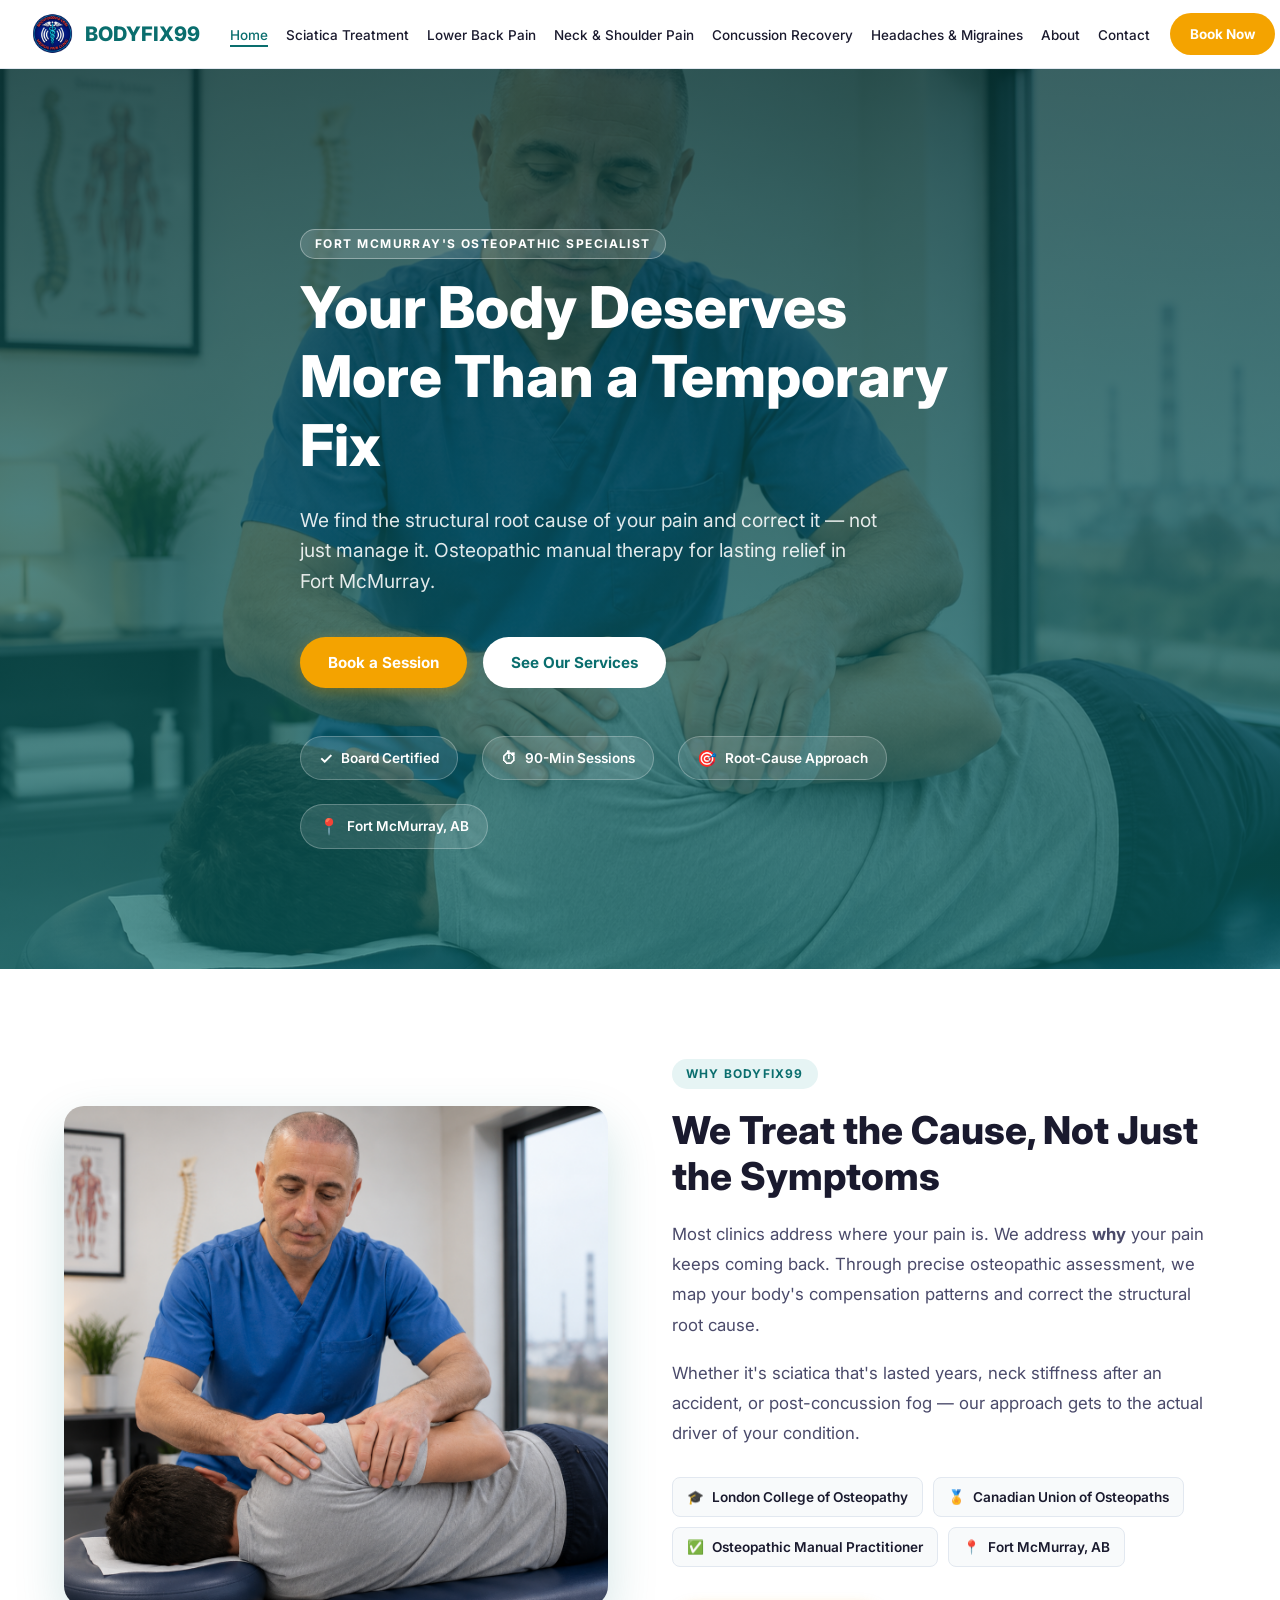
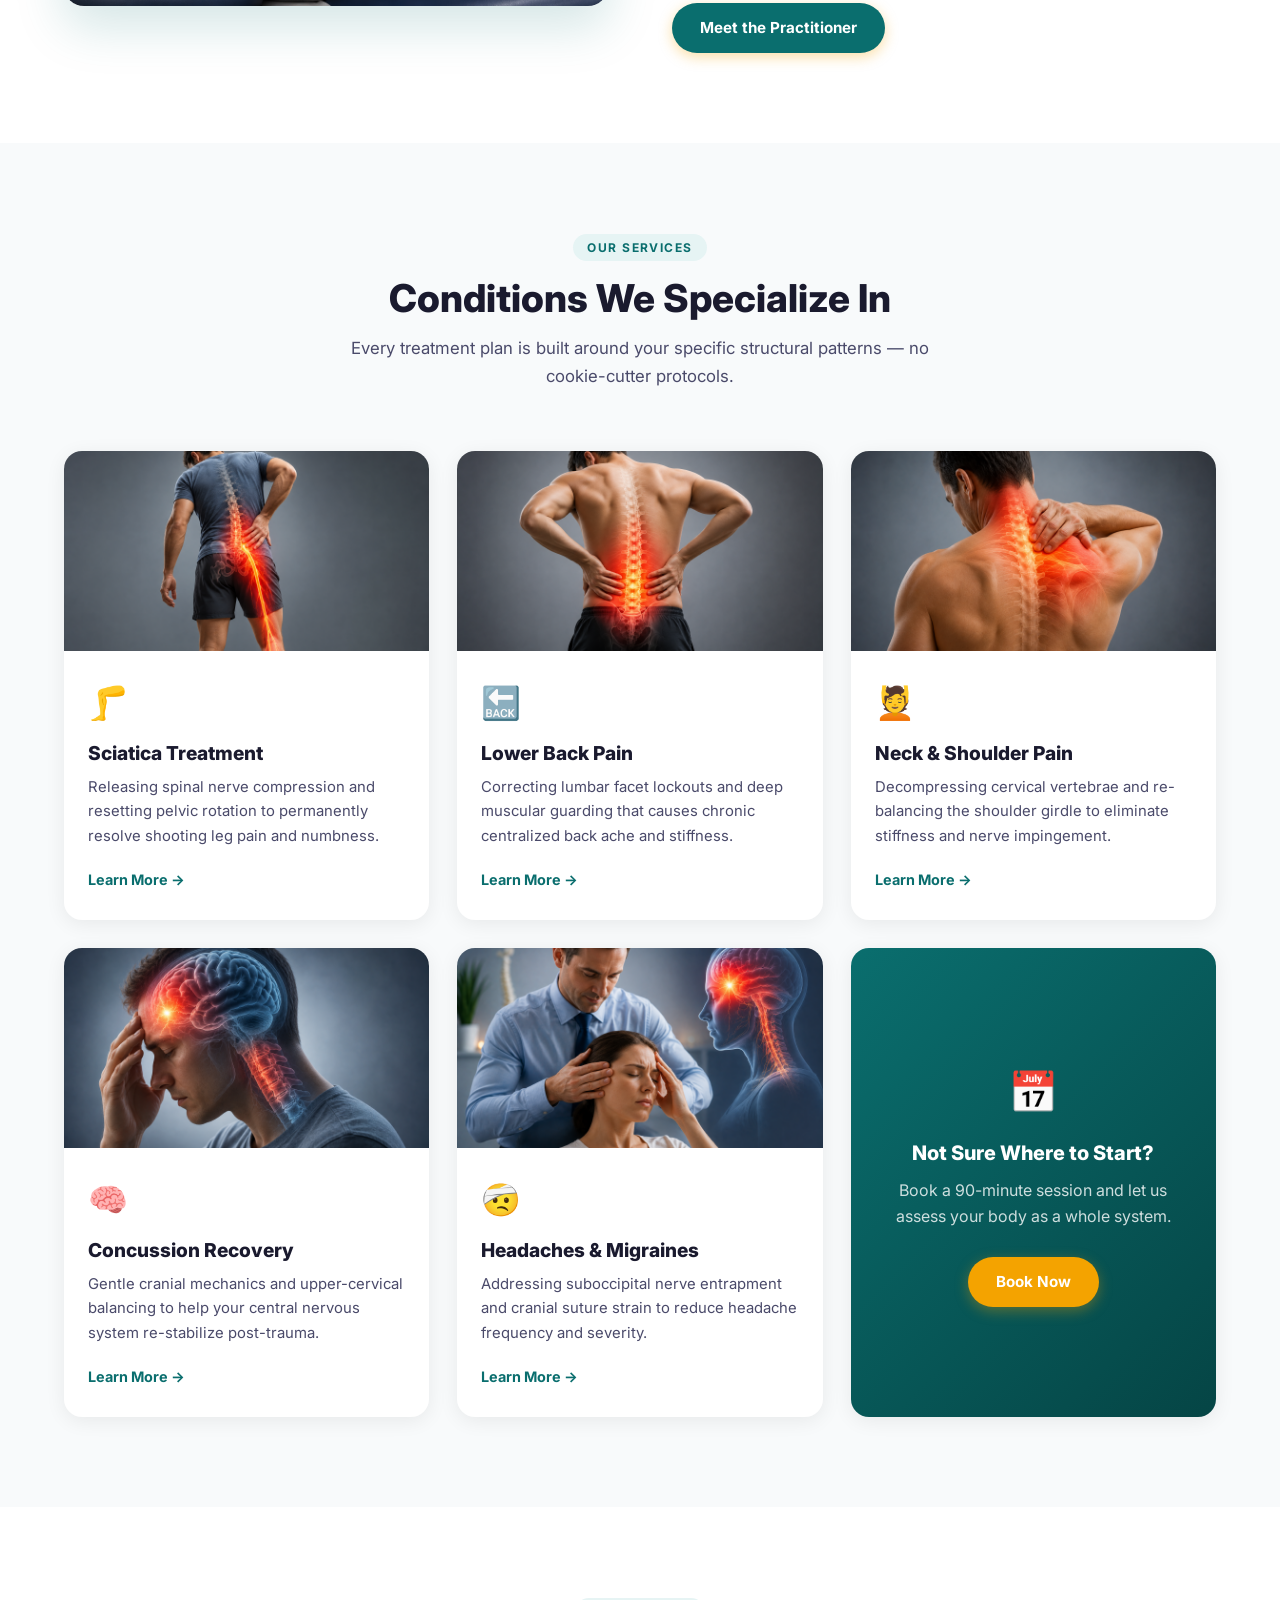
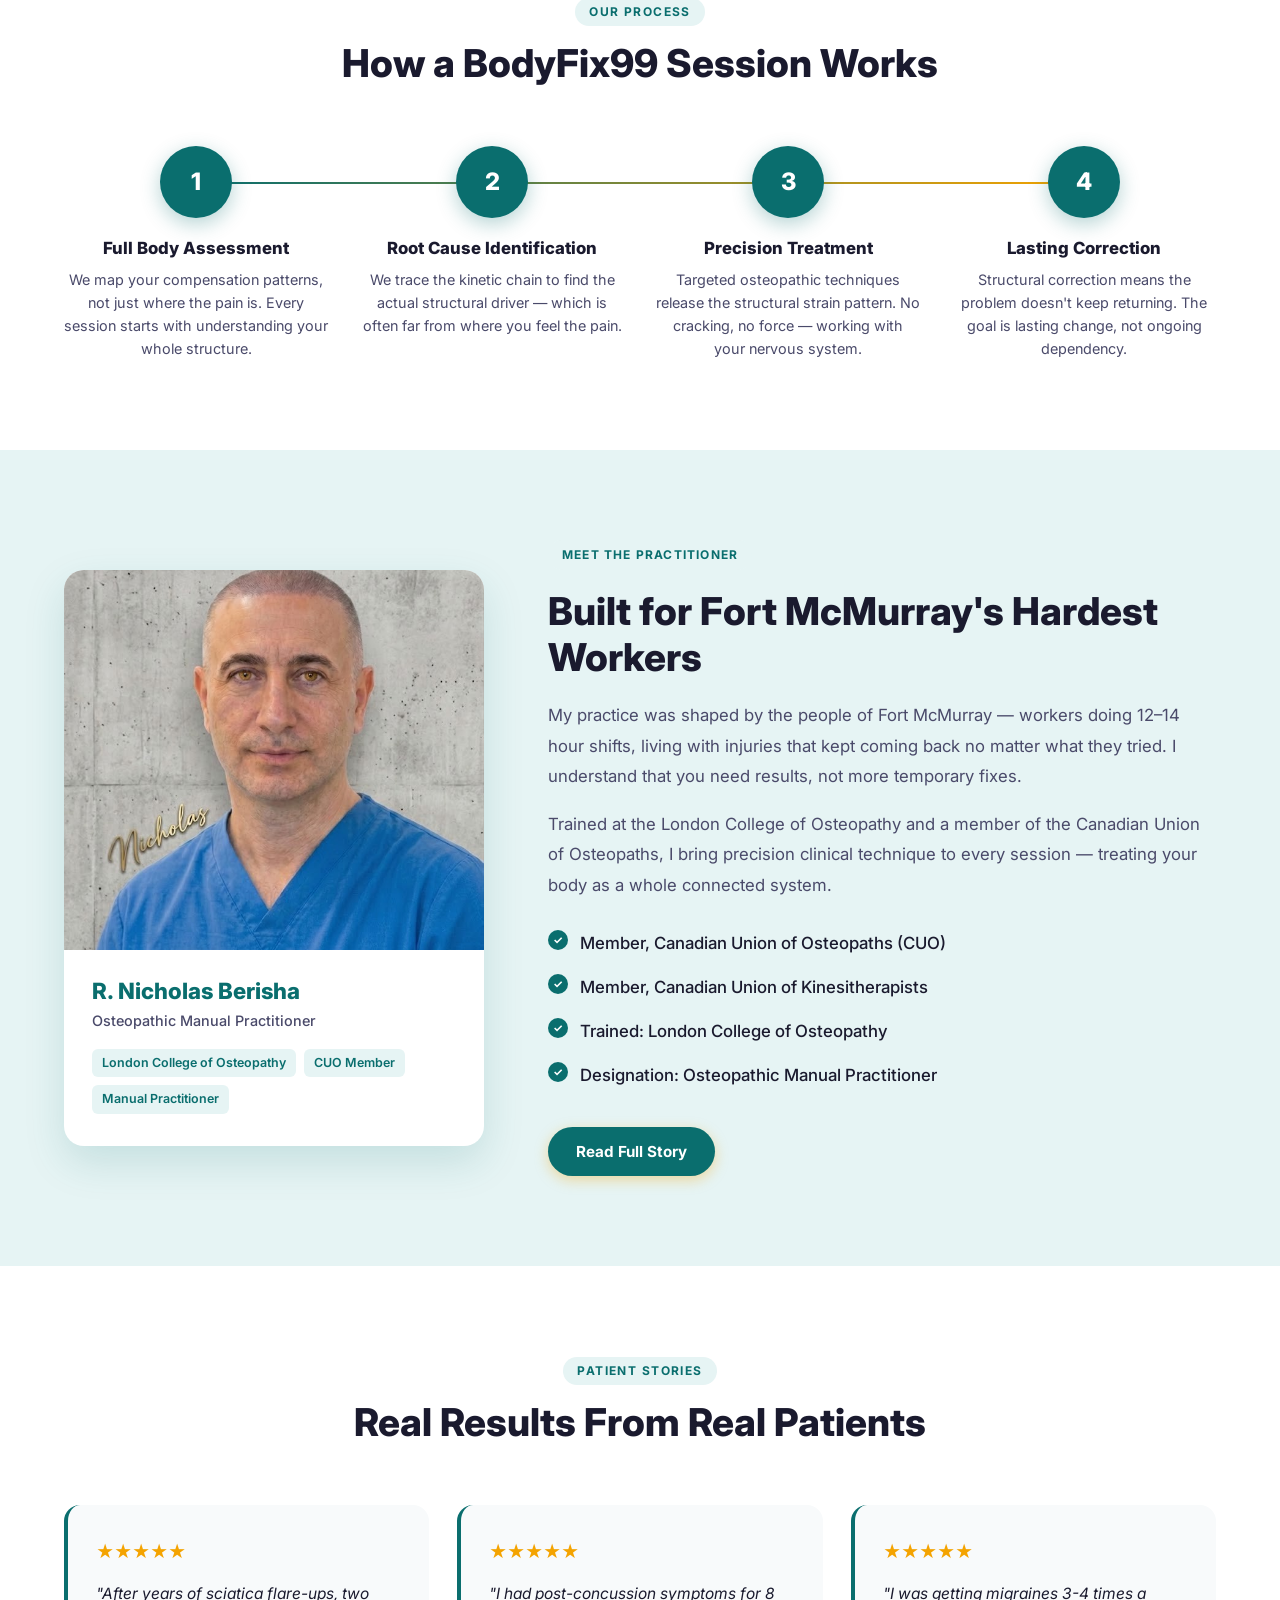
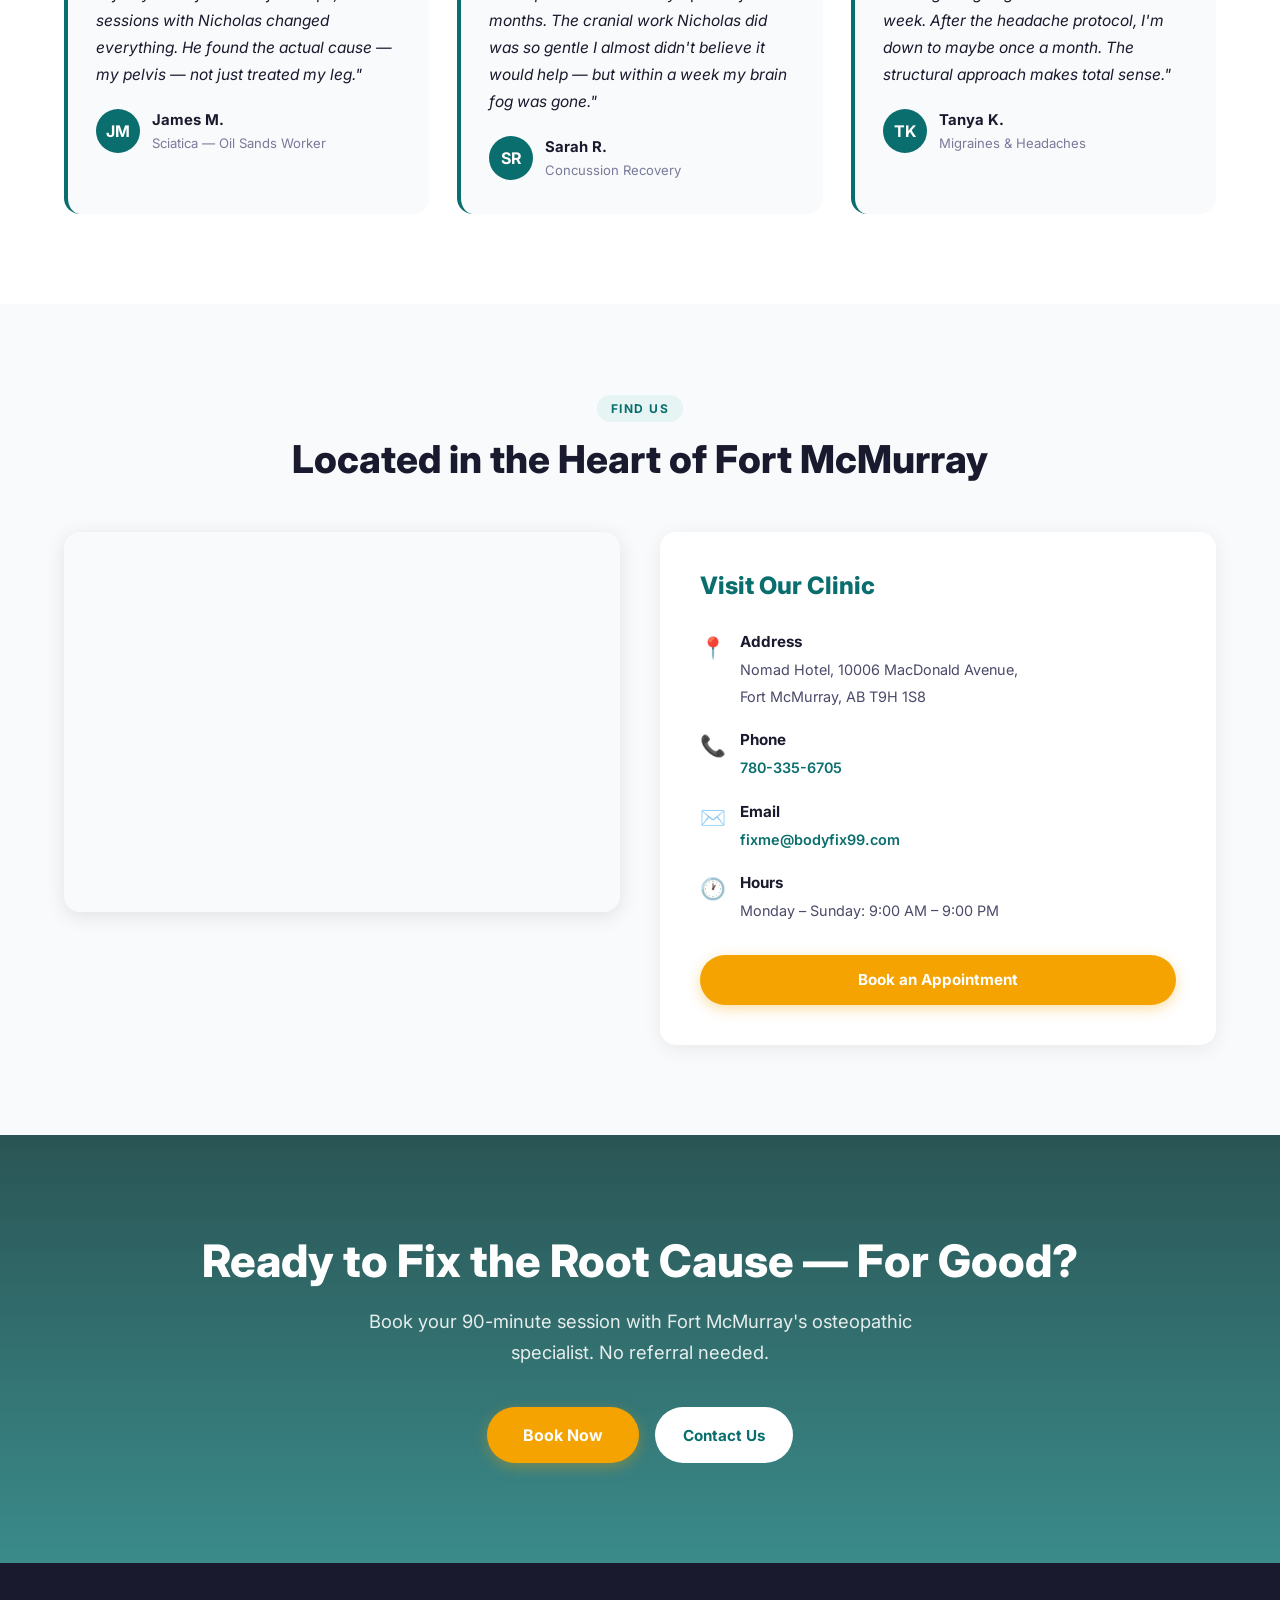
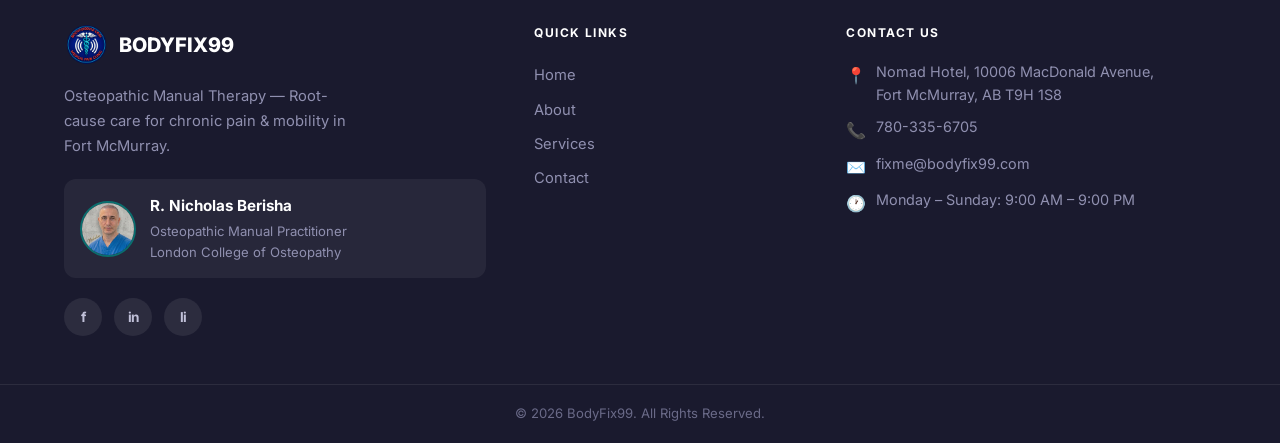
<file: index.html>
<!DOCTYPE html>
<html lang="en">

<head>
  <meta charset="UTF-8" />
  <meta name="viewport" content="width=device-width, initial-scale=1.0" />
  <title>BodyFix99 | Osteopathic Manual Therapy Fort McMurray</title>
  <meta name="description"
    content="Root-cause osteopathic care for chronic pain, sciatica, neck & shoulder pain, concussion recovery and migraines in Fort McMurray, AB." />
  <meta name="keywords"
    content="osteopath Fort McMurray, chronic pain relief Alberta, sciatica treatment, neck pain, concussion recovery, BodyFix99" />
  <meta name="robots" content="index, follow" />
  <meta property="og:title" content="BodyFix99 | Osteopathic Manual Therapy Fort McMurray" />
  <meta property="og:description"
    content="Root-cause osteopathic care for chronic pain, sciatica, neck & shoulder pain, concussion recovery and migraines in Fort McMurray." />
  <meta property="og:type" content="website" />
  <link rel="canonical" href="https://bodyfix99.ca/" />
  <link rel="icon" type="image/png"
    href="images/logo.png" />
  <link rel="preconnect" href="https://fonts.googleapis.com" />
  <link rel="preconnect" href="https://fonts.gstatic.com" crossorigin />
  <link rel="stylesheet" href="css/style.css" />

  <style>
    /* ── Hero Section ── */
    .hero-bg {
      min-height: 100vh;
      display: flex;
      align-items: center;
      position: relative;
      background:
        linear-gradient(rgba(5, 55, 55, 0.78), rgba(10, 110, 110, 0.65)),
        url('images/home.png') center / cover no-repeat;
      padding: 120px 0 80px;
    }

    .hero-bg .hero-content {
      max-width: 680px;
    }

    .hero-bg h1 {
      color: #fff;
      margin-bottom: 24px;
      font-size: clamp(2.4rem, 5vw, 3.6rem);
    }

    .hero-bg .hero-sub {
      color: rgba(255, 255, 255, 0.88);
      font-size: 1.2rem;
      margin-bottom: 40px;
    }

    .hero-trust-bar {
      display: flex;
      gap: 24px;
      flex-wrap: wrap;
      margin-top: 48px;
    }

    .trust-pill {
      display: flex;
      align-items: center;
      gap: 8px;
      background: rgba(255, 255, 255, 0.12);
      border: 1px solid rgba(255, 255, 255, 0.25);
      border-radius: 999px;
      padding: 8px 18px;
      color: #fff;
      font-size: .85rem;
      font-weight: 600;
    }

    .trust-pill span {
      font-size: 1rem;
    }

    /* ── Stats Bar ── */
    .stats-bar {
      background: #0a6e6e;
      padding: 32px 0;
    }

    .stats-inner {
      display: flex;
      justify-content: space-around;
      flex-wrap: wrap;
      gap: 24px;
      text-align: center;
    }

    .stat-item {
      color: #fff;
    }

    .stat-number {
      font-size: 2.4rem;
      font-weight: 800;
      color: #f4a300;
      line-height: 1;
      margin-bottom: 6px;
    }

    .stat-label {
      font-size: .85rem;
      color: rgba(255, 255, 255, 0.8);
      font-weight: 500;
    }

    /* ── Intro Split ── */
    .intro-section {
      padding: 90px 0;
      background: #fff;
    }

    .intro-grid {
      display: grid;
      grid-template-columns: 1fr 1fr;
      gap: 64px;
      align-items: center;
    }

    .intro-img {
      border-radius: 20px;
      box-shadow: 0 20px 50px rgba(10, 110, 110, 0.18);
      width: 100%;
      object-fit: cover;
      height: 500px;
    }

    .intro-tag {
      display: inline-block;
      font-size: .75rem;
      font-weight: 700;
      letter-spacing: .1em;
      text-transform: uppercase;
      color: #0a6e6e;
      background: #e6f4f4;
      padding: 5px 14px;
      border-radius: 999px;
      margin-bottom: 18px;
    }

    .intro-text h2 {
      margin-bottom: 20px;
    }

    .intro-text p {
      color: #4a4a6a;
      line-height: 1.8;
      margin-bottom: 18px;
      font-size: 1.05rem;
    }

    .cred-row {
      display: flex;
      flex-wrap: wrap;
      gap: 10px;
      margin-top: 28px;
    }

    .cred-badge {
      display: flex;
      align-items: center;
      gap: 8px;
      background: #f8fafb;
      border: 1px solid #e2e8f0;
      border-radius: 8px;
      padding: 8px 14px;
      font-size: .85rem;
      font-weight: 600;
      color: #1a1a2e;
    }

    .cred-badge span {
      color: #0a6e6e;
    }

    @media (max-width: 900px) {
      .intro-grid {
        grid-template-columns: 1fr;
        gap: 36px;
      }

      .intro-img {
        height: 320px;
      }
    }

    /* ── Services Section ── */
    .services-home {
      padding: 90px 0;
      background: #f8fafb;
    }

    .services-home .section-header {
      text-align: center;
      margin-bottom: 60px;
    }

    .services-home .section-header h2 {
      margin-bottom: 14px;
    }

    .services-home .section-header p {
      color: #4a4a6a;
      max-width: 580px;
      margin: 0 auto;
      font-size: 1.05rem;
    }

    .services-cards {
      display: grid;
      grid-template-columns: repeat(3, 1fr);
      gap: 28px;
    }

    .svc-card {
      background: #fff;
      border-radius: 18px;
      overflow: hidden;
      box-shadow: 0 4px 20px rgba(0, 0, 0, .07);
      transition: transform .28s ease, box-shadow .28s ease;
      display: flex;
      flex-direction: column;
    }

    .svc-card:hover {
      transform: translateY(-6px);
      box-shadow: 0 12px 32px rgba(10, 110, 110, .15);
    }

    .svc-card-img {
      width: 100%;
      height: 200px;
      object-fit: cover;
      display: block;
    }

    .svc-card-body {
      padding: 26px 24px 28px;
      flex: 1;
      display: flex;
      flex-direction: column;
    }

    .svc-icon {
      font-size: 2rem;
      margin-bottom: 12px;
    }

    .svc-card-body h3 {
      font-size: 1.2rem;
      color: #1a1a2e;
      margin-bottom: 10px;
    }

    .svc-card-body p {
      color: #4a4a6a;
      font-size: .93rem;
      line-height: 1.65;
      flex: 1;
      margin-bottom: 20px;
    }

    .svc-link {
      display: inline-flex;
      align-items: center;
      gap: 6px;
      color: #0a6e6e;
      font-weight: 700;
      font-size: .9rem;
    }

    .svc-link:hover {
      text-decoration: underline;
    }

    @media (max-width: 900px) {
      .services-cards {
        grid-template-columns: repeat(2, 1fr);
      }
    }

    @media (max-width: 580px) {
      .services-cards {
        grid-template-columns: 1fr;
      }
    }

    /* ── How It Works ── */
    .how-section {
      padding: 90px 0;
      background: #fff;
    }

    .how-section .section-header {
      text-align: center;
      margin-bottom: 60px;
    }

    .how-steps {
      display: grid;
      grid-template-columns: repeat(4, 1fr);
      gap: 32px;
      position: relative;
    }

    .how-steps::before {
      content: '';
      position: absolute;
      top: 36px;
      left: 12%;
      right: 12%;
      height: 2px;
      background: linear-gradient(90deg, #0a6e6e, #f4a300);
      z-index: 0;
    }

    .how-step {
      text-align: center;
      position: relative;
      z-index: 1;
    }

    .how-step-num {
      width: 72px;
      height: 72px;
      border-radius: 50%;
      background: #0a6e6e;
      color: #fff;
      font-size: 1.5rem;
      font-weight: 800;
      display: flex;
      align-items: center;
      justify-content: center;
      margin: 0 auto 20px;
      box-shadow: 0 6px 20px rgba(10, 110, 110, .3);
    }

    .how-step h3 {
      font-size: 1.05rem;
      color: #1a1a2e;
      margin-bottom: 10px;
    }

    .how-step p {
      font-size: .9rem;
      color: #4a4a6a;
      line-height: 1.6;
    }

    @media (max-width: 768px) {
      .how-steps {
        grid-template-columns: repeat(2, 1fr);
      }

      .how-steps::before {
        display: none;
      }
    }

    @media (max-width: 480px) {
      .how-steps {
        grid-template-columns: 1fr;
      }
    }

    /* ── Practitioner Section ── */
    .practitioner-section {
      padding: 90px 0;
      background: #e6f4f4;
    }

    .practitioner-grid {
      display: grid;
      grid-template-columns: 420px 1fr;
      gap: 64px;
      align-items: center;
    }

    .practitioner-card {
      background: #fff;
      border-radius: 20px;
      overflow: hidden;
      box-shadow: 0 16px 40px rgba(10, 110, 110, .15);
    }

    .practitioner-card img {
      width: 100%;
      height: 380px;
      object-fit: cover;
      display: block;
    }

    .practitioner-card-info {
      padding: 28px 28px 32px;
    }

    .practitioner-card-info h3 {
      font-size: 1.4rem;
      color: #0a6e6e;
      margin-bottom: 4px;
    }

    .practitioner-card-info .title {
      font-size: .9rem;
      color: #4a4a6a;
      margin-bottom: 16px;
      font-weight: 500;
    }

    .practitioner-card-info .badges {
      display: flex;
      flex-wrap: wrap;
      gap: 8px;
    }

    .p-badge {
      font-size: .78rem;
      font-weight: 600;
      color: #0a6e6e;
      background: #e6f4f4;
      border-radius: 6px;
      padding: 4px 10px;
    }

    .practitioner-text h2 {
      margin-bottom: 20px;
    }

    .practitioner-text p {
      color: #4a4a6a;
      font-size: 1.05rem;
      line-height: 1.8;
      margin-bottom: 18px;
    }

    .pract-points {
      display: flex;
      flex-direction: column;
      gap: 14px;
      margin: 28px 0 36px;
    }

    .pract-point {
      display: flex;
      gap: 12px;
      align-items: flex-start;
    }

    .pract-point .dot {
      width: 20px;
      height: 20px;
      border-radius: 50%;
      background: #0a6e6e;
      color: #fff;
      font-size: .7rem;
      display: flex;
      align-items: center;
      justify-content: center;
      flex-shrink: 0;
      margin-top: 2px;
      font-weight: 700;
    }

    .pract-point p {
      color: #1a1a2e;
      font-weight: 500;
      margin: 0;
    }

    @media (max-width: 960px) {
      .practitioner-grid {
        grid-template-columns: 1fr;
        gap: 40px;
      }

      .practitioner-card img {
        height: 280px;
      }
    }

    /* ── Testimonials ── */
    .testimonials-section {
      padding: 90px 0;
      background: #fff;
    }

    .testimonials-section .section-header {
      text-align: center;
      margin-bottom: 60px;
    }

    .testimonials-grid {
      display: grid;
      grid-template-columns: repeat(3, 1fr);
      gap: 28px;
    }

    .testi-card {
      background: #f8fafb;
      border-radius: 16px;
      padding: 32px 28px;
      border-left: 4px solid #0a6e6e;
      position: relative;
    }

    .testi-stars {
      color: #f4a300;
      font-size: 1.1rem;
      margin-bottom: 14px;
    }

    .testi-card blockquote {
      color: #1a1a2e;
      font-size: .97rem;
      line-height: 1.75;
      font-style: italic;
      margin-bottom: 20px;
    }

    .testi-author {
      display: flex;
      align-items: center;
      gap: 12px;
    }

    .testi-avatar {
      width: 44px;
      height: 44px;
      border-radius: 50%;
      background: #0a6e6e;
      color: #fff;
      display: flex;
      align-items: center;
      justify-content: center;
      font-weight: 700;
      font-size: 1rem;
      flex-shrink: 0;
    }

    .testi-name {
      font-weight: 700;
      color: #1a1a2e;
      font-size: .93rem;
    }

    .testi-condition {
      font-size: .82rem;
      color: #7a7a9a;
    }

    @media (max-width: 900px) {
      .testimonials-grid {
        grid-template-columns: 1fr;
      }
    }

    @media (max-width: 600px) {
      .testimonials-grid {
        grid-template-columns: 1fr;
      }
    }

    /* ── Location ── */
    .location-home {
      padding: 90px 0;
      background: #f8fafb;
    }

    .location-home .section-header {
      text-align: center;
      margin-bottom: 50px;
    }

    .location-home-grid {
      display: grid;
      grid-template-columns: 1fr 1fr;
      gap: 40px;
      align-items: start;
    }

    .location-home-grid iframe {
      width: 100%;
      height: 380px;
      border: none;
      border-radius: 16px;
      box-shadow: 0 4px 20px rgba(0, 0, 0, .1);
      display: block;
    }

    .location-info-card {
      background: #fff;
      border-radius: 16px;
      padding: 40px;
      box-shadow: 0 4px 20px rgba(0, 0, 0, .07);
    }

    .location-info-card h3 {
      font-size: 1.5rem;
      color: #0a6e6e;
      margin-bottom: 28px;
    }

    .loc-rows {
      display: flex;
      flex-direction: column;
      gap: 18px;
      margin-bottom: 32px;
    }

    .loc-row {
      display: flex;
      gap: 14px;
      align-items: flex-start;
    }

    .loc-row .icon {
      font-size: 1.3rem;
      flex-shrink: 0;
      margin-top: 2px;
    }

    .loc-row-text strong {
      display: block;
      color: #1a1a2e;
      font-size: .95rem;
      margin-bottom: 2px;
    }

    .loc-row-text span {
      color: #4a4a6a;
      font-size: .9rem;
    }

    .loc-row-text a {
      color: #0a6e6e;
      font-weight: 600;
    }

    @media (max-width: 900px) {
      .location-home-grid {
        grid-template-columns: 1fr;
      }
    }

    /* ── Final CTA ── */
    .final-cta {
      padding: 100px 0;
      background:
        linear-gradient(rgba(5, 55, 55, 0.85), rgba(10, 110, 110, 0.80)),
        url('https://images.unsplash.com/photo-1519823551278-64ac92734fb1?w=1400&q=80') center / cover no-repeat;
      text-align: center;
    }

    .final-cta h2 {
      color: #fff;
      font-size: clamp(2rem, 4vw, 2.8rem);
      margin-bottom: 18px;
    }

    .final-cta p {
      color: rgba(255, 255, 255, 0.88);
      font-size: 1.15rem;
      max-width: 580px;
      margin: 0 auto 40px;
    }

    .cta-btns {
      display: flex;
      gap: 16px;
      justify-content: center;
      flex-wrap: wrap;
    }

    .btn-white {
      display: inline-flex;
      align-items: center;
      justify-content: center;
      background: #fff;
      color: #0a6e6e;
      font-weight: 700;
      font-size: .95rem;
      padding: 13px 28px;
      border-radius: 999px;
      border: none;
      cursor: pointer;
      min-height: 44px;
      transition: all .28s ease;
    }

    .btn-white:hover {
      background: #e6f4f4;
      transform: translateY(-2px);
    }
  </style>
</head>

<body>

  <!-- ══ HEADER ══════════════════════════════════════════════ -->
  <header class="site-header" id="site-header">
    <div class="header-inner">
      <a class="header-logo" href="index.html">
        <img
          src="images/logo.png"
          alt="BodyFix99 Logo" height="45" onerror="this.style.display='none'">
        <span>BODYFIX99</span>
      </a>
      <nav class="header-nav">
        <ul>
          <li><a href="index.html" class="active">Home</a></li>
          <li><a href="sciatica-treatment.html">Sciatica Treatment</a></li>
          <li><a href="lower-back-pain.html">Lower Back Pain</a></li>
          <li><a href="neck-shoulder-pain.html">Neck &amp; Shoulder Pain</a></li>
          <li><a href="concussion-recovery.html">Concussion Recovery</a></li>
          <li><a href="headaches-migraines.html">Headaches &amp; Migraines</a></li>
          <li><a href="about.html">About</a></li>
          <li><a href="contact.html">Contact</a></li>
        </ul>
      </nav>
      <div class="header-cta">
        <a href="https://ramizosteopath.setmore.com/r" target="_blank" class="btn-booknow">Book Now</a>
      </div>
      <button class="nav-hamburger" aria-label="Toggle navigation" aria-expanded="false">☰</button>
    </div>
  </header>

  <main>

    <!-- ══ HERO ══════════════════════════════════════════════ -->
    <section class="hero-bg">
      <div class="container">
        <div class="hero-content">
          <span class="section-tag"
            style="background:rgba(255,255,255,0.15);color:#fff;border:1px solid rgba(255,255,255,0.35);">Fort
            McMurray's Osteopathic Specialist</span>
          <h1>Your Body Deserves More Than a Temporary Fix</h1>
          <p class="hero-sub">We find the structural root cause of your pain and correct it — not just manage it.
            Osteopathic manual therapy for lasting relief in Fort McMurray.</p>
          <div style="display:flex;gap:16px;flex-wrap:wrap;">
            <a href="https://ramizosteopath.setmore.com/r" target="_blank" class="btn-accent"
              style="background:#f4a300;color:#fff;">Book a Session</a>
            <a href="#services" class="btn-white">See Our Services</a>
          </div>
          <div class="hero-trust-bar">
            <div class="trust-pill"><span>✓</span> Board Certified</div>
            <div class="trust-pill"><span>⏱</span> 90-Min Sessions</div>
            <div class="trust-pill"><span>🎯</span> Root-Cause Approach</div>
            <div class="trust-pill"><span>📍</span> Fort McMurray, AB</div>
          </div>
        </div>
      </div>
    </section>

    <!-- ══ STATS BAR ════════════════════════════════════════ -->

    <!-- ══ INTRO / ABOUT ════════════════════════════════════ -->
    <section class="intro-section">
      <div class="container">
        <div class="intro-grid">
          <div>
            <img src="images/home.png"
              alt="Osteopathic treatment session" class="intro-img" loading="lazy">
          </div>
          <div class="intro-text">
            <span class="intro-tag">Why BodyFix99</span>
            <h2>We Treat the Cause, Not Just the Symptoms</h2>
            <p>Most clinics address where your pain is. We address <strong>why</strong> your pain keeps coming back.
              Through precise osteopathic assessment, we map your body's compensation patterns and correct the
              structural root cause.</p>
            <p>Whether it's sciatica that's lasted years, neck stiffness after an accident, or post-concussion fog — our
              approach gets to the actual driver of your condition.</p>
            <div class="cred-row">
              <div class="cred-badge"><span>🎓</span> London College of Osteopathy</div>
              <div class="cred-badge"><span>🏅</span> Canadian Union of Osteopaths</div>
              <div class="cred-badge"><span>✅</span> Osteopathic Manual Practitioner</div>
              <div class="cred-badge"><span>📍</span> Fort McMurray, AB</div>
            </div>
            <div style="margin-top:36px;">
              <a href="about.html" class="btn-accent" style="background:#0a6e6e;color:#fff;">Meet the Practitioner</a>
            </div>
          </div>
        </div>
      </div>
    </section>

    <!-- ══ SERVICES ══════════════════════════════════════════ -->
    <section class="services-home" id="services">
      <div class="container">
        <div class="section-header">
          <span class="section-tag">Our Services</span>
          <h2>Conditions We Specialize In</h2>
          <p>Every treatment plan is built around your specific structural patterns — no cookie-cutter protocols.</p>
        </div>
        <div class="services-cards">

          <div class="svc-card">
            <img src="images/t2.png" alt="Sciatica Treatment" class="svc-card-img" loading="lazy">
            <div class="svc-card-body">
              <div class="svc-icon">🦵</div>
              <h3>Sciatica Treatment</h3>
              <p>Releasing spinal nerve compression and resetting pelvic rotation to permanently resolve shooting leg
                pain and numbness.</p>
              <a href="sciatica-treatment.html" class="svc-link">Learn More →</a>
            </div>
          </div>

          <div class="svc-card">
            <img src="images/t3.png" alt="Lower Back Pain" class="svc-card-img" loading="lazy">
            <div class="svc-card-body">
              <div class="svc-icon">🔙</div>
              <h3>Lower Back Pain</h3>
              <p>Correcting lumbar facet lockouts and deep muscular guarding that causes chronic centralized back ache
                and stiffness.</p>
              <a href="lower-back-pain.html" class="svc-link">Learn More →</a>
            </div>
          </div>

          <div class="svc-card">
            <img src="images/t4.png" alt="Neck and Shoulder Pain" class="svc-card-img" loading="lazy">
            <div class="svc-card-body">
              <div class="svc-icon">💆</div>
              <h3>Neck &amp; Shoulder Pain</h3>
              <p>Decompressing cervical vertebrae and re-balancing the shoulder girdle to eliminate stiffness and nerve
                impingement.</p>
              <a href="neck-shoulder-pain.html" class="svc-link">Learn More →</a>
            </div>
          </div>

          <div class="svc-card">
            <img src="images/t5.png" alt="Concussion Recovery" class="svc-card-img" loading="lazy">
            <div class="svc-card-body">
              <div class="svc-icon">🧠</div>
              <h3>Concussion Recovery</h3>
              <p>Gentle cranial mechanics and upper-cervical balancing to help your central nervous system re-stabilize
                post-trauma.</p>
              <a href="concussion-recovery.html" class="svc-link">Learn More →</a>
            </div>
          </div>

          <div class="svc-card">
            <img src="images/t6.png" alt="Headaches and Migraines" class="svc-card-img" loading="lazy">
            <div class="svc-card-body">
              <div class="svc-icon">🤕</div>
              <h3>Headaches &amp; Migraines</h3>
              <p>Addressing suboccipital nerve entrapment and cranial suture strain to reduce headache frequency and
                severity.</p>
              <a href="headaches-migraines.html" class="svc-link">Learn More →</a>
            </div>
          </div>

          <!-- CTA card -->
          <div class="svc-card"
            style="background:linear-gradient(135deg,#0a6e6e,#054545);justify-content:center;align-items:center;padding:40px 28px;text-align:center;">
            <div style="color:#f4a300;font-size:2.5rem;margin-bottom:16px;">📅</div>
            <h3 style="color:#fff;margin-bottom:12px;">Not Sure Where to Start?</h3>
            <p style="color:rgba(255,255,255,0.8);margin-bottom:28px;">Book a 90-minute session and let us assess your
              body as a whole system.</p>
            <a href="https://ramizosteopath.setmore.com/r" target="_blank" class="btn-accent"
              style="background:#f4a300;color:#fff;">Book Now</a>
          </div>

        </div>
      </div>
    </section>

    <!-- ══ HOW IT WORKS ══════════════════════════════════════ -->
    <section class="how-section">
      <div class="container">
        <div class="section-header">
          <span class="section-tag">Our Process</span>
          <h2>How a BodyFix99 Session Works</h2>
        </div>
        <div class="how-steps">
          <div class="how-step">
            <div class="how-step-num">1</div>
            <h3>Full Body Assessment</h3>
            <p>We map your compensation patterns, not just where the pain is. Every session starts with understanding
              your whole structure.</p>
          </div>
          <div class="how-step">
            <div class="how-step-num">2</div>
            <h3>Root Cause Identification</h3>
            <p>We trace the kinetic chain to find the actual structural driver — which is often far from where you feel
              the pain.</p>
          </div>
          <div class="how-step">
            <div class="how-step-num">3</div>
            <h3>Precision Treatment</h3>
            <p>Targeted osteopathic techniques release the structural strain pattern. No cracking, no force — working
              with your nervous system.</p>
          </div>
          <div class="how-step">
            <div class="how-step-num">4</div>
            <h3>Lasting Correction</h3>
            <p>Structural correction means the problem doesn't keep returning. The goal is lasting change, not ongoing
              dependency.</p>
          </div>
        </div>
      </div>
    </section>

    <!-- ══ PRACTITIONER ══════════════════════════════════════ -->
    <section class="practitioner-section">
      <div class="container">
        <div class="practitioner-grid">
          <div class="practitioner-card">
            <img src="images/nicholas-berisha.jpeg" alt="R. Nicholas Berisha - Osteopathic Practitioner" loading="lazy">
            <div class="practitioner-card-info">
              <h3>R. Nicholas Berisha</h3>
              <p class="title">Osteopathic Manual Practitioner</p>
              <div class="badges">
                <span class="p-badge">London College of Osteopathy</span>
                <span class="p-badge">CUO Member</span>
                <span class="p-badge">Manual Practitioner</span>
              </div>
            </div>
          </div>
          <div class="practitioner-text">
            <span class="intro-tag">Meet the Practitioner</span>
            <h2>Built for Fort McMurray's Hardest Workers</h2>
            <p>My practice was shaped by the people of Fort McMurray — workers doing 12–14 hour shifts, living with
              injuries that kept coming back no matter what they tried. I understand that you need results, not more
              temporary fixes.</p>
            <p>Trained at the London College of Osteopathy and a member of the Canadian Union of Osteopaths, I bring
              precision clinical technique to every session — treating your body as a whole connected system.</p>
            <div class="pract-points">
              <div class="pract-point">
                <div class="dot">✓</div>
                <p>Member, Canadian Union of Osteopaths (CUO)</p>
              </div>
              <div class="pract-point">
                <div class="dot">✓</div>
                <p>Member, Canadian Union of Kinesitherapists</p>
              </div>
              <div class="pract-point">
                <div class="dot">✓</div>
                <p>Trained: London College of Osteopathy</p>
              </div>
              <div class="pract-point">
                <div class="dot">✓</div>
                <p>Designation: Osteopathic Manual Practitioner</p>
              </div>
            </div>
            <a href="about.html" class="btn-accent" style="background:#0a6e6e;color:#fff;">Read Full Story</a>
          </div>
        </div>
      </div>
    </section>

    <!-- ══ TESTIMONIALS ══════════════════════════════════════ -->
    <section class="testimonials-section">
      <div class="container">
        <div class="section-header">
          <span class="section-tag">Patient Stories</span>
          <h2>Real Results From Real Patients</h2>
        </div>
        <div class="testimonials-grid">
          <div class="testi-card">
            <div class="testi-stars">★★★★★</div>
            <blockquote>"After years of sciatica flare-ups, two sessions with Nicholas changed everything. He found the
              actual cause — my pelvis — not just treated my leg."</blockquote>
            <div class="testi-author">
              <div class="testi-avatar">JM</div>
              <div>
                <div class="testi-name">James M.</div>
                <div class="testi-condition">Sciatica — Oil Sands Worker</div>
              </div>
            </div>
          </div>
          <div class="testi-card">
            <div class="testi-stars">★★★★★</div>
            <blockquote>"I had post-concussion symptoms for 8 months. The cranial work Nicholas did was so gentle I
              almost didn't believe it would help — but within a week my brain fog was gone."</blockquote>
            <div class="testi-author">
              <div class="testi-avatar">SR</div>
              <div>
                <div class="testi-name">Sarah R.</div>
                <div class="testi-condition">Concussion Recovery</div>
              </div>
            </div>
          </div>
          <div class="testi-card">
            <div class="testi-stars">★★★★★</div>
            <blockquote>"I was getting migraines 3-4 times a week. After the headache protocol, I'm down to maybe once a
              month. The structural approach makes total sense."</blockquote>
            <div class="testi-author">
              <div class="testi-avatar">TK</div>
              <div>
                <div class="testi-name">Tanya K.</div>
                <div class="testi-condition">Migraines &amp; Headaches</div>
              </div>
            </div>
          </div>
        </div>
      </div>
    </section>

    <!-- ══ LOCATION ══════════════════════════════════════════ -->
    <section class="location-home">
      <div class="container">
        <div class="section-header">
          <span class="section-tag">Find Us</span>
          <h2>Located in the Heart of Fort McMurray</h2>
        </div>
        <div class="location-home-grid">
          <iframe
            src="https://www.google.com/maps/embed?pb=!1m18!1m12!1m3!1d2339.123456!2d-111.3801!3d56.7265!2m3!1f0!2f0!3f0!3m2!1i1024!2i768!4f13.1!3m3!1m2!1s0x0%3A0x0!2sNomad+Hotel+Fort+McMurray!5e0!3m2!1sen!2sca!4v1"
            allowfullscreen loading="lazy" referrerpolicy="no-referrer-when-downgrade" title="BodyFix99 Location Map">
          </iframe>
          <div class="location-info-card">
            <h3>Visit Our Clinic</h3>
            <div class="loc-rows">
              <div class="loc-row">
                <span class="icon">📍</span>
                <div class="loc-row-text">
                  <strong>Address</strong>
                  <span>Nomad Hotel, 10006 MacDonald Avenue,<br>Fort McMurray, AB T9H 1S8</span>
                </div>
              </div>
              <div class="loc-row">
                <span class="icon">📞</span>
                <div class="loc-row-text">
                  <strong>Phone</strong>
                  <span><a href="tel:7803356705">780-335-6705</a></span>
                </div>
              </div>
              <div class="loc-row">
                <span class="icon">✉️</span>
                <div class="loc-row-text">
                  <strong>Email</strong>
                  <span><a href="mailto:fixme@bodyfix99.com">fixme@bodyfix99.com</a></span>
                </div>
              </div>
              <div class="loc-row">
                <span class="icon">🕐</span>
                <div class="loc-row-text">
                  <strong>Hours</strong>
                  <span>Monday – Sunday: 9:00 AM – 9:00 PM</span>
                </div>
              </div>
            </div>
            <a href="https://ramizosteopath.setmore.com/r" target="_blank" class="btn-accent"
              style="background:#f4a300;color:#fff;width:100%;justify-content:center;">Book an Appointment</a>
          </div>
        </div>
      </div>
    </section>

    <!-- ══ FINAL CTA ════════════════════════════════════════ -->
    <section class="final-cta">
      <div class="container">
        <h2>Ready to Fix the Root Cause — For Good?</h2>
        <p>Book your 90-minute session with Fort McMurray's osteopathic specialist. No referral needed.</p>
        <div class="cta-btns">
          <a href="https://ramizosteopath.setmore.com/r" target="_blank" class="btn-accent"
            style="background:#f4a300;color:#fff;padding:15px 36px;font-size:1rem;">Book Now</a>
          <a href="contact.html" class="btn-white">Contact Us</a>
        </div>
      </div>
    </section>

  </main>

  <!-- ══ FOOTER ══════════════════════════════════════════════ -->
  <footer class="site-footer">
    <div class="container">
      <div class="footer-grid">

        <div class="footer-brand">
          <div style="display:flex;align-items:center;gap:10px;margin-bottom:16px;">
            <img style="height:45px;width:auto;"
              src="images/logo.png"
              alt="BodyFix99 Logo" onerror="this.style.display='none'" />
            <span style="font-size:20px;font-weight:800;color:#ffffff;">BODYFIX99</span>
          </div>
          <p class="footer-tagline">Osteopathic Manual Therapy — Root-cause care for chronic pain &amp; mobility in Fort
            McMurray.</p>
          <div
            style="display:flex;align-items:center;gap:14px;margin:20px 0;background:rgba(255,255,255,0.06);border-radius:12px;padding:14px 16px;">
            <img src="images/nicholas-berisha.jpeg" alt="R. Nicholas Berisha"
              style="width:56px;height:56px;border-radius:50%;object-fit:cover;border:2px solid #0a6e6e;flex-shrink:0;"
              onerror="this.style.display='none'" />
            <div>
              <p style="font-weight:700;color:#ffffff;font-size:.95rem;margin-bottom:2px;">R. Nicholas Berisha</p>
              <p style="font-size:.82rem;color:#9090b0;">Osteopathic Manual Practitioner</p>
              <p style="font-size:.82rem;color:#9090b0;">London College of Osteopathy</p>
            </div>
          </div>
          <div class="footer-social">
            <a class="social-icon" href="https://facebook.com/bodyfix99" target="_blank" rel="noopener"
              aria-label="Facebook">f</a>
            <a class="social-icon" href="https://instagram.com/bodyfix99" target="_blank" rel="noopener"
              aria-label="Instagram">in</a>
            <a class="social-icon" href="https://linkedin.com/company/bodyfix99" target="_blank" rel="noopener"
              aria-label="LinkedIn">li</a>
          </div>
        </div>

        <div>
          <p class="footer-heading">Quick Links</p>
          <ul class="footer-links">
            <li><a href="index.html">Home</a></li>
            <li><a href="about.html">About</a></li>
            <li><a href="index.html#services">Services</a></li>
            <li><a href="contact.html">Contact</a></li>
          </ul>
        </div>

        <div>
          <p class="footer-heading">Contact Us</p>
          <div class="footer-contact">
            <div class="footer-contact-item">
              <span class="icon">📍</span>
              <span>Nomad Hotel, 10006 MacDonald Avenue,<br />Fort McMurray, AB T9H 1S8</span>
            </div>
            <div class="footer-contact-item">
              <span class="icon">📞</span>
              <span><a href="tel:7803356705" style="color:inherit;">780-335-6705</a></span>
            </div>
            <div class="footer-contact-item">
              <span class="icon">✉️</span>
              <span><a href="mailto:fixme@bodyfix99.com" style="color:inherit;">fixme@bodyfix99.com</a></span>
            </div>
            <div class="footer-contact-item">
              <span class="icon">🕐</span>
              <span>Monday – Sunday: 9:00 AM – 9:00 PM</span>
            </div>
          </div>
        </div>

      </div>
    </div>
    <div class="footer-bottom">
      <div class="container">
        <p>© 2026 BodyFix99. All Rights Reserved.</p>
      </div>
    </div>
  </footer>

  <script src="js/main.js"></script>
</body>

</html>
</file>
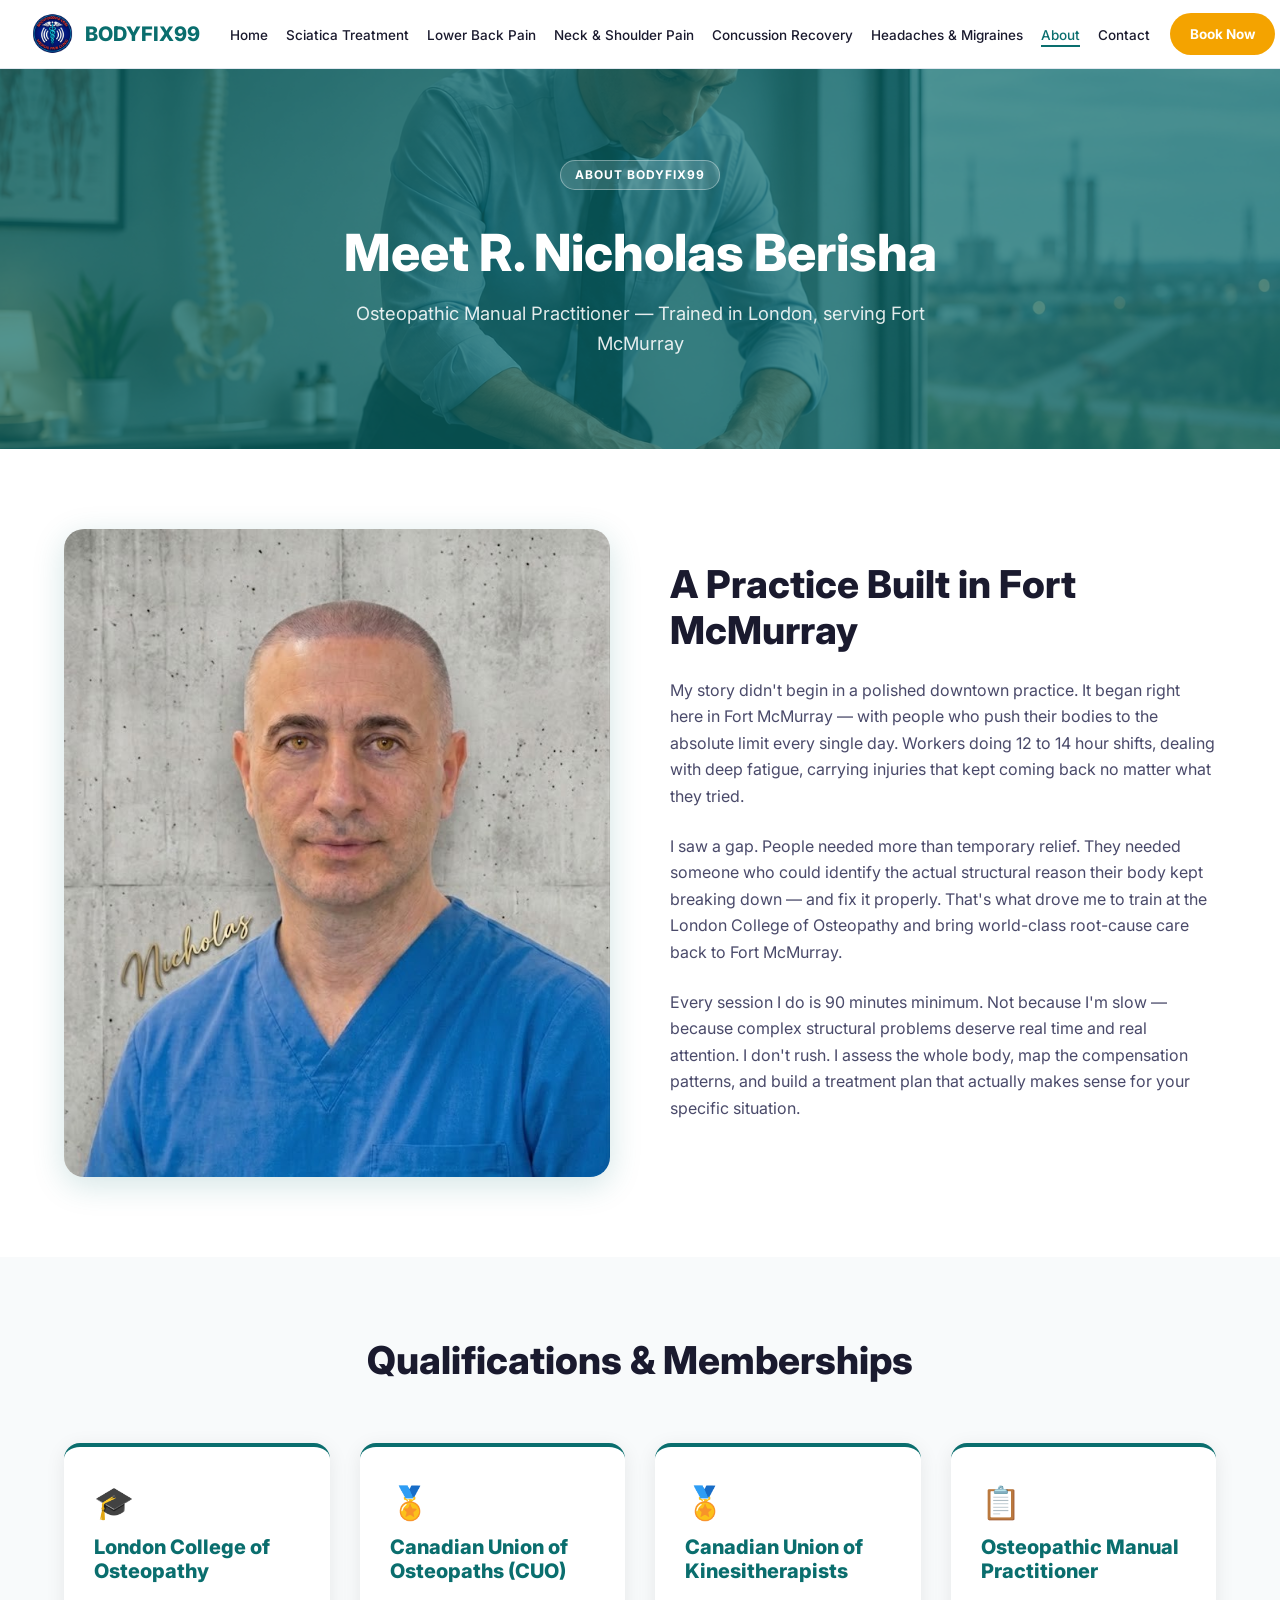
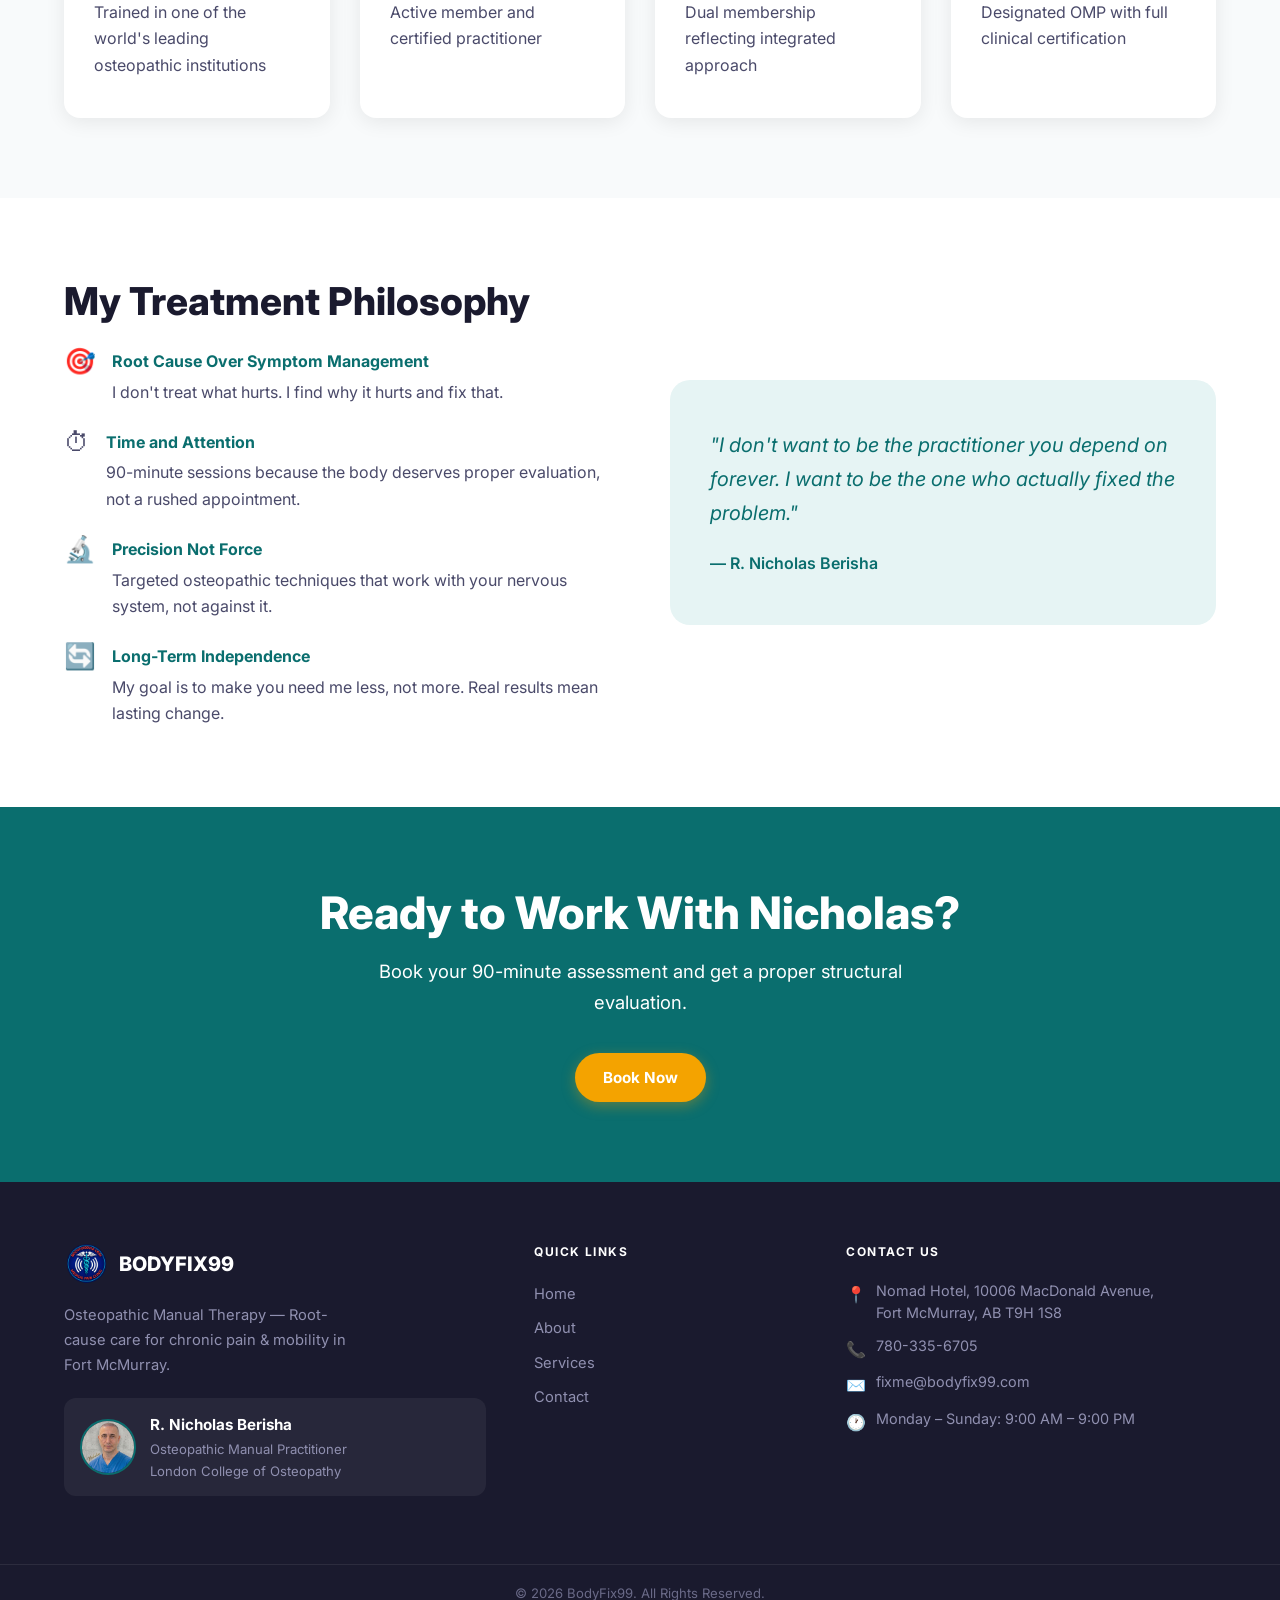
<file: about.html>
<!DOCTYPE html>
<html lang="en">

<head>
  <meta charset="UTF-8" />
  <meta name="viewport" content="width=device-width, initial-scale=1.0" />
  <title>About R. Nicholas Berisha | BodyFix99 Fort McMurray</title>
  <meta name="description"
    content="Osteopathic Manual Practitioner — Trained in London, serving Fort McMurray. Meet R. Nicholas Berisha and learn about the BodyFix99 approach." />
  <meta name="keywords"
    content="Nicholas Berisha osteopath, BodyFix99 about, London College of Osteopathy, Fort McMurray osteopathic practitioner, CUO member" />
  <meta name="robots" content="index, follow" />
  <meta property="og:title" content="About R. Nicholas Berisha | BodyFix99 Fort McMurray" />
  <meta property="og:description"
    content="Osteopathic Manual Practitioner — Trained in London, serving Fort McMurray." />
  <meta property="og:type" content="website" />
  <link rel="canonical" href="https://bodyfix99.ca/about.html" />
  <link rel="icon" type="image/png"
    href="images/logo.png" />
  <link rel="preconnect" href="https://fonts.googleapis.com" />
  <link rel="preconnect" href="https://fonts.gstatic.com" crossorigin />
  <link rel="preload" href="css/style.css" as="style" />
  <link rel="stylesheet" href="css/style.css" />
</head>

<body>

  <!-- ══ HEADER ══════════════════════════════════════════════ -->
  <header class="site-header" id="site-header">
    <div class="header-inner">
      <a class="header-logo" href="index.html">
        <img
          src="images/logo.png"
          alt="BodyFix99 Logo" height="45" onerror="this.style.display='none'">
        <span>BODYFIX99</span>
      </a>

      <nav class="header-nav">
        <ul>
          <li><a href="index.html">Home</a></li>
          <li><a href="sciatica-treatment.html">Sciatica Treatment</a></li>
          <li><a href="lower-back-pain.html">Lower Back Pain</a></li>
          <li><a href="neck-shoulder-pain.html">Neck &amp; Shoulder Pain</a></li>
          <li><a href="concussion-recovery.html">Concussion Recovery</a></li>
          <li><a href="headaches-migraines.html">Headaches &amp; Migraines</a></li>
          <li><a href="about.html">About</a></li>
          <li><a href="contact.html">Contact</a></li>
        </ul>
      </nav>

      <div class="header-cta">
        <a href="https://ramizosteopath.setmore.com/r" target="_blank" class="btn-booknow">Book Now</a>
      </div>

      <button class="nav-hamburger" aria-label="Toggle navigation" aria-expanded="false">☰</button>
    </div>
  </header>

  <!-- ══ MAIN ════════════════════════════════════════════════ -->
  <main>

    <!-- SECTION 1 — PAGE HERO -->
    <section style="
      position: relative;
      height: 380px;
      overflow: hidden;
      display: flex;
      align-items: center;
      justify-content: center;
    ">
      <!-- Background image — cropped to fixed height just like contact page -->
      <div style="
        position: absolute;
        inset: 0;
        background: url('images/t7.png') center 30%/cover no-repeat;
      "></div>

      <!-- Teal overlay matching brand -->
      <div style="
        position: absolute;
        inset: 0;
        background: rgba(10, 110, 110, 0.70);
      "></div>

      <!-- Hero content -->
      <div class="container" style="
        position: relative;
        z-index: 1;
        text-align: center;
        padding: 0 20px;
      ">
        <span class="section-tag" style="
          background: rgba(255,255,255,0.15);
          color: #fff;
          border: 1px solid rgba(255,255,255,0.35);
          letter-spacing: 0.08em;
        ">About BodyFix99</span>

        <h1 style="color: #fff; margin-top: 18px; margin-bottom: 16px;">Meet R. Nicholas Berisha</h1>

        <p class="hero-sub" style="color: rgba(255,255,255,0.88); max-width: 600px; margin: 0 auto;">
          Osteopathic Manual Practitioner — Trained in London, serving Fort McMurray
        </p>
      </div>
    </section>

    <!-- SECTION 2 — STORY -->
    <section class="split-section">
      <div class="container">
        <div class="split-grid">
          <div class="split-image">
            <img src="images/nicholas-berisha.jpeg" alt="R. Nicholas Berisha — Osteopathic Manual Practitioner"
              class="split-img" style="border-radius:20px; width:100%; box-shadow: 0 8px 32px rgba(10,110,110,0.18);">
          </div>
          <div class="split-text">
            <h2>A Practice Built in Fort McMurray</h2>
            <p>My story didn't begin in a polished downtown practice. It began right here in Fort McMurray — with people
              who push their bodies to the absolute limit every single day. Workers doing 12 to 14 hour shifts, dealing
              with deep fatigue, carrying injuries that kept coming back no matter what they tried.</p>
            <p>I saw a gap. People needed more than temporary relief. They needed someone who could identify the actual
              structural reason their body kept breaking down — and fix it properly. That's what drove me to train at
              the London College of Osteopathy and bring world-class root-cause care back to Fort McMurray.</p>
            <p>Every session I do is 90 minutes minimum. Not because I'm slow — because complex structural problems
              deserve real time and real attention. I don't rush. I assess the whole body, map the compensation
              patterns, and build a treatment plan that actually makes sense for your specific situation.</p>
          </div>
        </div>
      </div>
    </section>

    <!-- SECTION 3 — CREDENTIALS -->
    <section class="steps-section" style="background:#f8fafb;">
      <div class="container">
        <h2 style="text-align:center;">Qualifications &amp; Memberships</h2>
        <div class="steps-grid" style="grid-template-columns: repeat(auto-fit, minmax(220px, 1fr)); margin-top:40px;">
          <div class="step-card"
            style="background:#fff; border-top: 4px solid #0a6e6e; border-radius:16px; box-shadow: 0 4px 20px rgba(0,0,0,0.08);">
            <div class="step-number"
              style="font-size:2rem; background:none; color:#0a6e6e; width:auto; height:auto; border-radius:0;">🎓</div>
            <h3 class="step-title">London College of Osteopathy</h3>
            <p>Trained in one of the world's leading osteopathic institutions</p>
          </div>
          <div class="step-card"
            style="background:#fff; border-top: 4px solid #0a6e6e; border-radius:16px; box-shadow: 0 4px 20px rgba(0,0,0,0.08);">
            <div class="step-number"
              style="font-size:2rem; background:none; color:#0a6e6e; width:auto; height:auto; border-radius:0;">🏅</div>
            <h3 class="step-title">Canadian Union of Osteopaths (CUO)</h3>
            <p>Active member and certified practitioner</p>
          </div>
          <div class="step-card"
            style="background:#fff; border-top: 4px solid #0a6e6e; border-radius:16px; box-shadow: 0 4px 20px rgba(0,0,0,0.08);">
            <div class="step-number"
              style="font-size:2rem; background:none; color:#0a6e6e; width:auto; height:auto; border-radius:0;">🏅</div>
            <h3 class="step-title">Canadian Union of Kinesitherapists</h3>
            <p>Dual membership reflecting integrated approach</p>
          </div>
          <div class="step-card"
            style="background:#fff; border-top: 4px solid #0a6e6e; border-radius:16px; box-shadow: 0 4px 20px rgba(0,0,0,0.08);">
            <div class="step-number"
              style="font-size:2rem; background:none; color:#0a6e6e; width:auto; height:auto; border-radius:0;">📋</div>
            <h3 class="step-title">Osteopathic Manual Practitioner</h3>
            <p>Designated OMP with full clinical certification</p>
          </div>
        </div>
      </div>
    </section>

    <!-- SECTION 4 — PHILOSOPHY -->
    <section style="padding: 80px 0; background:#fff;">
      <div class="container">
        <div class="split-grid">
          <div class="split-text">
            <h2>My Treatment Philosophy</h2>
            <div style="display:flex; flex-direction:column; gap:24px; margin-top:24px;">
              <div style="display:flex; gap:16px; align-items:flex-start;">
                <span style="font-size:1.6rem; line-height:1;">🎯</span>
                <div>
                  <strong style="color:#0a6e6e; display:block; margin-bottom:4px;">Root Cause Over Symptom
                    Management</strong>
                  <p style="margin:0;">I don't treat what hurts. I find why it hurts and fix that.</p>
                </div>
              </div>
              <div style="display:flex; gap:16px; align-items:flex-start;">
                <span style="font-size:1.6rem; line-height:1;">⏱</span>
                <div>
                  <strong style="color:#0a6e6e; display:block; margin-bottom:4px;">Time and Attention</strong>
                  <p style="margin:0;">90-minute sessions because the body deserves proper evaluation, not a rushed
                    appointment.</p>
                </div>
              </div>
              <div style="display:flex; gap:16px; align-items:flex-start;">
                <span style="font-size:1.6rem; line-height:1;">🔬</span>
                <div>
                  <strong style="color:#0a6e6e; display:block; margin-bottom:4px;">Precision Not Force</strong>
                  <p style="margin:0;">Targeted osteopathic techniques that work with your nervous system, not against
                    it.</p>
                </div>
              </div>
              <div style="display:flex; gap:16px; align-items:flex-start;">
                <span style="font-size:1.6rem; line-height:1;">🔄</span>
                <div>
                  <strong style="color:#0a6e6e; display:block; margin-bottom:4px;">Long-Term Independence</strong>
                  <p style="margin:0;">My goal is to make you need me less, not more. Real results mean lasting change.
                  </p>
                </div>
              </div>
            </div>
          </div>
          <div style="display:flex; align-items:center;">
            <div style="background:#e6f4f4; border-radius:20px; padding:48px 40px; width:100%;">
              <p style="font-size:1.25rem; line-height:1.7; font-style:italic; color:#0a6e6e; margin:0 0 20px;">
                "I don't want to be the practitioner you depend on forever. I want to be the one who actually fixed the
                problem."
              </p>
              <p style="margin:0; font-weight:600; color:#0a6e6e;">— R. Nicholas Berisha</p>
            </div>
          </div>
        </div>
      </div>
    </section>

    <!-- SECTION 5 — CTA -->
    <section class="cta-banner" style="background:#0a6e6e;">
      <div class="container">
        <h2 style="color:#fff;">Ready to Work With Nicholas?</h2>
        <p style="color:#fff;">Book your 90-minute assessment and get a proper structural evaluation.</p>
        <a href="https://ramizosteopath.setmore.com/r" target="_blank" rel="noopener" class="btn-accent"
          style="background:#f4a300;color:#fff;">Book Now</a>
      </div>
    </section>

  </main>

  <!-- ══ FOOTER ══════════════════════════════════════════════ -->
  <footer class="site-footer">
    <div class="container">
      <div class="footer-grid">

        <div class="footer-brand">
          <div style="display:flex;align-items:center;gap:10px;margin-bottom:16px;">
            <img style="height:45px;width:auto;"
              src="images/logo.png"
              alt="BodyFix99 Logo" onerror="this.style.display='none'" />
            <span style="font-size:20px;font-weight:800;color:#ffffff;">BODYFIX99</span>
          </div>
          <p class="footer-tagline">Osteopathic Manual Therapy — Root-cause care for chronic pain &amp; mobility in Fort
            McMurray.</p>
          <div
            style="display:flex;align-items:center;gap:14px;margin:20px 0;background:rgba(255,255,255,0.06);border-radius:12px;padding:14px 16px;">
            <img src="images/nicholas-berisha.jpeg" alt="R. Nicholas Berisha"
              style="width:56px;height:56px;border-radius:50%;object-fit:cover;border:2px solid #0a6e6e;flex-shrink:0;" />
            <div>
              <p style="font-weight:700;color:#ffffff;font-size:.95rem;margin-bottom:2px;">R. Nicholas Berisha</p>
              <p style="font-size:.82rem;color:#9090b0;">Osteopathic Manual Practitioner</p>
              <p style="font-size:.82rem;color:#9090b0;">London College of Osteopathy</p>
            </div>
          </div>
        </div>

        <div>
          <p class="footer-heading">Quick Links</p>
          <ul class="footer-links">
            <li><a href="index.html">Home</a></li>
            <li><a href="about.html">About</a></li>
            <li><a href="index.html#services">Services</a></li>
            <li><a href="contact.html">Contact</a></li>
          </ul>
        </div>

        <div>
          <p class="footer-heading">Contact Us</p>
          <div class="footer-contact">
            <div class="footer-contact-item">
              <span class="icon">📍</span>
              <span>Nomad Hotel, 10006 MacDonald Avenue,<br />Fort McMurray, AB T9H 1S8</span>
            </div>
            <div class="footer-contact-item">
              <span class="icon">📞</span>
              <span><a href="tel:7803356705" style="color:inherit;">780-335-6705</a></span>
            </div>
            <div class="footer-contact-item">
              <span class="icon">✉️</span>
              <span><a href="mailto:fixme@bodyfix99.com" style="color:inherit;">fixme@bodyfix99.com</a></span>
            </div>
            <div class="footer-contact-item">
              <span class="icon">🕐</span>
              <span>Monday – Sunday: 9:00 AM – 9:00 PM</span>
            </div>
          </div>
        </div>

      </div>
    </div>
    <div class="footer-bottom">
      <div class="container">
        <p>© 2026 BodyFix99. All Rights Reserved.</p>
      </div>
    </div>
  </footer>

  <script src="js/main.js"></script>
</body>

</html>
</file>
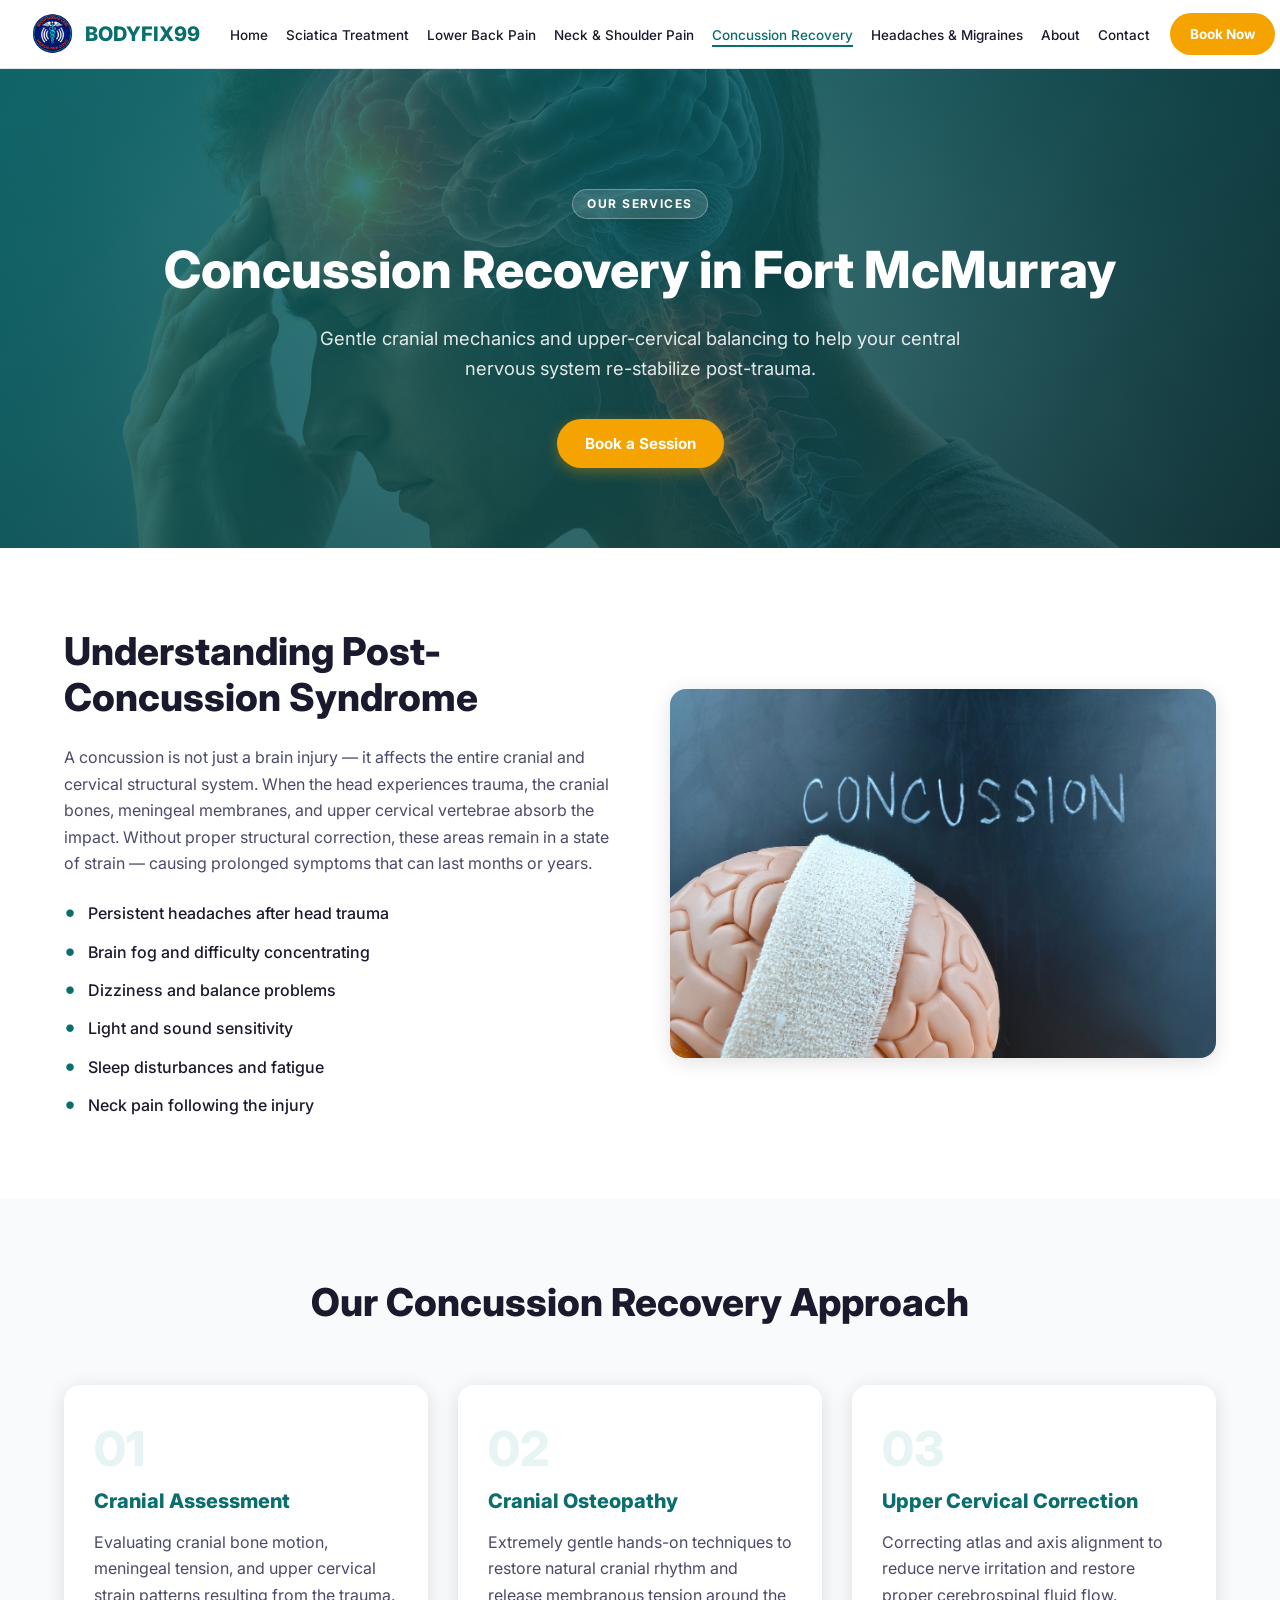
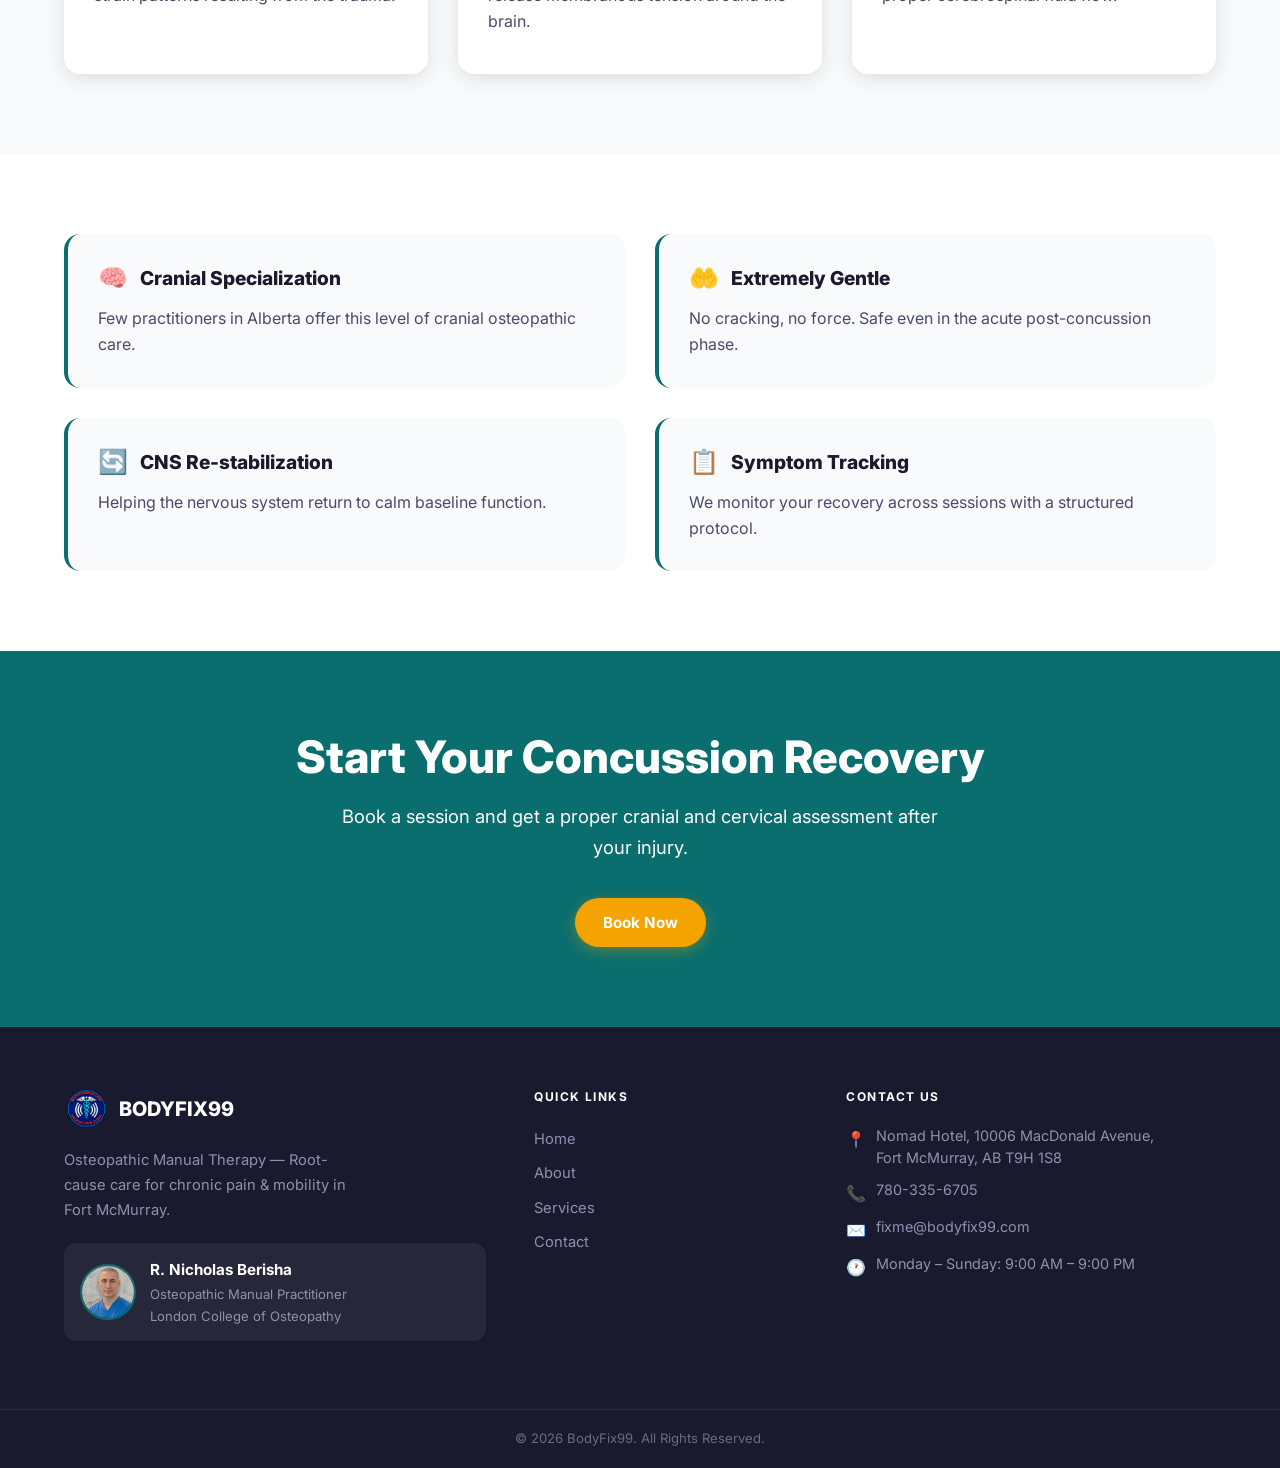
<file: concussion-recovery.html>
<!DOCTYPE html>
<html lang="en">
<head>
  <meta charset="UTF-8" />
  <meta name="viewport" content="width=device-width, initial-scale=1.0" />
  <title>Concussion Recovery Fort McMurray | BodyFix99</title>
  <meta name="description" content="Gentle cranial mechanics and upper-cervical balancing to help your central nervous system re-stabilize post-trauma. Concussion recovery in Fort McMurray." />
  <meta name="keywords" content="concussion recovery Fort McMurray, post-concussion treatment Alberta, cranial osteopathy, CNS recovery, BodyFix99" />
  <meta name="robots" content="index, follow" />
  <meta property="og:title" content="Concussion Recovery Fort McMurray | BodyFix99" />
  <meta property="og:description" content="Gentle cranial mechanics and upper-cervical balancing to help your central nervous system re-stabilize post-trauma." />
  <meta property="og:type" content="website" />
  <link rel="canonical" href="https://bodyfix99.ca/concussion-recovery.html" />
  <link rel="icon" type="image/png" href="images/logo.png" />
  <link rel="preconnect" href="https://fonts.googleapis.com" />
  <link rel="preconnect" href="https://fonts.gstatic.com" crossorigin />
  <link rel="preload" href="css/style.css" as="style" />
  <link rel="stylesheet" href="css/style.css" />
</head>
<body>

  <!-- ══ HEADER ══════════════════════════════════════════════ -->
  <header class="site-header" id="site-header">
    <div class="header-inner">
      <a class="header-logo" href="index.html">
        <img src="images/logo.png" alt="BodyFix99 Logo" height="45" onerror="this.style.display='none'"> 
        <span>BODYFIX99</span>
      </a>
      
      <nav class="header-nav">
        <ul>
          <li><a href="index.html">Home</a></li>
          <li><a href="sciatica-treatment.html">Sciatica Treatment</a></li>
          <li><a href="lower-back-pain.html">Lower Back Pain</a></li>
          <li><a href="neck-shoulder-pain.html">Neck &amp; Shoulder Pain</a></li>
          <li><a href="concussion-recovery.html">Concussion Recovery</a></li>
          <li><a href="headaches-migraines.html">Headaches &amp; Migraines</a></li>
          <li><a href="about.html">About</a></li>
          <li><a href="contact.html">Contact</a></li>
        </ul>
      </nav>
      
      <div class="header-cta">
        <a href="https://ramizosteopath.setmore.com/r" target="_blank" class="btn-booknow">Book Now</a>
      </div>

      <button class="nav-hamburger" aria-label="Toggle navigation" aria-expanded="false">☰</button>
    </div>
  </header>

  <!-- ══ MAIN ════════════════════════════════════════════════ -->
  <main>

    <!-- SECTION 1 — PAGE HERO -->
    <section class="page-hero" style="position:relative;padding:120px 0 80px;background-image:url('images/t5.png');background-size:cover;background-position:center;background-repeat:no-repeat;">
      <div style="position:absolute;inset:0;background:linear-gradient(135deg,rgba(10,110,110,0.82) 0%,rgba(10,50,50,0.75) 100%);z-index:0;"></div>
      <div class="container" style="position:relative;z-index:1;text-align: center; padding: 0 20px;">
        <span class="section-tag" style="background:rgba(255,255,255,0.15);color:#fff;border:1px solid rgba(255,255,255,0.3);">Our Services</span>
        <h1 style="margin-bottom:24px;color:#ffffff;">Concussion Recovery in Fort McMurray</h1>
        <p class="hero-sub" style="margin:0 auto 36px;color:rgba(255,255,255,0.88);">Gentle cranial mechanics and upper-cervical balancing to help your central nervous system re-stabilize post-trauma.</p>
        <a href="https://ramizosteopath.setmore.com/r" target="_blank" rel="noopener" class="btn-accent" style="background:#f4a300;color:#fff;">Book a Session</a>
      </div>
    </section>

    <!-- SECTION 2 — WHAT IS IT -->
    <section class="split-section">
      <div class="container">
        <div class="split-grid">
          <div class="split-text">
            <h2>Understanding Post-Concussion Syndrome</h2>
            <p>A concussion is not just a brain injury — it affects the entire cranial and cervical structural system. When the head experiences trauma, the cranial bones, meningeal membranes, and upper cervical vertebrae absorb the impact. Without proper structural correction, these areas remain in a state of strain — causing prolonged symptoms that can last months or years.</p>
            <ul class="bullet-list">
              <li>Persistent headaches after head trauma</li>
              <li>Brain fog and difficulty concentrating</li>
              <li>Dizziness and balance problems</li>
              <li>Light and sound sensitivity</li>
              <li>Sleep disturbances and fatigue</li>
              <li>Neck pain following the injury</li>
            </ul>
          </div>
          <div class="split-image">
            <img src="images/concussion_image.jpg"
                 alt="Post-concussion syndrome assessment"
                 class="split-img" loading="lazy">
          </div>
        </div>
      </div>
    </section>

    <!-- SECTION 3 — HOW WE TREAT IT -->
    <section class="steps-section" style="background:#f8fafb;">
      <div class="container">
        <h2>Our Concussion Recovery Approach</h2>
        <div class="steps-grid">
          <div class="step-card">
            <div class="step-number">01</div>
            <h3 class="step-title">Cranial Assessment</h3>
            <p>Evaluating cranial bone motion, meningeal tension, and upper cervical strain patterns resulting from the trauma.</p>
          </div>
          <div class="step-card">
            <div class="step-number">02</div>
            <h3 class="step-title">Cranial Osteopathy</h3>
            <p>Extremely gentle hands-on techniques to restore natural cranial rhythm and release membranous tension around the brain.</p>
          </div>
          <div class="step-card">
            <div class="step-number">03</div>
            <h3 class="step-title">Upper Cervical Correction</h3>
            <p>Correcting atlas and axis alignment to reduce nerve irritation and restore proper cerebrospinal fluid flow.</p>
          </div>
        </div>
      </div>
    </section>

    <!-- SECTION 4 — FEATURE BOXES -->
    <section class="features-section">
      <div class="container">
        <div class="features-grid">
          <div class="feature-box">
            <h3 class="feature-title"><span>🧠</span> Cranial Specialization</h3>
            <p>Few practitioners in Alberta offer this level of cranial osteopathic care.</p>
          </div>
          <div class="feature-box">
            <h3 class="feature-title"><span>🤲</span> Extremely Gentle</h3>
            <p>No cracking, no force. Safe even in the acute post-concussion phase.</p>
          </div>
          <div class="feature-box">
            <h3 class="feature-title"><span>🔄</span> CNS Re-stabilization</h3>
            <p>Helping the nervous system return to calm baseline function.</p>
          </div>
          <div class="feature-box">
            <h3 class="feature-title"><span>📋</span> Symptom Tracking</h3>
            <p>We monitor your recovery across sessions with a structured protocol.</p>
          </div>
        </div>
      </div>
    </section>

    <!-- SECTION 5 — CTA -->
    <section class="cta-banner" style="background:#0a6e6e;">
      <div class="container">
        <h2 style="color:#fff;">Start Your Concussion Recovery</h2>
        <p style="color:#fff;">Book a session and get a proper cranial and cervical assessment after your injury.</p>
        <a href="https://ramizosteopath.setmore.com/r" target="_blank" rel="noopener" class="btn-accent" style="background:#f4a300;color:#fff;">Book Now</a>
      </div>
    </section>

  </main>

  <!-- ══ FOOTER ══════════════════════════════════════════════ -->
  <footer class="site-footer">
    <div class="container">
      <div class="footer-grid">

        <!-- Column 1: Brand + Doctor -->
        <div class="footer-brand">
          <div style="display:flex;align-items:center;gap:10px;margin-bottom:16px;">
            <img style="height:45px;width:auto;"
              src="images/logo.png"
              alt="BodyFix99 Logo" onerror="this.style.display='none'" />
            <span style="font-size:20px;font-weight:800;color:#ffffff;">BODYFIX99</span>
          </div>
          <p class="footer-tagline">Osteopathic Manual Therapy — Root-cause care for chronic pain &amp; mobility in Fort McMurray.</p>
          <div style="display:flex;align-items:center;gap:14px;margin:20px 0;background:rgba(255,255,255,0.06);border-radius:12px;padding:14px 16px;">
            <img src="images/nicholas-berisha.jpeg"
              alt="R. Nicholas Berisha"
              style="width:56px;height:56px;border-radius:50%;object-fit:cover;border:2px solid #0a6e6e;flex-shrink:0;" />
            <div>
              <p style="font-weight:700;color:#ffffff;font-size:.95rem;margin-bottom:2px;">R. Nicholas Berisha</p>
              <p style="font-size:.82rem;color:#9090b0;">Osteopathic Manual Practitioner</p>
              <p style="font-size:.82rem;color:#9090b0;">London College of Osteopathy</p>
            </div>
          </div>

        </div>

        <!-- Column 2: Quick Links -->
        <div>
          <p class="footer-heading">Quick Links</p>
          <ul class="footer-links">
            <li><a href="index.html">Home</a></li>
            <li><a href="about.html">About</a></li>
            <li><a href="index.html#services">Services</a></li>
            <li><a href="contact.html">Contact</a></li>
          </ul>
        </div>

        <!-- Column 3: Contact -->
        <div>
          <p class="footer-heading">Contact Us</p>
          <div class="footer-contact">
            <div class="footer-contact-item">
              <span class="icon">📍</span>
              <span>Nomad Hotel, 10006 MacDonald Avenue,<br />Fort McMurray, AB T9H 1S8</span>
            </div>
            <div class="footer-contact-item">
              <span class="icon">📞</span>
              <span><a href="tel:7803356705" style="color:inherit;">780-335-6705</a></span>
            </div>
            <div class="footer-contact-item">
              <span class="icon">✉️</span>
              <span><a href="mailto:fixme@bodyfix99.com" style="color:inherit;">fixme@bodyfix99.com</a></span>
            </div>
            <div class="footer-contact-item">
              <span class="icon">🕐</span>
              <span>Monday – Sunday: 9:00 AM – 9:00 PM</span>
            </div>
          </div>
        </div>

      </div>
    </div>
    <div class="footer-bottom">
      <div class="container">
        <p>© 2026 BodyFix99. All Rights Reserved.</p>
      </div>
    </div>
  </footer>

  <script src="js/main.js"></script>
</body>
</html>
</file>
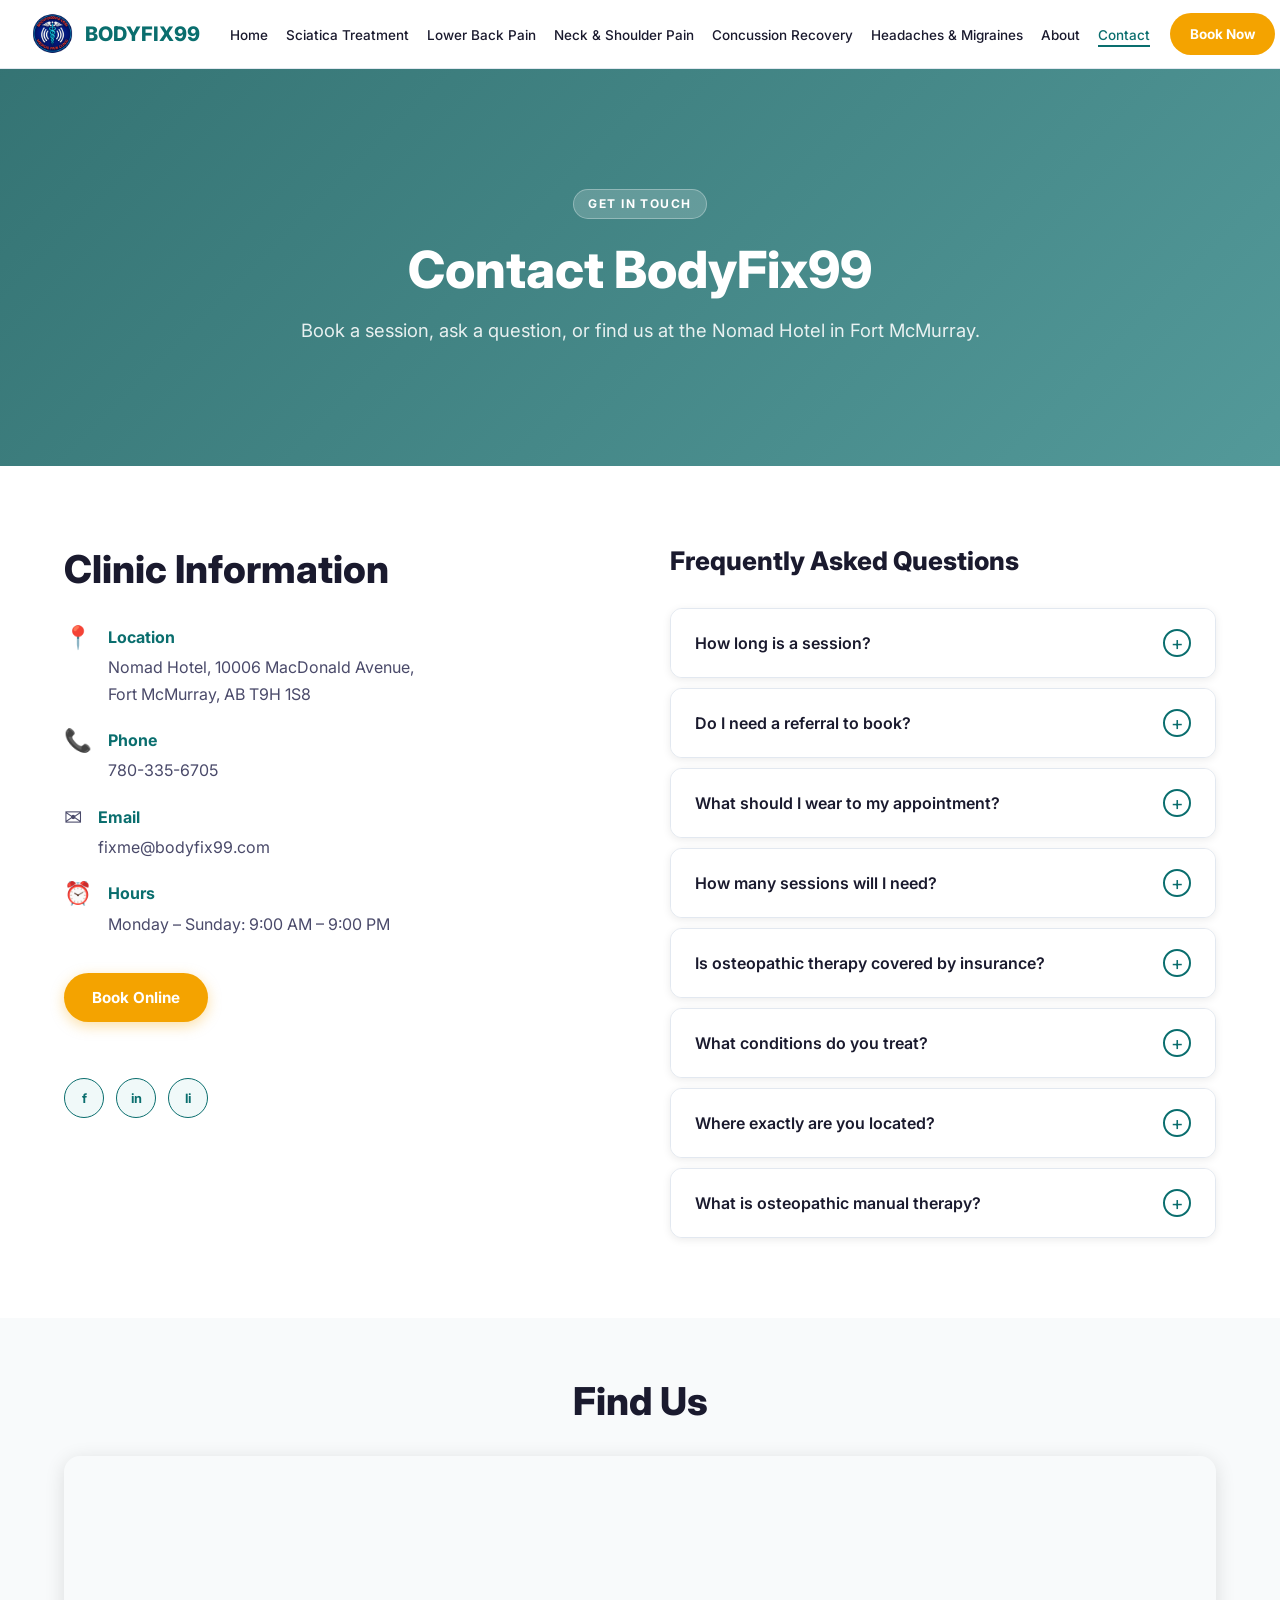
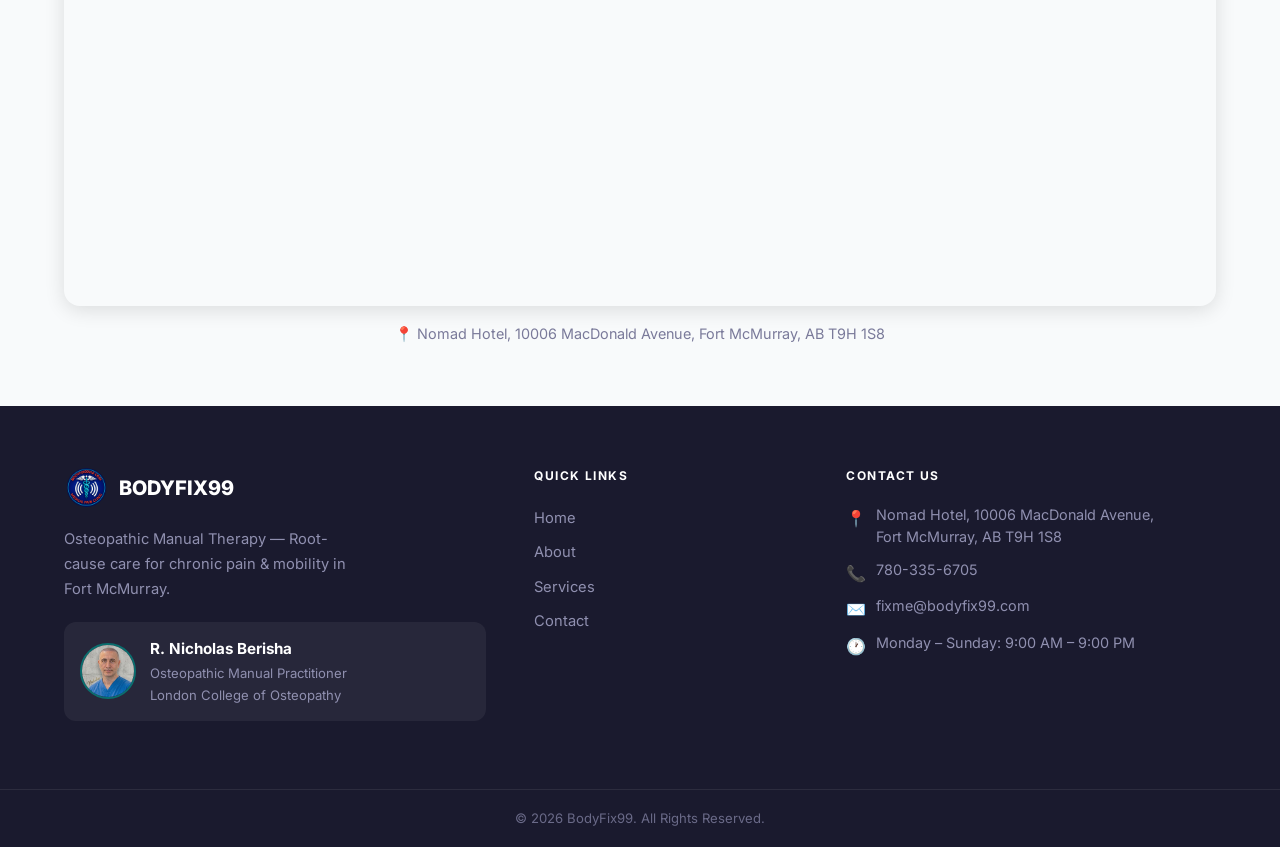
<file: contact.html>
<!DOCTYPE html>
<html lang="en">

<head>
  <meta charset="UTF-8" />
  <meta name="viewport" content="width=device-width, initial-scale=1.0" />
  <title>Contact BodyFix99 | Fort McMurray Osteopathic Clinic</title>
  <meta name="description"
    content="Book a session, ask a question, or find us at the Nomad Hotel in Fort McMurray. Contact BodyFix99 today." />
  <meta name="keywords"
    content="contact BodyFix99, book osteopath Fort McMurray, Nomad Hotel clinic, 780-335-6705, osteopathy appointment Alberta" />
  <meta name="robots" content="index, follow" />
  <meta property="og:title" content="Contact BodyFix99 | Fort McMurray Osteopathic Clinic" />
  <meta property="og:description"
    content="Book a session, ask a question, or find us at the Nomad Hotel in Fort McMurray." />
  <meta property="og:type" content="website" />
  <link rel="canonical" href="https://bodyfix99.ca/contact.html" />
  <link rel="icon" type="image/png" href="images/logo.png" />
  <link rel="preconnect" href="https://fonts.googleapis.com" />
  <link rel="preconnect" href="https://fonts.gstatic.com" crossorigin />
  <link rel="preload" href="css/style.css" as="style" />
  <link rel="stylesheet" href="css/style.css" />

  <style>
    /* ── FAQ ACCORDION ─────────────────────────────────────── */
    .faq-item {
      border: 1px solid #e2e8f0;
      border-radius: 12px;
      overflow: hidden;
      background: #fff;
      transition: box-shadow 0.2s ease;
    }

    .faq-item:hover {
      box-shadow: 0 4px 16px rgba(10, 110, 110, 0.10);
    }

    .faq-question {
      width: 100%;
      display: flex;
      justify-content: space-between;
      align-items: center;
      gap: 16px;
      padding: 20px 24px;
      background: #fff;
      border: none;
      cursor: pointer;
      font-family: inherit;
      font-size: 1rem;
      font-weight: 600;
      color: #1a1a2e;
      text-align: left;
      transition: background 0.18s ease;
    }

    .faq-question:hover {
      background: #f0f9f9;
    }

    .faq-question[aria-expanded="true"] {
      background: #f0f9f9;
      color: #0a6e6e;
    }

    .faq-icon {
      flex-shrink: 0;
      width: 28px;
      height: 28px;
      border-radius: 50%;
      border: 2px solid #0a6e6e;
      color: #0a6e6e;
      font-size: 1.2rem;
      font-weight: 400;
      display: flex;
      align-items: center;
      justify-content: center;
      line-height: 1;
      transition: transform 0.28s ease, background 0.18s ease, color 0.18s ease;
    }

    .faq-question[aria-expanded="true"] .faq-icon {
      transform: rotate(45deg);
      background: #0a6e6e;
      color: #fff;
    }

    .faq-answer {
      max-height: 0;
      overflow: hidden;
      transition: max-height 0.35s ease, padding 0.25s ease;
      padding: 0 24px;
    }

    .faq-answer.open {
      max-height: 400px;
      padding: 0 24px 20px;
    }

    .faq-answer p {
      margin: 0;
      color: #444466;
      line-height: 1.7;
      font-size: 0.95rem;
    }

    /* ── CONTACT SOCIAL ICONS (light bg) ───────────────────── */
    .contact-social-icon {
      display: inline-flex;
      align-items: center;
      justify-content: center;
      width: 40px;
      height: 40px;
      border-radius: 50%;
      background: #f0f9f9;
      border: 1.5px solid #0a6e6e;
      color: #0a6e6e;
      font-size: 0.8rem;
      font-weight: 700;
      text-decoration: none;
      transition: background 0.18s, color 0.18s;
    }

    .contact-social-icon:hover {
      background: #0a6e6e;
      color: #fff;
    }

    /* contact form focus */
    #contact-form input:focus,
    #contact-form select:focus,
    #contact-form textarea:focus {
      border-color: #0a6e6e !important;
      box-shadow: 0 0 0 3px rgba(10, 110, 110, 0.12);
    }

    #contact-form button[type="submit"]:hover {
      background: #d48f00 !important;
    }
  </style>
</head>

<body>

  <!-- ══ HEADER ══════════════════════════════════════════════ -->
  <header class="site-header" id="site-header">
    <div class="header-inner">
      <a class="header-logo" href="index.html">
        <img src="images/logo.png" alt="BodyFix99 Logo" height="45" onerror="this.style.display='none'">
        <span>BODYFIX99</span>
      </a>

      <nav class="header-nav">
        <ul>
          <li><a href="index.html">Home</a></li>
          <li><a href="sciatica-treatment.html">Sciatica Treatment</a></li>
          <li><a href="lower-back-pain.html">Lower Back Pain</a></li>
          <li><a href="neck-shoulder-pain.html">Neck &amp; Shoulder Pain</a></li>
          <li><a href="concussion-recovery.html">Concussion Recovery</a></li>
          <li><a href="headaches-migraines.html">Headaches &amp; Migraines</a></li>
          <li><a href="about.html">About</a></li>
          <li><a href="contact.html" class="active">Contact</a></li>
        </ul>
      </nav>

      <div class="header-cta">
        <a href="https://ramizosteopath.setmore.com/r" target="_blank" class="btn-booknow">Book Now</a>
      </div>

      <button class="nav-hamburger" aria-label="Toggle navigation" aria-expanded="false">☰</button>
    </div>
  </header>

  <!-- ══ MAIN ════════════════════════════════════════════════ -->
  <main>

    <!-- SECTION 1 — PAGE HERO -->
    <section class="page-hero" style="
      background-image: url('https://images.unsplash.com/photo-1576091160399-112ba8d25d1d?auto=format&fit=crop&w=1600&q=80');
      background-size: cover;
      background-position: center 30%;
      background-repeat: no-repeat;
      position: relative;
      padding: 120px 0;
    ">
      <div style="
        position: absolute;
        inset: 0;
        background: linear-gradient(135deg, rgba(8,85,85,0.82) 0%, rgba(10,110,110,0.70) 100%);
        z-index: 0;
      "></div>
      <div class="container" style="position: relative; z-index: 1;">
        <span class="section-tag"
          style="color:#fff; background:rgba(255,255,255,0.18); border:1px solid rgba(255,255,255,0.3);">Get In
          Touch</span>
        <h1 style="color:#ffffff; margin-bottom:16px;">Contact BodyFix99</h1>
        <p class="hero-sub" style="color:rgba(255,255,255,0.88); margin-bottom:0;">
          Book a session, ask a question, or find us at the Nomad Hotel in Fort McMurray.
        </p>
      </div>
    </section>

    <!-- SECTION 2 — CONTACT MAIN -->
    <section style="padding: 80px 0; background:#fff;">
      <div class="container">
        <div class="split-grid" style="gap: 60px; align-items: flex-start;">

          <!-- LEFT — Contact Info -->
          <div>
            <h2 style="margin-bottom: 32px;">Clinic Information</h2>
            <div style="display:flex; flex-direction:column; gap:20px; margin-bottom:36px;">

              <div style="display:flex; gap:16px; align-items:flex-start;">
                <span style="font-size:1.4rem; line-height:1.2;">📍</span>
                <div>
                  <strong style="display:block; margin-bottom:4px; color:#0a6e6e;">Location</strong>
                  <span>Nomad Hotel, 10006 MacDonald Avenue,<br>Fort McMurray, AB T9H 1S8</span>
                </div>
              </div>

              <div style="display:flex; gap:16px; align-items:flex-start;">
                <span style="font-size:1.4rem; line-height:1.2;">📞</span>
                <div>
                  <strong style="display:block; margin-bottom:4px; color:#0a6e6e;">Phone</strong>
                  <a href="tel:7803356705" style="color:inherit; text-decoration:none;">780-335-6705</a>
                </div>
              </div>

              <div style="display:flex; gap:16px; align-items:flex-start;">
                <span style="font-size:1.4rem; line-height:1.2;">✉</span>
                <div>
                  <strong style="display:block; margin-bottom:4px; color:#0a6e6e;">Email</strong>
                  <a href="mailto:fixme@bodyfix99.com"
                    style="color:inherit; text-decoration:none;">fixme@bodyfix99.com</a>
                </div>
              </div>

              <div style="display:flex; gap:16px; align-items:flex-start;">
                <span style="font-size:1.4rem; line-height:1.2;">⏰</span>
                <div>
                  <strong style="display:block; margin-bottom:4px; color:#0a6e6e;">Hours</strong>
                  <span>Monday – Sunday: 9:00 AM – 9:00 PM</span>
                </div>
              </div>

            </div>

            <a href="https://ramizosteopath.setmore.com/r" target="_blank" rel="noopener" class="btn-accent"
              style="margin-bottom:32px;">
              Book Online
            </a>

            <div style="display:flex; gap:12px; margin-top:24px;">
              <a href="https://facebook.com/bodyfix99" target="_blank" rel="noopener" aria-label="Facebook"
                class="contact-social-icon">f</a>
              <a href="https://instagram.com/bodyfix99" target="_blank" rel="noopener" aria-label="Instagram"
                class="contact-social-icon">in</a>
              <a href="https://linkedin.com/company/bodyfix99" target="_blank" rel="noopener" aria-label="LinkedIn"
                class="contact-social-icon">li</a>
            </div>
          </div>

          <!-- RIGHT — FAQ Accordion -->
          <div>
            <h2 style="margin-bottom: 32px; font-size:1.6rem;">Frequently Asked Questions</h2>
            <div style="display:flex; flex-direction:column; gap:10px;">

              <div class="faq-item">
                <button class="faq-question" aria-expanded="false">
                  How long is a session?
                  <span class="faq-icon">+</span>
                </button>
                <div class="faq-answer">
                  <p>All sessions are a minimum of <strong>90 minutes</strong>. This gives us enough time to properly
                    assess your body, identify compensation patterns, and deliver a thorough treatment — not just a
                    quick fix. Longer sessions also allow for follow-up questions and post-treatment guidance.</p>
                </div>
              </div>

              <div class="faq-item">
                <button class="faq-question" aria-expanded="false">
                  Do I need a referral to book?
                  <span class="faq-icon">+</span>
                </button>
                <div class="faq-answer">
                  <p><strong>No referral is needed.</strong> Osteopathic Manual Therapy is a direct-access service. You
                    can book online through our Setmore system, call us at <a href="tel:7803356705"
                      style="color:#0a6e6e; font-weight:600;">780-335-6705</a>, or send us an email — whichever is most
                    convenient for you.</p>
                </div>
              </div>

              <div class="faq-item">
                <button class="faq-question" aria-expanded="false">
                  What should I wear to my appointment?
                  <span class="faq-icon">+</span>
                </button>
                <div class="faq-answer">
                  <p>Wear <strong>comfortable, loose-fitting clothing</strong> that allows easy access to the areas
                    being treated (back, neck, hips, etc.). Athletic wear or yoga clothes work well. You may be asked to
                    move through a range of motions during the postural and mobility assessment.</p>
                </div>
              </div>

              <div class="faq-item">
                <button class="faq-question" aria-expanded="false">
                  How many sessions will I need?
                  <span class="faq-icon">+</span>
                </button>
                <div class="faq-answer">
                  <p>This depends on the nature and history of your condition. Most patients experience significant
                    improvement within <strong>3 to 5 sessions</strong>. After your first appointment, Nicholas will
                    provide a clear, personalised treatment plan so you know exactly what to expect going forward.</p>
                </div>
              </div>

              <div class="faq-item">
                <button class="faq-question" aria-expanded="false">
                  Is osteopathic therapy covered by insurance?
                  <span class="faq-icon">+</span>
                </button>
                <div class="faq-answer">
                  <p>Many <strong>extended health benefit plans in Alberta</strong> include coverage for osteopathic
                    manual therapy. We recommend contacting your insurance provider before your appointment to confirm
                    your specific coverage. We can provide a receipt for reimbursement purposes.</p>
                </div>
              </div>

              <div class="faq-item">
                <button class="faq-question" aria-expanded="false">
                  What conditions do you treat?
                  <span class="faq-icon">+</span>
                </button>
                <div class="faq-answer">
                  <p>We treat a wide range of musculoskeletal and neurological conditions including <strong>sciatica,
                      lower back pain, neck &amp; shoulder pain, concussion recovery, chronic headaches, and
                      migraines</strong>. Each treatment is tailored to your specific needs using gentle, hands-on
                    osteopathic techniques.</p>
                </div>
              </div>

              <div class="faq-item">
                <button class="faq-question" aria-expanded="false">
                  Where exactly are you located?
                  <span class="faq-icon">+</span>
                </button>
                <div class="faq-answer">
                  <p>We are conveniently located at the <strong>Nomad Hotel, 10006 MacDonald Avenue, Fort McMurray,
                      Alberta T9H 1S8</strong>. On-site parking is available. If you need directions, feel free to call
                    us at <a href="tel:7803356705" style="color:#0a6e6e; font-weight:600;">780-335-6705</a>.</p>
                </div>
              </div>

              <div class="faq-item">
                <button class="faq-question" aria-expanded="false">
                  What is osteopathic manual therapy?
                  <span class="faq-icon">+</span>
                </button>
                <div class="faq-answer">
                  <p>Osteopathic Manual Therapy (OMT) is a <strong>hands-on, non-invasive approach</strong> to
                    healthcare that focuses on the relationship between the body's structure and its function. Rather
                    than masking symptoms, OMT identifies and treats the root cause of pain — restoring balance,
                    mobility, and long-term wellbeing without surgery or medication.</p>
                </div>
              </div>

            </div>
          </div>

        </div>
      </div>
    </section>

    <!-- SECTION 3 — MAP -->
    <section style="padding: 60px 0; background:#f8fafb;">
      <div class="container">
        <h2 style="text-align:center; margin-bottom:32px;">Find Us</h2>
        <iframe src="https://maps.google.com/maps?q=Nomad+Hotel+10006+MacDonald+Avenue+Fort+McMurray&output=embed"
          width="100%" height="450"
          style="border:0; border-radius:16px; display:block; box-shadow:0 4px 20px rgba(0,0,0,0.12);"
          allowfullscreen="" loading="lazy" title="BodyFix99 Location — Nomad Hotel, Fort McMurray"></iframe>
        <p style="text-align:center; margin-top:16px; color:#7a7a9a; font-size:.9rem;">
          📍 Nomad Hotel, 10006 MacDonald Avenue, Fort McMurray, AB T9H 1S8
        </p>
      </div>
    </section>

  </main>

  <!-- ══ FOOTER ══════════════════════════════════════════════ -->
  <footer class="site-footer">
    <div class="container">
      <div class="footer-grid">

        <div class="footer-brand">
          <div style="display:flex;align-items:center;gap:10px;margin-bottom:16px;">
            <img style="height:45px;width:auto;" src="images/logo.png" alt="BodyFix99 Logo"
              onerror="this.style.display='none'" />
            <span style="font-size:20px;font-weight:800;color:#ffffff;">BODYFIX99</span>
          </div>
          <p class="footer-tagline">Osteopathic Manual Therapy — Root-cause care for chronic pain &amp; mobility in Fort
            McMurray.</p>
          <div
            style="display:flex;align-items:center;gap:14px;margin:20px 0;background:rgba(255,255,255,0.06);border-radius:12px;padding:14px 16px;">
            <img src="images/nicholas-berisha.jpeg" alt="R. Nicholas Berisha"
              style="width:56px;height:56px;border-radius:50%;object-fit:cover;border:2px solid #0a6e6e;flex-shrink:0;" />
            <div>
              <p style="font-weight:700;color:#ffffff;font-size:.95rem;margin-bottom:2px;">R. Nicholas Berisha</p>
              <p style="font-size:.82rem;color:#9090b0;">Osteopathic Manual Practitioner</p>
              <p style="font-size:.82rem;color:#9090b0;">London College of Osteopathy</p>
            </div>
          </div>
        </div>

        <div>
          <p class="footer-heading">Quick Links</p>
          <ul class="footer-links">
            <li><a href="index.html">Home</a></li>
            <li><a href="about.html">About</a></li>
            <li><a href="index.html#services">Services</a></li>
            <li><a href="contact.html">Contact</a></li>
          </ul>
        </div>

        <div>
          <p class="footer-heading">Contact Us</p>
          <div class="footer-contact">
            <div class="footer-contact-item">
              <span class="icon">📍</span>
              <span>Nomad Hotel, 10006 MacDonald Avenue,<br />Fort McMurray, AB T9H 1S8</span>
            </div>
            <div class="footer-contact-item">
              <span class="icon">📞</span>
              <span><a href="tel:7803356705" style="color:inherit;">780-335-6705</a></span>
            </div>
            <div class="footer-contact-item">
              <span class="icon">✉️</span>
              <span><a href="mailto:fixme@bodyfix99.com" style="color:inherit;">fixme@bodyfix99.com</a></span>
            </div>
            <div class="footer-contact-item">
              <span class="icon">🕐</span>
              <span>Monday – Sunday: 9:00 AM – 9:00 PM</span>
            </div>
          </div>
        </div>

      </div>
    </div>
    <div class="footer-bottom">
      <div class="container">
        <p>© 2026 BodyFix99. All Rights Reserved.</p>
      </div>
    </div>
  </footer>

  <script src="js/main.js"></script>

  <!-- ══ FAQ ACCORDION — Self-contained, no main.js dependency ══ -->
  <script>
    (function () {
      const questions = document.querySelectorAll('.faq-question');

      questions.forEach(function (btn) {
        btn.addEventListener('click', function () {
          const isOpen = btn.getAttribute('aria-expanded') === 'true';
          const answer = btn.nextElementSibling;

          // Close ALL open items first (accordion behaviour)
          questions.forEach(function (otherBtn) {
            if (otherBtn !== btn) {
              otherBtn.setAttribute('aria-expanded', 'false');
              var otherAnswer = otherBtn.nextElementSibling;
              if (otherAnswer) otherAnswer.classList.remove('open');
            }
          });

          // Toggle current item
          if (isOpen) {
            btn.setAttribute('aria-expanded', 'false');
            answer.classList.remove('open');
          } else {
            btn.setAttribute('aria-expanded', 'true');
            answer.classList.add('open');
          }
        });
      });
    })();
  </script>

</body>

</html>
</file>
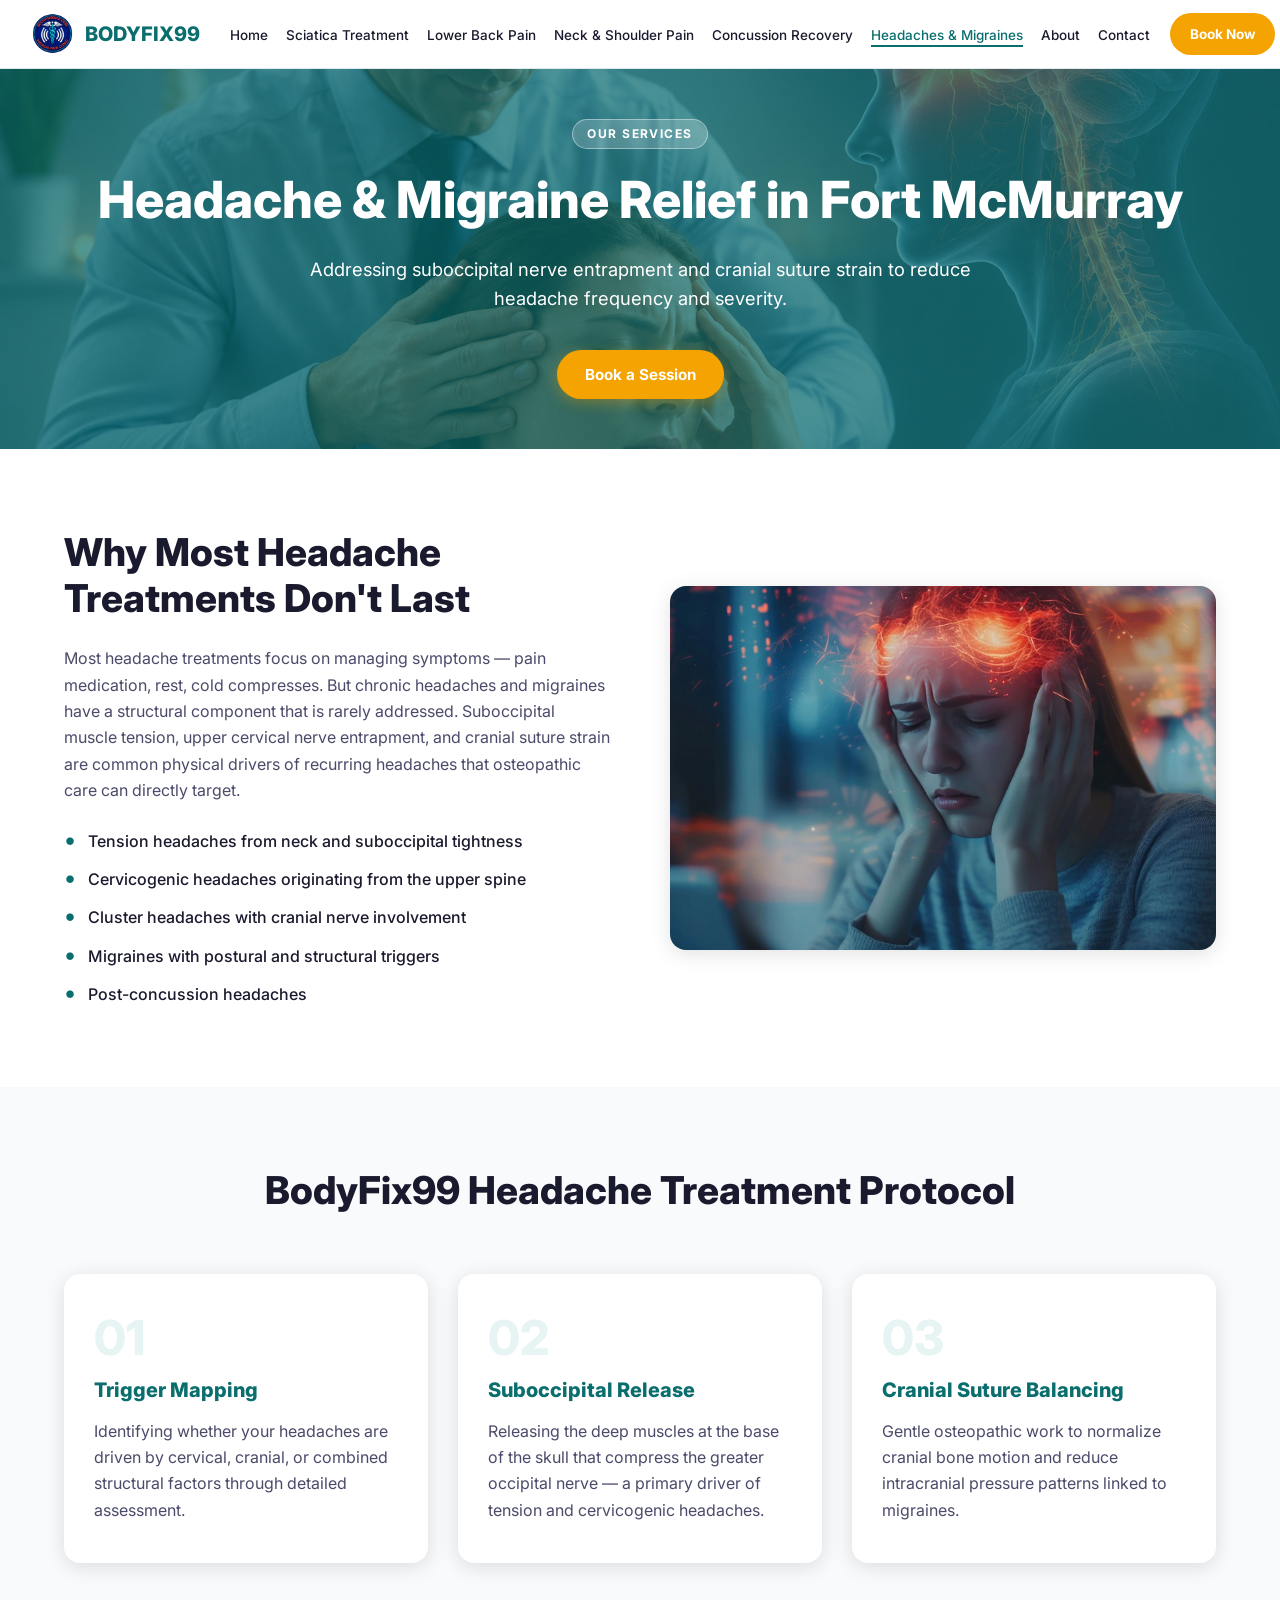
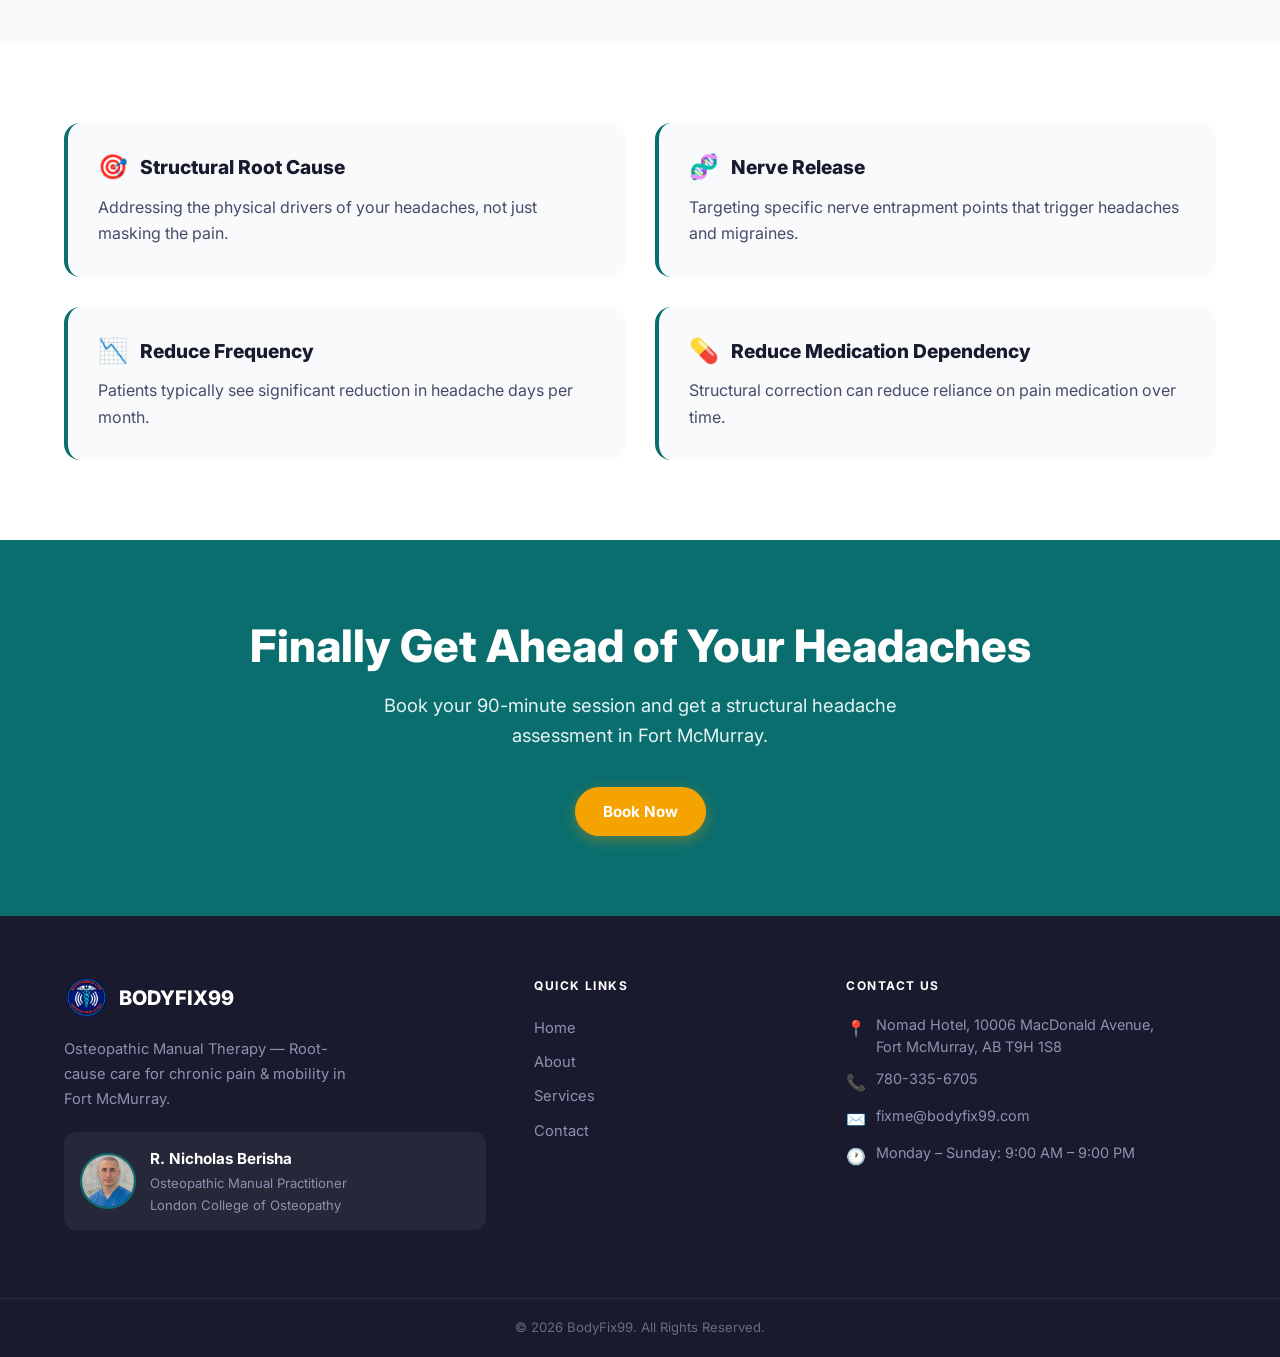
<file: headaches-migraines.html>
<!DOCTYPE html>
<html lang="en">
<head>
  <meta charset="UTF-8" />
  <meta name="viewport" content="width=device-width, initial-scale=1.0" />
  <title>Headache & Migraine Treatment Fort McMurray | BodyFix99</title>
  <meta name="description" content="Addressing suboccipital nerve entrapment and cranial suture strain to reduce headache frequency and severity. Osteopathic headache care in Fort McMurray." />
  <meta name="keywords" content="headache treatment Fort McMurray, migraine relief Alberta, cervicogenic headache, osteopathic headache treatment, BodyFix99" />
  <meta name="robots" content="index, follow" />
  <meta property="og:title" content="Headache & Migraine Treatment Fort McMurray | BodyFix99" />
  <meta property="og:description" content="Addressing suboccipital nerve entrapment and cranial suture strain to reduce headache frequency and severity." />
  <meta property="og:type" content="website" />
  <link rel="canonical" href="https://bodyfix99.ca/headaches-migraines.html" />
  <link rel="icon" type="image/png" href="images/logo.png" />
  <link rel="preconnect" href="https://fonts.googleapis.com" />
  <link rel="preconnect" href="https://fonts.gstatic.com" crossorigin />
  <link rel="preload" href="css/style.css" as="style" />
  <link rel="stylesheet" href="css/style.css" />
</head>
<body>

  <!-- HEADER -->
  <header class="site-header" id="site-header">
    <div class="header-inner">
      <a class="header-logo" href="index.html">
        <img src="images/logo.png" alt="BodyFix99 Logo" height="45" onerror="this.style.display='none'">
        <span>BODYFIX99</span>
      </a>
      <nav class="header-nav">
        <ul>
          <li><a href="index.html">Home</a></li>
          <li><a href="sciatica-treatment.html">Sciatica Treatment</a></li>
          <li><a href="lower-back-pain.html">Lower Back Pain</a></li>
          <li><a href="neck-shoulder-pain.html">Neck &amp; Shoulder Pain</a></li>
          <li><a href="concussion-recovery.html">Concussion Recovery</a></li>
          <li><a href="headaches-migraines.html" class="active">Headaches &amp; Migraines</a></li>
          <li><a href="about.html">About</a></li>
          <li><a href="contact.html">Contact</a></li>
        </ul>
      </nav>
      <div class="header-cta">
        <a href="https://ramizosteopath.setmore.com/r" target="_blank" class="btn-booknow">Book Now</a>
      </div>
      <button class="nav-hamburger" aria-label="Toggle navigation" aria-expanded="false">☰</button>
    </div>
  </header>

  <main>

    <!-- SECTION 1 — PAGE HERO -->
    <section class="page-hero" style="position:relative;height:380px;overflow:hidden;display:flex;align-items:center;justify-content:center;">
      <div style="position:absolute;inset:0;background:url('images/t6.png') center/cover no-repeat;"></div>
      <div style="position:absolute;inset:0;background:rgba(10,110,110,0.70);"></div>
      <div class="container" style="position:relative;z-index:1;text-align:center;padding:0 20px;">
        <span class="section-tag" style="background:rgba(255,255,255,0.2);color:#fff;border:1px solid rgba(255,255,255,0.4);">Our Services</span>
        <h1 style="color:#ffffff;">Headache & Migraine Relief in Fort McMurray</h1>
        <p class="hero-sub" style="color:#ffffff;">Addressing suboccipital nerve entrapment and cranial suture strain to reduce headache frequency and severity.</p>
        <a href="https://ramizosteopath.setmore.com/r" target="_blank" rel="noopener" class="btn-accent">Book a Session</a>
      </div>
    </section>

    <!-- SECTION 2 — WHAT IS IT -->
    <section class="split-section">
      <div class="container">
        <div class="split-grid">
          <div class="split-text">
            <h2>Why Most Headache Treatments Don't Last</h2>
            <p>Most headache treatments focus on managing symptoms — pain medication, rest, cold compresses. But chronic headaches and migraines have a structural component that is rarely addressed. Suboccipital muscle tension, upper cervical nerve entrapment, and cranial suture strain are common physical drivers of recurring headaches that osteopathic care can directly target.</p>
            <ul class="bullet-list">
              <li>Tension headaches from neck and suboccipital tightness</li>
              <li>Cervicogenic headaches originating from the upper spine</li>
              <li>Cluster headaches with cranial nerve involvement</li>
              <li>Migraines with postural and structural triggers</li>
              <li>Post-concussion headaches</li>
            </ul>
          </div>
          <div class="split-image">
            <img src="images/headache_image.jpg"
                 alt="Headache and migraine osteopathic treatment"
                 class="split-img" loading="lazy">
          </div>
        </div>
      </div>
    </section>

    <!-- SECTION 3 — HOW WE TREAT IT -->
    <section class="steps-section">
      <div class="container">
        <h2>BodyFix99 Headache Treatment Protocol</h2>
        <div class="steps-grid">
          <div class="step-card">
            <div class="step-number">01</div>
            <h3 class="step-title">Trigger Mapping</h3>
            <p>Identifying whether your headaches are driven by cervical, cranial, or combined structural factors through detailed assessment.</p>
          </div>
          <div class="step-card">
            <div class="step-number">02</div>
            <h3 class="step-title">Suboccipital Release</h3>
            <p>Releasing the deep muscles at the base of the skull that compress the greater occipital nerve — a primary driver of tension and cervicogenic headaches.</p>
          </div>
          <div class="step-card">
            <div class="step-number">03</div>
            <h3 class="step-title">Cranial Suture Balancing</h3>
            <p>Gentle osteopathic work to normalize cranial bone motion and reduce intracranial pressure patterns linked to migraines.</p>
          </div>
        </div>
      </div>
    </section>

    <!-- SECTION 4 — FEATURE BOXES -->
    <section class="features-section">
      <div class="container">
        <div class="features-grid">
          <div class="feature-box">
            <h3 class="feature-title"><span>🎯</span> Structural Root Cause</h3>
            <p>Addressing the physical drivers of your headaches, not just masking the pain.</p>
          </div>
          <div class="feature-box">
            <h3 class="feature-title"><span>🧬</span> Nerve Release</h3>
            <p>Targeting specific nerve entrapment points that trigger headaches and migraines.</p>
          </div>
          <div class="feature-box">
            <h3 class="feature-title"><span>📉</span> Reduce Frequency</h3>
            <p>Patients typically see significant reduction in headache days per month.</p>
          </div>
          <div class="feature-box">
            <h3 class="feature-title"><span>💊</span> Reduce Medication Dependency</h3>
            <p>Structural correction can reduce reliance on pain medication over time.</p>
          </div>
        </div>
      </div>
    </section>

    <!-- SECTION 5 — CTA -->
    <section class="cta-banner">
      <div class="container">
        <h2>Finally Get Ahead of Your Headaches</h2>
        <p>Book your 90-minute session and get a structural headache assessment in Fort McMurray.</p>
        <a href="https://ramizosteopath.setmore.com/r" target="_blank" rel="noopener" class="btn-accent" style="background:#f4a300;color:#fff;">Book Now</a>
      </div>
    </section>

  </main>

  <!-- FOOTER -->
  <footer class="site-footer">
    <div class="container">
      <div class="footer-grid">
        <div class="footer-brand">
          <div style="display:flex;align-items:center;gap:10px;margin-bottom:16px;">
            <img style="height:45px;width:auto;"
              src="images/logo.png"
              alt="BodyFix99 Logo" onerror="this.style.display='none'" />
            <span style="font-size:20px;font-weight:800;color:#ffffff;">BODYFIX99</span>
          </div>
          <p class="footer-tagline">Osteopathic Manual Therapy — Root-cause care for chronic pain &amp; mobility in Fort McMurray.</p>
          <div style="display:flex;align-items:center;gap:14px;margin:20px 0;background:rgba(255,255,255,0.06);border-radius:12px;padding:14px 16px;">
            <img src="images/nicholas-berisha.jpeg" alt="R. Nicholas Berisha"
              style="width:56px;height:56px;border-radius:50%;object-fit:cover;border:2px solid #0a6e6e;flex-shrink:0;" />
            <div>
              <p style="font-weight:700;color:#ffffff;font-size:.95rem;margin-bottom:2px;">R. Nicholas Berisha</p>
              <p style="font-size:.82rem;color:#9090b0;">Osteopathic Manual Practitioner</p>
              <p style="font-size:.82rem;color:#9090b0;">London College of Osteopathy</p>
            </div>
          </div>
        </div>
        <div>
          <p class="footer-heading">Quick Links</p>
          <ul class="footer-links">
            <li><a href="index.html">Home</a></li>
            <li><a href="about.html">About</a></li>
            <li><a href="index.html#services">Services</a></li>
            <li><a href="contact.html">Contact</a></li>
          </ul>
        </div>
        <div>
          <p class="footer-heading">Contact Us</p>
          <div class="footer-contact">
            <div class="footer-contact-item">
              <span class="icon">📍</span>
              <span>Nomad Hotel, 10006 MacDonald Avenue,<br />Fort McMurray, AB T9H 1S8</span>
            </div>
            <div class="footer-contact-item">
              <span class="icon">📞</span>
              <span><a href="tel:7803356705" style="color:inherit;">780-335-6705</a></span>
            </div>
            <div class="footer-contact-item">
              <span class="icon">✉️</span>
              <span><a href="mailto:fixme@bodyfix99.com" style="color:inherit;">fixme@bodyfix99.com</a></span>
            </div>
            <div class="footer-contact-item">
              <span class="icon">🕐</span>
              <span>Monday – Sunday: 9:00 AM – 9:00 PM</span>
            </div>
          </div>
        </div>
      </div>
    </div>
    <div class="footer-bottom">
      <div class="container">
        <p>© 2026 BodyFix99. All Rights Reserved.</p>
      </div>
    </div>
  </footer>

  <script src="js/main.js"></script>
</body>
</html>
</file>
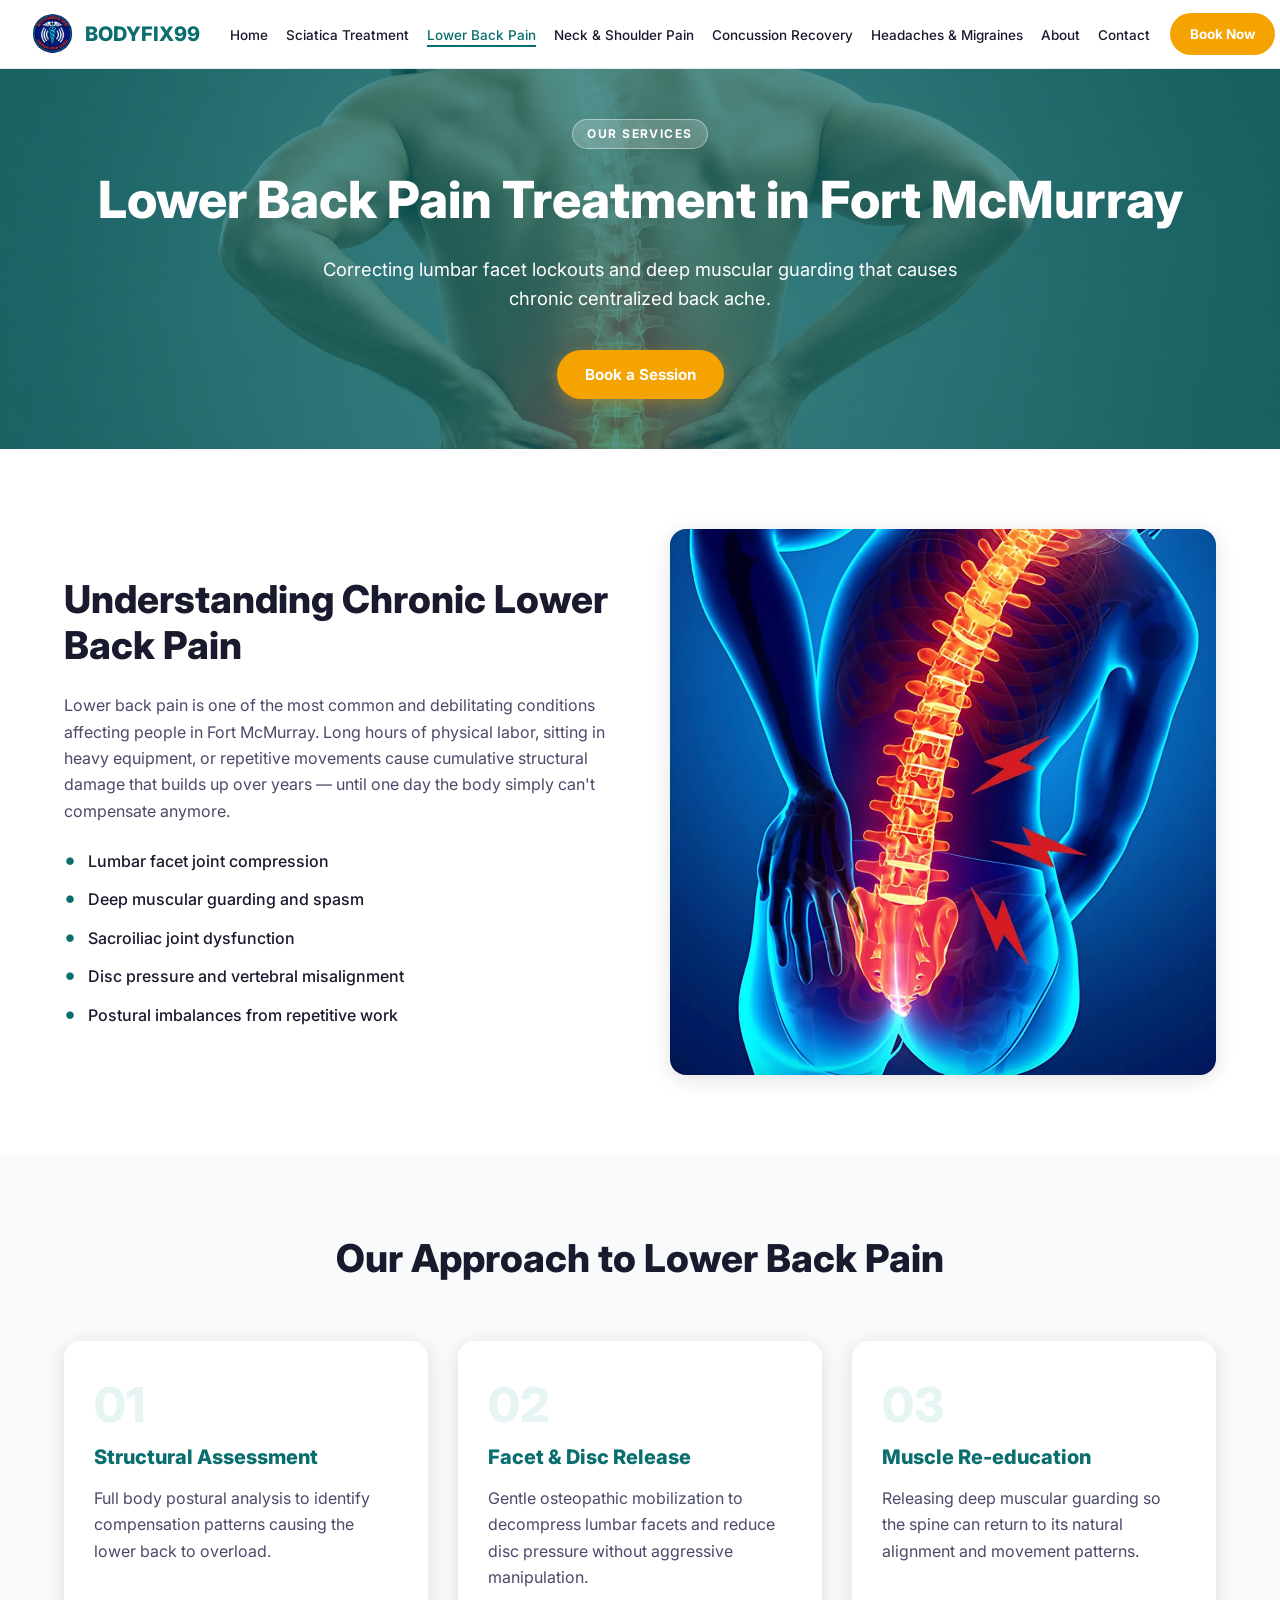
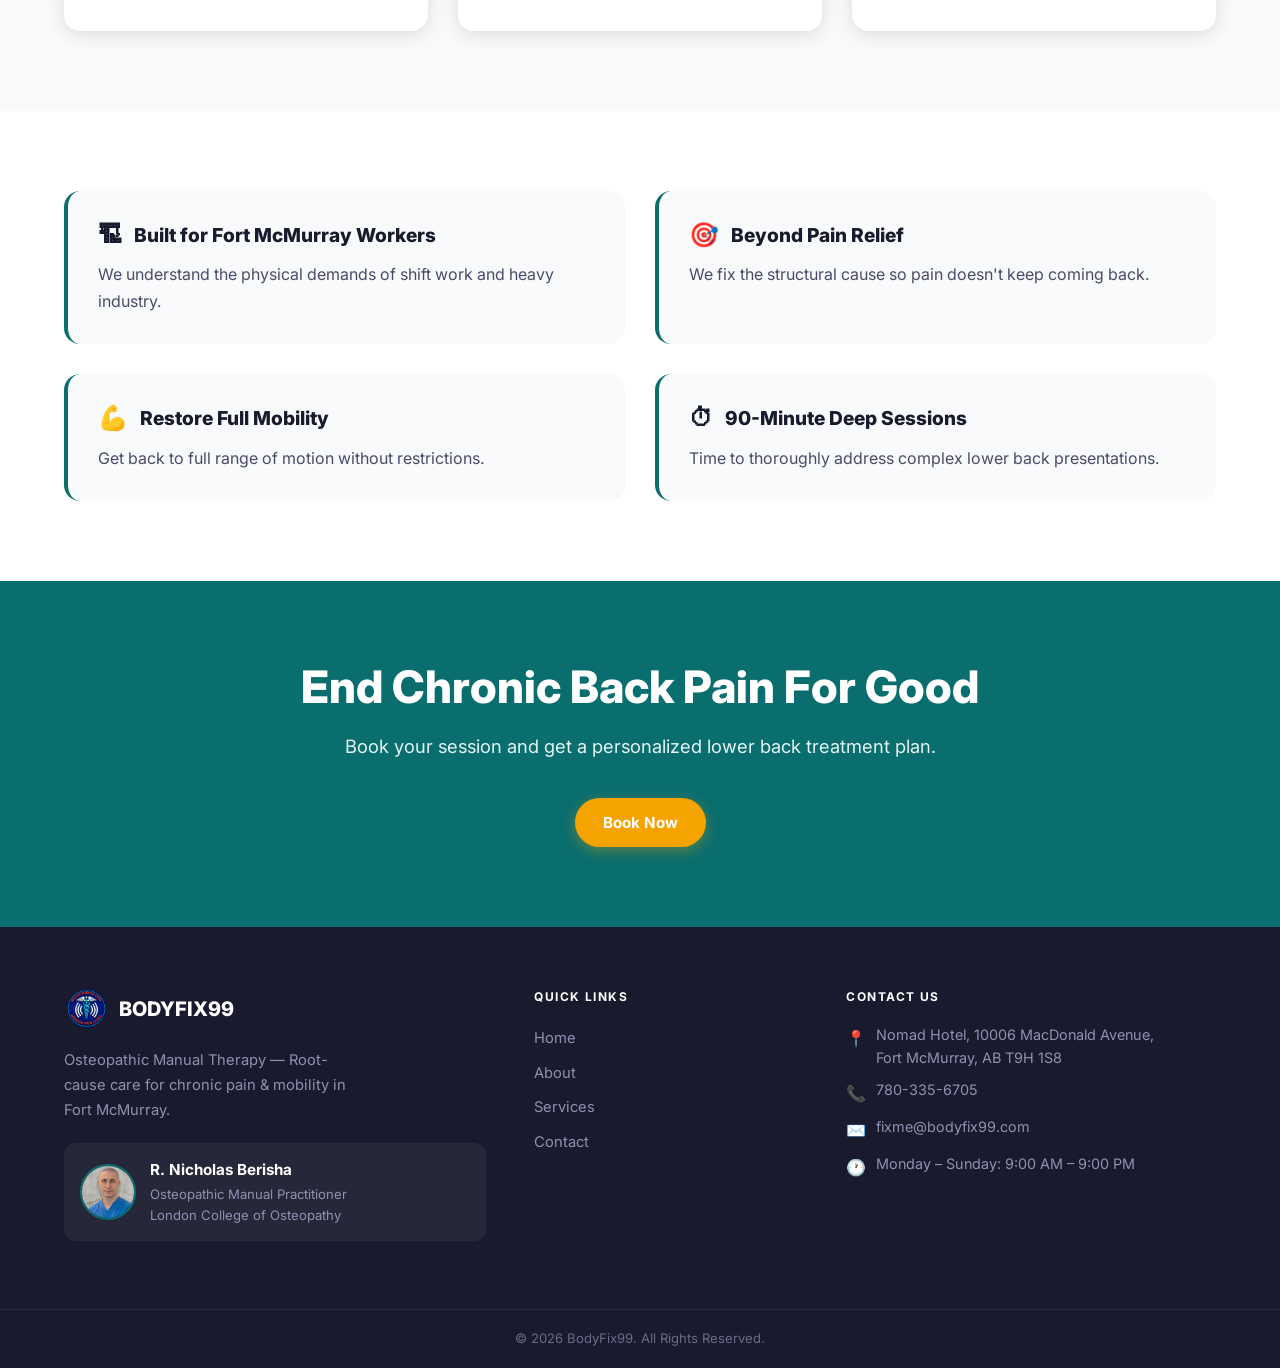
<file: lower-back-pain.html>
<!DOCTYPE html>
<html lang="en">

<head>
  <meta charset="UTF-8" />
  <meta name="viewport" content="width=device-width, initial-scale=1.0" />
  <title>Lower Back Pain Treatment Fort McMurray | BodyFix99</title>
  <meta name="description"
    content="Correcting lumbar facet lockouts and deep muscular guarding that causes chronic centralized back ache. Osteopathic lower back care in Fort McMurray." />
  <meta name="keywords"
    content="lower back pain Fort McMurray, lumbar pain treatment Alberta, osteopath back pain, chronic back pain relief, BodyFix99" />
  <meta name="robots" content="index, follow" />
  <meta property="og:title" content="Lower Back Pain Treatment Fort McMurray | BodyFix99" />
  <meta property="og:description"
    content="Correcting lumbar facet lockouts and deep muscular guarding that causes chronic centralized back ache." />
  <meta property="og:type" content="website" />
  <link rel="canonical" href="https://bodyfix99.ca/lower-back-pain.html" />
  <link rel="icon" type="image/png"
    href="images/logo.png" />
  <link rel="preconnect" href="https://fonts.googleapis.com" />
  <link rel="preconnect" href="https://fonts.gstatic.com" crossorigin />
  <link rel="preload" href="css/style.css" as="style" />
  <link rel="stylesheet" href="css/style.css" />
</head>

<body>

  <!-- ══ HEADER ══════════════════════════════════════════════ -->
  <header class="site-header" id="site-header">
    <div class="header-inner">
      <a class="header-logo" href="index.html">
        <img
          src="images/logo.png"
          alt="BodyFix99 Logo" height="45" onerror="this.style.display='none'">
        <span>BODYFIX99</span>
      </a>

      <nav class="header-nav">
        <ul>
          <li><a href="index.html">Home</a></li>
          <li><a href="sciatica-treatment.html">Sciatica Treatment</a></li>
          <li><a href="lower-back-pain.html">Lower Back Pain</a></li>
          <li><a href="neck-shoulder-pain.html">Neck &amp; Shoulder Pain</a></li>
          <li><a href="concussion-recovery.html">Concussion Recovery</a></li>
          <li><a href="headaches-migraines.html">Headaches &amp; Migraines</a></li>
          <li><a href="about.html">About</a></li>
          <li><a href="contact.html">Contact</a></li>
        </ul>
      </nav>

      <div class="header-cta">
        <a href="https://ramizosteopath.setmore.com/r" target="_blank" class="btn-booknow">Book Now</a>
      </div>

      <button class="nav-hamburger" aria-label="Toggle navigation" aria-expanded="false">☰</button>
    </div>
  </header>

  <!-- ══ MAIN ════════════════════════════════════════════════ -->
  <main>
    <!-- SECTION 1 — PAGE HERO -->
    <section class="page-hero"
      style="position: relative; height: 380px; overflow: hidden; display: flex; align-items: center; justify-content: center;">
      <div style="position: absolute; inset: 0; background: url('images/t3.png') center 30% / cover no-repeat;"></div>
      <div style="position: absolute; inset: 0; background: rgba(10, 110, 110, 0.70);"></div>
      <div class="container" style="position: relative; z-index: 1; text-align: center; padding: 0 20px;">
        <span class="section-tag"
          style="background:rgba(255,255,255,0.2);color:#fff;border:1px solid rgba(255,255,255,0.4);">Our
          Services</span>
        <h1 style="color: white;">Lower Back Pain Treatment in Fort McMurray</h1>
        <p class="hero-sub" style="color: white;">Correcting lumbar facet lockouts and deep muscular guarding that
          causes chronic centralized back ache.</p>
        <a href="https://ramizosteopath.setmore.com/r" target="_blank" rel="noopener" class="btn-accent">Book a
          Session</a>
      </div>
    </section>

    <!-- SECTION 2 — WHAT IS IT -->
    <section class="split-section">
      <div class="container">
        <div class="split-grid">
          <div class="split-text">
            <h2>Understanding Chronic Lower Back Pain</h2>
            <p>Lower back pain is one of the most common and debilitating conditions affecting people in Fort McMurray.
              Long hours of physical labor, sitting in heavy equipment, or repetitive movements cause cumulative
              structural damage that builds up over years — until one day the body simply can't compensate anymore.</p>
            <ul class="bullet-list">
              <li>Lumbar facet joint compression</li>
              <li>Deep muscular guarding and spasm</li>
              <li>Sacroiliac joint dysfunction</li>
              <li>Disc pressure and vertebral misalignment</li>
              <li>Postural imbalances from repetitive work</li>
            </ul>
          </div>
          <div class="split-image">
            <img src="images/spine_image.jpg" alt="Understanding Chronic Lower Back Pain" class="split-img"
              loading="lazy">
          </div>
        </div>
      </div>
    </section>

    <!-- SECTION 3 — HOW WE TREAT IT -->
    <section class="steps-section">
      <div class="container">
        <h2>Our Approach to Lower Back Pain</h2>
        <div class="steps-grid">
          <div class="step-card">
            <div class="step-number">01</div>
            <h3 class="step-title">Structural Assessment</h3>
            <p>Full body postural analysis to identify compensation patterns causing the lower back to overload.</p>
          </div>
          <div class="step-card">
            <div class="step-number">02</div>
            <h3 class="step-title">Facet &amp; Disc Release</h3>
            <p>Gentle osteopathic mobilization to decompress lumbar facets and reduce disc pressure without aggressive
              manipulation.</p>
          </div>
          <div class="step-card">
            <div class="step-number">03</div>
            <h3 class="step-title">Muscle Re-education</h3>
            <p>Releasing deep muscular guarding so the spine can return to its natural alignment and movement patterns.
            </p>
          </div>
        </div>
      </div>
    </section>

    <!-- SECTION 4 — FEATURE BOXES -->
    <section class="features-section">
      <div class="container">
        <div class="features-grid">
          <div class="feature-box">
            <h3 class="feature-title"><span>🏗</span> Built for Fort McMurray Workers</h3>
            <p>We understand the physical demands of shift work and heavy industry.</p>
          </div>
          <div class="feature-box">
            <h3 class="feature-title"><span>🎯</span> Beyond Pain Relief</h3>
            <p>We fix the structural cause so pain doesn't keep coming back.</p>
          </div>
          <div class="feature-box">
            <h3 class="feature-title"><span>💪</span> Restore Full Mobility</h3>
            <p>Get back to full range of motion without restrictions.</p>
          </div>
          <div class="feature-box">
            <h3 class="feature-title"><span>⏱</span> 90-Minute Deep Sessions</h3>
            <p>Time to thoroughly address complex lower back presentations.</p>
          </div>
        </div>
      </div>
    </section>

    <!-- SECTION 5 — CTA -->
    <section class="cta-banner">
      <div class="container">
        <h2>End Chronic Back Pain For Good</h2>
        <p>Book your session and get a personalized lower back treatment plan.</p>
        <a href="https://ramizosteopath.setmore.com/r" target="_blank" rel="noopener" class="btn-accent"
          style="background:#f4a300;color:#fff;">Book Now</a>
      </div>
    </section>
  </main>

  <!-- ══ FOOTER ══════════════════════════════════════════════ -->
  <footer class="site-footer">
    <div class="container">
      <div class="footer-grid">

        <div class="footer-brand">
          <div style="display:flex;align-items:center;gap:10px;margin-bottom:16px;">
            <img style="height:45px;width:auto;"
              src="images/logo.png"
              alt="BodyFix99 Logo" onerror="this.style.display='none'" />
            <span style="font-size:20px;font-weight:800;color:#ffffff;">BODYFIX99</span>
          </div>
          <p class="footer-tagline">Osteopathic Manual Therapy — Root-cause care for chronic pain &amp; mobility in Fort
            McMurray.</p>
          <div
            style="display:flex;align-items:center;gap:14px;margin:20px 0;background:rgba(255,255,255,0.06);border-radius:12px;padding:14px 16px;">
            <img src="images/nicholas-berisha.jpeg" alt="R. Nicholas Berisha"
              style="width:56px;height:56px;border-radius:50%;object-fit:cover;border:2px solid #0a6e6e;flex-shrink:0;" />
            <div>
              <p style="font-weight:700;color:#ffffff;font-size:.95rem;margin-bottom:2px;">R. Nicholas Berisha</p>
              <p style="font-size:.82rem;color:#9090b0;">Osteopathic Manual Practitioner</p>
              <p style="font-size:.82rem;color:#9090b0;">London College of Osteopathy</p>
            </div>
          </div>
        </div>

        <div>
          <p class="footer-heading">Quick Links</p>
          <ul class="footer-links">
            <li><a href="index.html">Home</a></li>
            <li><a href="about.html">About</a></li>
            <li><a href="index.html#services">Services</a></li>
            <li><a href="contact.html">Contact</a></li>
          </ul>
        </div>

        <div>
          <p class="footer-heading">Contact Us</p>
          <div class="footer-contact">
            <div class="footer-contact-item">
              <span class="icon">📍</span>
              <span>Nomad Hotel, 10006 MacDonald Avenue,<br />Fort McMurray, AB T9H 1S8</span>
            </div>
            <div class="footer-contact-item">
              <span class="icon">📞</span>
              <span><a href="tel:7803356705" style="color:inherit;">780-335-6705</a></span>
            </div>
            <div class="footer-contact-item">
              <span class="icon">✉️</span>
              <span><a href="mailto:fixme@bodyfix99.com" style="color:inherit;">fixme@bodyfix99.com</a></span>
            </div>
            <div class="footer-contact-item">
              <span class="icon">🕐</span>
              <span>Monday – Sunday: 9:00 AM – 9:00 PM</span>
            </div>
          </div>
        </div>

      </div>
    </div>
    <div class="footer-bottom">
      <div class="container">
        <p>© 2026 BodyFix99. All Rights Reserved.</p>
      </div>
    </div>
  </footer>

  <script src="js/main.js"></script>
</body>

</html>
</file>
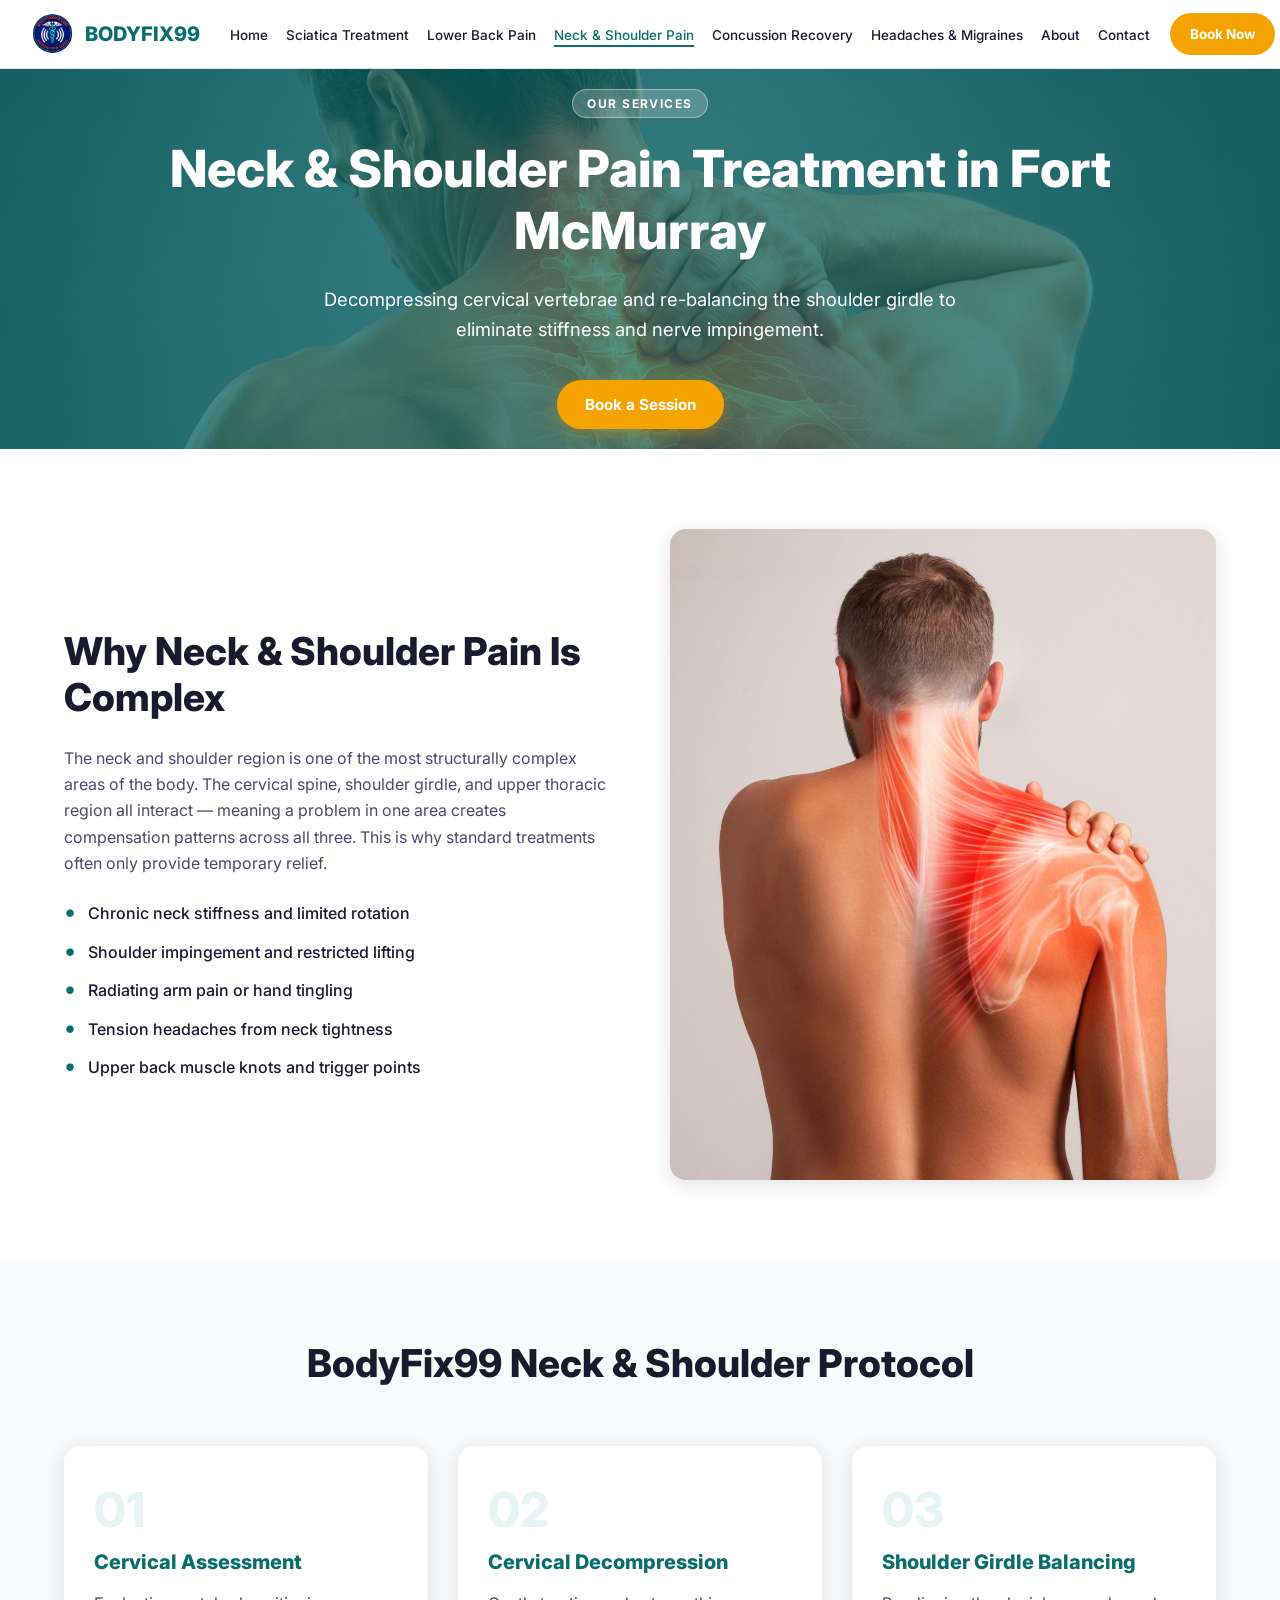
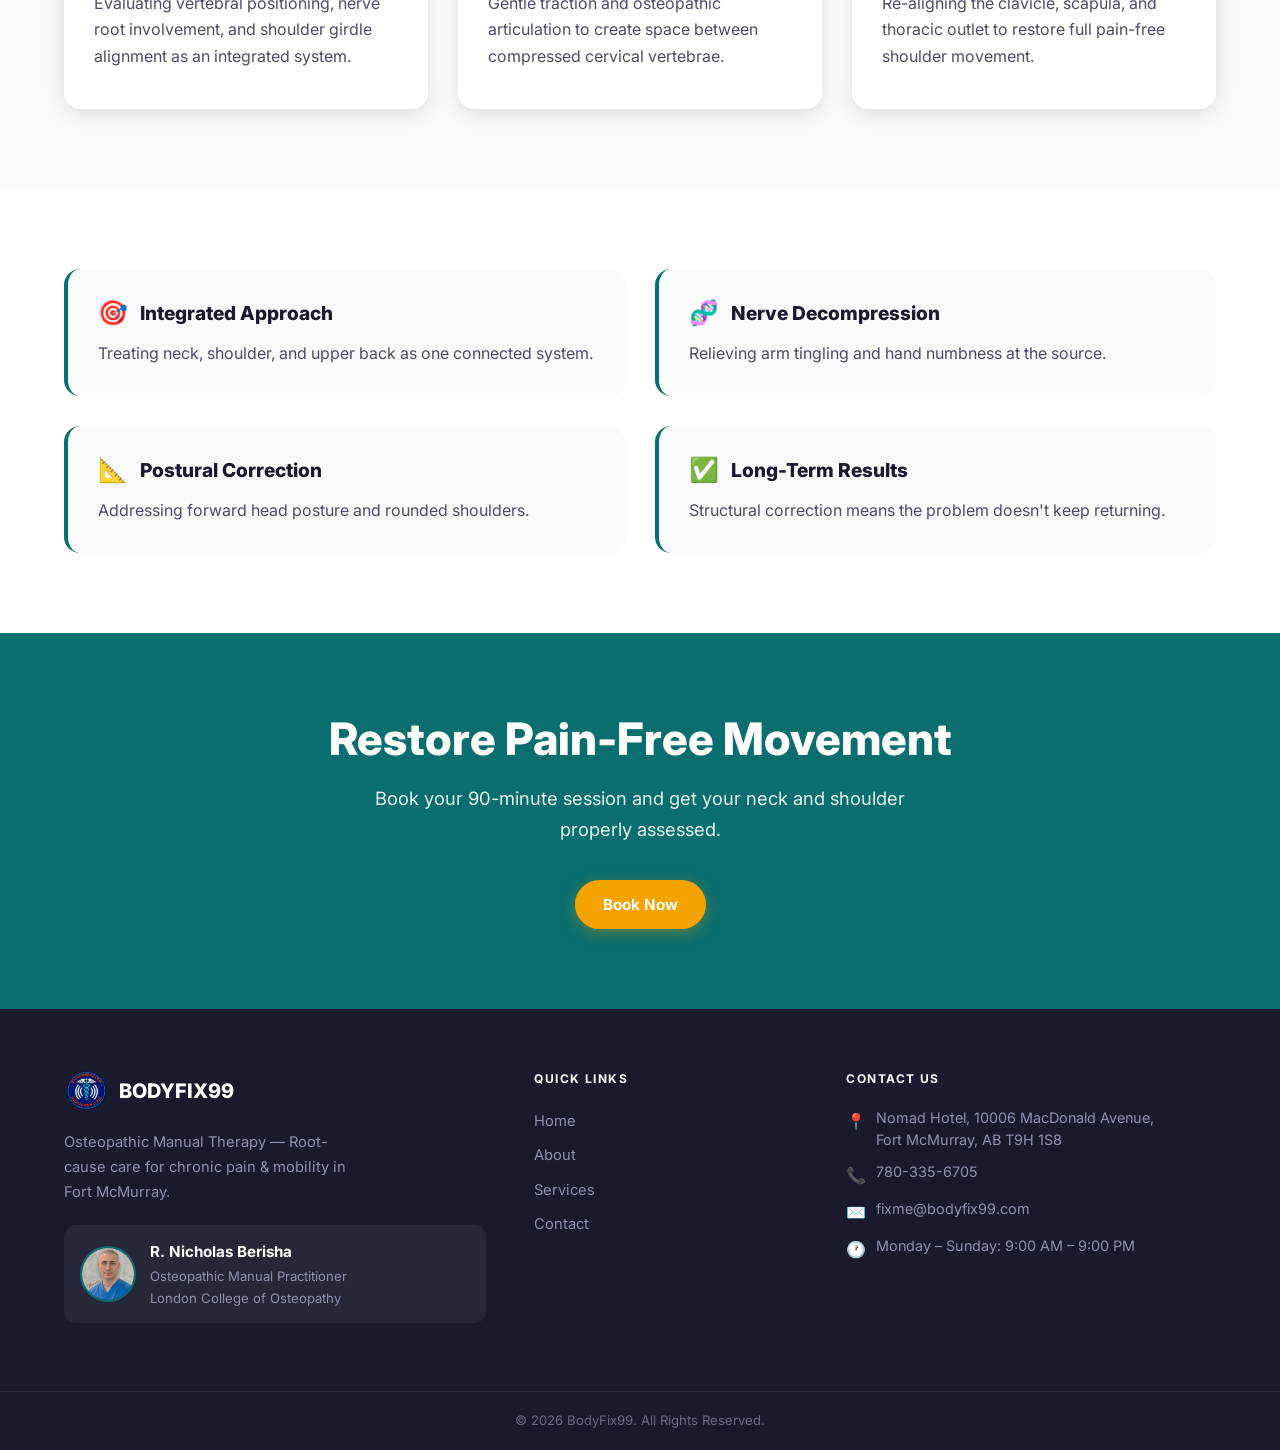
<file: neck-shoulder-pain.html>
<!DOCTYPE html>
<html lang="en">
<head>
  <meta charset="UTF-8" />
  <meta name="viewport" content="width=device-width, initial-scale=1.0" />
  <title>Neck &amp; Shoulder Pain Relief Fort McMurray | BodyFix99</title>
  <meta name="description" content="Decompressing cervical vertebrae and re-balancing the shoulder girdle to eliminate stiffness and nerve impingement. Osteopathic neck &amp; shoulder care in Fort McMurray." />
  <meta name="keywords" content="neck pain Fort McMurray, shoulder pain treatment Alberta, cervical osteopath, nerve impingement relief, BodyFix99" />
  <meta name="robots" content="index, follow" />
  <meta property="og:title" content="Neck &amp; Shoulder Pain Relief Fort McMurray | BodyFix99" />
  <meta property="og:description" content="Decompressing cervical vertebrae and re-balancing the shoulder girdle to eliminate stiffness and nerve impingement." />
  <meta property="og:type" content="website" />
  <link rel="canonical" href="https://bodyfix99.ca/neck-shoulder-pain.html" />
  <link rel="icon" type="image/png" href="images/logo.png" />
  <link rel="preconnect" href="https://fonts.googleapis.com" />
  <link rel="preconnect" href="https://fonts.gstatic.com" crossorigin />
  <link rel="preload" href="css/style.css" as="style" />
  <link rel="stylesheet" href="css/style.css" />
</head>
<body>

  <!-- ══ HEADER ══════════════════════════════════════════════ -->
  <header class="site-header" id="site-header">
    <div class="header-inner">
      <a class="header-logo" href="index.html">
        <img src="images/logo.png" alt="BodyFix99 Logo" height="45" onerror="this.style.display='none'"> 
        <span>BODYFIX99</span>
      </a>
      
      <nav class="header-nav">
        <ul>
          <li><a href="index.html">Home</a></li>
          <li><a href="sciatica-treatment.html">Sciatica Treatment</a></li>
          <li><a href="lower-back-pain.html">Lower Back Pain</a></li>
          <li><a href="neck-shoulder-pain.html">Neck &amp; Shoulder Pain</a></li>
          <li><a href="concussion-recovery.html">Concussion Recovery</a></li>
          <li><a href="headaches-migraines.html">Headaches &amp; Migraines</a></li>
          <li><a href="about.html">About</a></li>
          <li><a href="contact.html">Contact</a></li>
        </ul>
      </nav>
      
      <div class="header-cta">
        <a href="https://ramizosteopath.setmore.com/r" target="_blank" class="btn-booknow">Book Now</a>
      </div>

      <button class="nav-hamburger" aria-label="Toggle navigation" aria-expanded="false">☰</button>
    </div>
  </header>

  <!-- ══ MAIN ════════════════════════════════════════════════ -->
  <main>
    <!-- SECTION 1 — PAGE HERO -->
    <section class="page-hero" style="position: relative; height: 380px; overflow: hidden; display: flex; align-items: center; justify-content: center;">
      <div style="position: absolute; inset: 0; background: url('images/t4.png') center 30% / cover no-repeat;"></div>
      <div style="position: absolute; inset: 0; background: rgba(10, 110, 110, 0.70);"></div>
      <div class="container" style="position: relative; z-index: 1; text-align: center; padding: 0 20px;">
        <span class="section-tag" style="background:rgba(255,255,255,0.2);color:#fff;border:1px solid rgba(255,255,255,0.4);">Our Services</span>
        <h1 style="color: white;">Neck &amp; Shoulder Pain Treatment in Fort McMurray</h1>
        <p class="hero-sub" style="color: white;">Decompressing cervical vertebrae and re-balancing the shoulder girdle to eliminate stiffness and nerve impingement.</p>
        <a href="https://ramizosteopath.setmore.com/r" target="_blank" rel="noopener" class="btn-accent">Book a Session</a>
      </div>
    </section>

    <!-- SECTION 2 — WHAT IS IT -->
    <section class="split-section">
      <div class="container">
        <div class="split-grid">
          <div class="split-text">
            <h2>Why Neck &amp; Shoulder Pain Is Complex</h2>
            <p>The neck and shoulder region is one of the most structurally complex areas of the body. The cervical spine, shoulder girdle, and upper thoracic region all interact — meaning a problem in one area creates compensation patterns across all three. This is why standard treatments often only provide temporary relief.</p>
            <ul class="bullet-list">
              <li>Chronic neck stiffness and limited rotation</li>
              <li>Shoulder impingement and restricted lifting</li>
              <li>Radiating arm pain or hand tingling</li>
              <li>Tension headaches from neck tightness</li>
              <li>Upper back muscle knots and trigger points</li>
            </ul>
          </div>
          <div class="split-image">
            <img src="images/shoulder_image.jpg" alt="Neck and Shoulder Pain Complexity" class="split-img" loading="lazy">
          </div>
        </div>
      </div>
    </section>

    <!-- SECTION 3 — HOW WE TREAT IT -->
    <section class="steps-section">
      <div class="container">
        <h2>BodyFix99 Neck &amp; Shoulder Protocol</h2>
        <div class="steps-grid">
          <div class="step-card">
            <div class="step-number">01</div>
            <h3 class="step-title">Cervical Assessment</h3>
            <p>Evaluating vertebral positioning, nerve root involvement, and shoulder girdle alignment as an integrated system.</p>
          </div>
          <div class="step-card">
            <div class="step-number">02</div>
            <h3 class="step-title">Cervical Decompression</h3>
            <p>Gentle traction and osteopathic articulation to create space between compressed cervical vertebrae.</p>
          </div>
          <div class="step-card">
            <div class="step-number">03</div>
            <h3 class="step-title">Shoulder Girdle Balancing</h3>
            <p>Re-aligning the clavicle, scapula, and thoracic outlet to restore full pain-free shoulder movement.</p>
          </div>
        </div>
      </div>
    </section>

    <!-- SECTION 4 — FEATURE BOXES -->
    <section class="features-section">
      <div class="container">
        <div class="features-grid">
          <div class="feature-box">
            <h3 class="feature-title"><span>🎯</span> Integrated Approach</h3>
            <p>Treating neck, shoulder, and upper back as one connected system.</p>
          </div>
          <div class="feature-box">
            <h3 class="feature-title"><span>🧬</span> Nerve Decompression</h3>
            <p>Relieving arm tingling and hand numbness at the source.</p>
          </div>
          <div class="feature-box">
            <h3 class="feature-title"><span>📐</span> Postural Correction</h3>
            <p>Addressing forward head posture and rounded shoulders.</p>
          </div>
          <div class="feature-box">
            <h3 class="feature-title"><span>✅</span> Long-Term Results</h3>
            <p>Structural correction means the problem doesn't keep returning.</p>
          </div>
        </div>
      </div>
    </section>

    <!-- SECTION 5 — CTA -->
    <section class="cta-banner">
      <div class="container">
        <h2>Restore Pain-Free Movement</h2>
        <p>Book your 90-minute session and get your neck and shoulder properly assessed.</p>
        <a href="https://ramizosteopath.setmore.com/r" target="_blank" rel="noopener" class="btn-accent" style="background:#f4a300;color:#fff;">Book Now</a>
      </div>
    </section>
  </main>

  <!-- ══ FOOTER ══════════════════════════════════════════════ -->
<footer class="site-footer">
  <div class="container">
    <div class="footer-grid">

      <div class="footer-brand">
        <div style="display:flex;align-items:center;gap:10px;margin-bottom:16px;">
          <img style="height:45px;width:auto;"
            src="images/logo.png"
            alt="BodyFix99 Logo" onerror="this.style.display='none'" />
          <span style="font-size:20px;font-weight:800;color:#ffffff;">BODYFIX99</span>
        </div>
        <p class="footer-tagline">Osteopathic Manual Therapy — Root-cause care for chronic pain &amp; mobility in Fort McMurray.</p>
        <div style="display:flex;align-items:center;gap:14px;margin:20px 0;background:rgba(255,255,255,0.06);border-radius:12px;padding:14px 16px;">
          <img src="images/nicholas-berisha.jpeg"
            alt="R. Nicholas Berisha"
            style="width:56px;height:56px;border-radius:50%;object-fit:cover;border:2px solid #0a6e6e;flex-shrink:0;" />
          <div>
            <p style="font-weight:700;color:#ffffff;font-size:.95rem;margin-bottom:2px;">R. Nicholas Berisha</p>
            <p style="font-size:.82rem;color:#9090b0;">Osteopathic Manual Practitioner</p>
            <p style="font-size:.82rem;color:#9090b0;">London College of Osteopathy</p>
          </div>
        </div>
      </div>

      <div>
        <p class="footer-heading">Quick Links</p>
        <ul class="footer-links">
          <li><a href="index.html">Home</a></li>
          <li><a href="about.html">About</a></li>
          <li><a href="index.html#services">Services</a></li>
          <li><a href="contact.html">Contact</a></li>
        </ul>
      </div>

      <div>
        <p class="footer-heading">Contact Us</p>
        <div class="footer-contact">
          <div class="footer-contact-item">
            <span class="icon">📍</span>
            <span>Nomad Hotel, 10006 MacDonald Avenue,<br />Fort McMurray, AB T9H 1S8</span>
          </div>
          <div class="footer-contact-item">
            <span class="icon">📞</span>
            <span><a href="tel:7803356705" style="color:inherit;">780-335-6705</a></span>
          </div>
          <div class="footer-contact-item">
            <span class="icon">✉️</span>
            <span><a href="mailto:fixme@bodyfix99.com" style="color:inherit;">fixme@bodyfix99.com</a></span>
          </div>
          <div class="footer-contact-item">
            <span class="icon">🕐</span>
            <span>Monday – Sunday: 9:00 AM – 9:00 PM</span>
          </div>
        </div>
      </div>

    </div>
  </div>
  <div class="footer-bottom">
    <div class="container">
      <p>© 2026 BodyFix99. All Rights Reserved.</p>
    </div>
  </div>
</footer>

  <script src="js/main.js"></script>
</body>
</html>
</file>
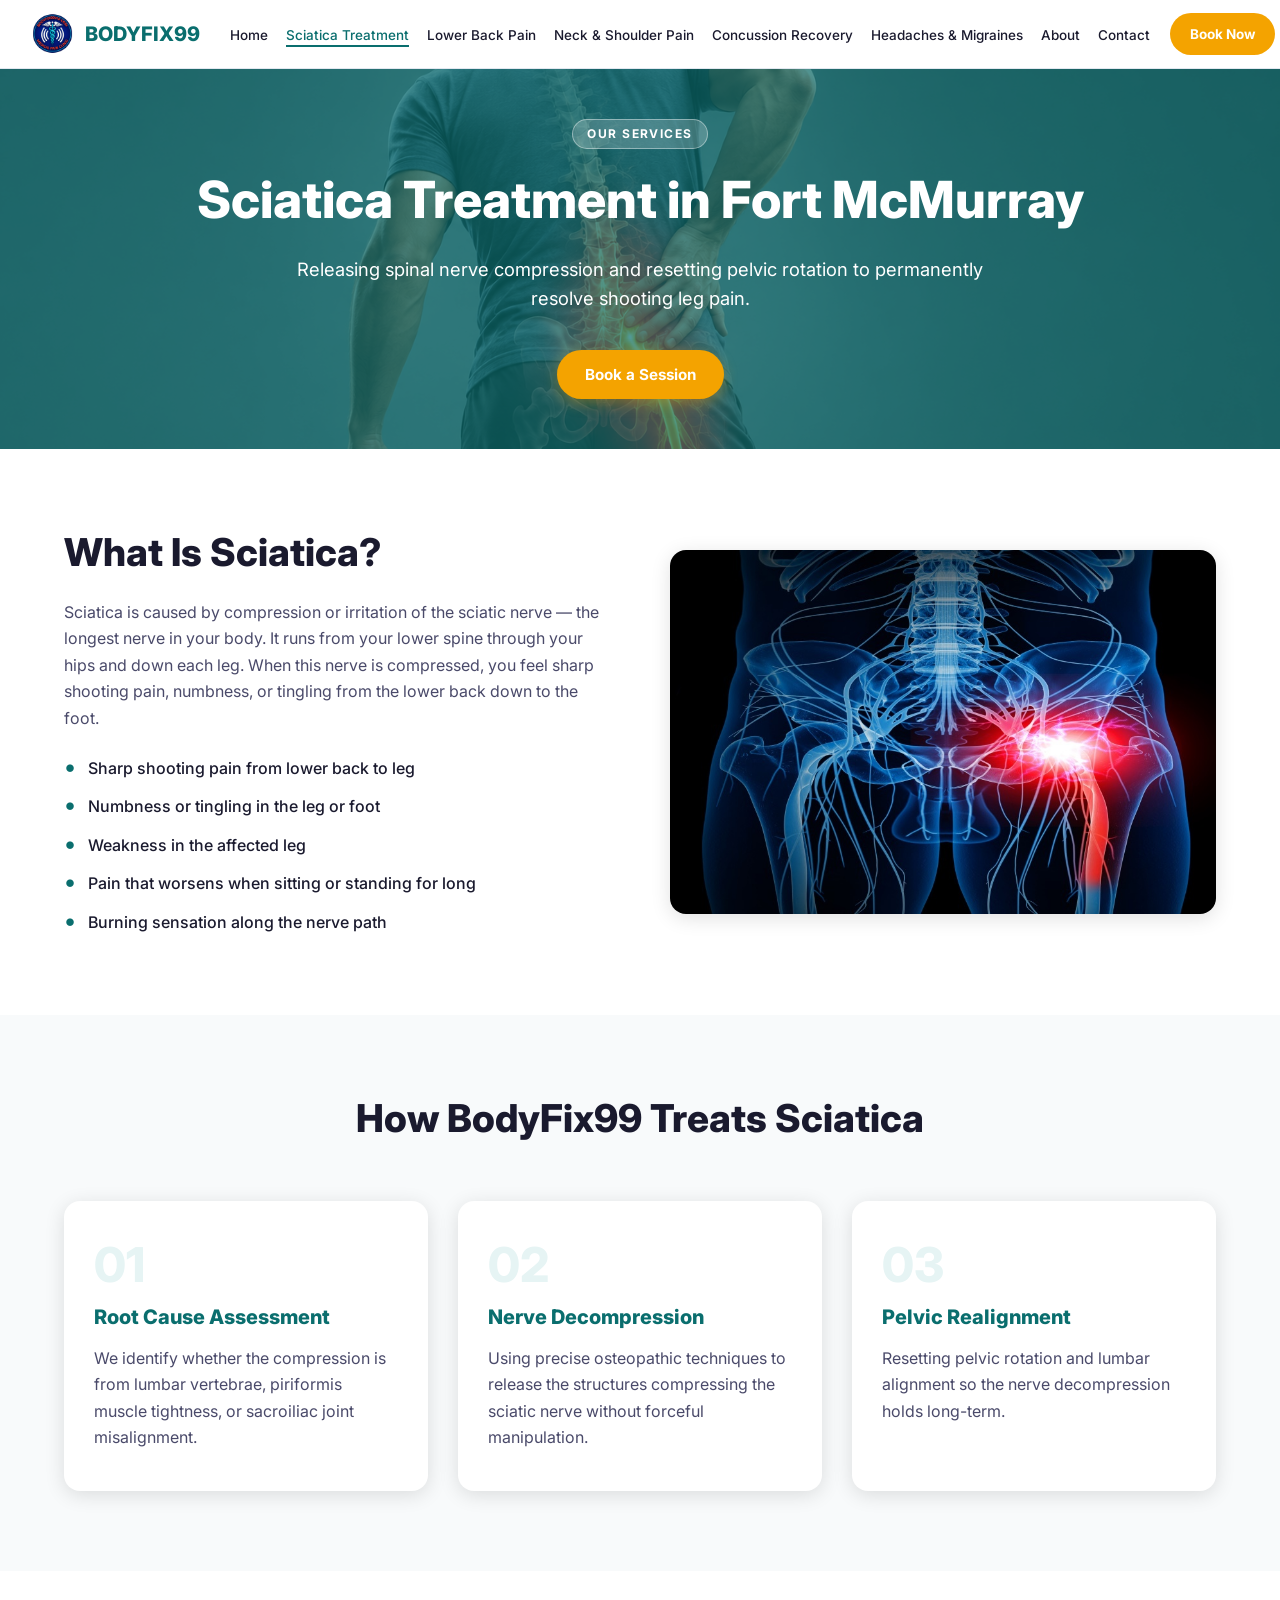
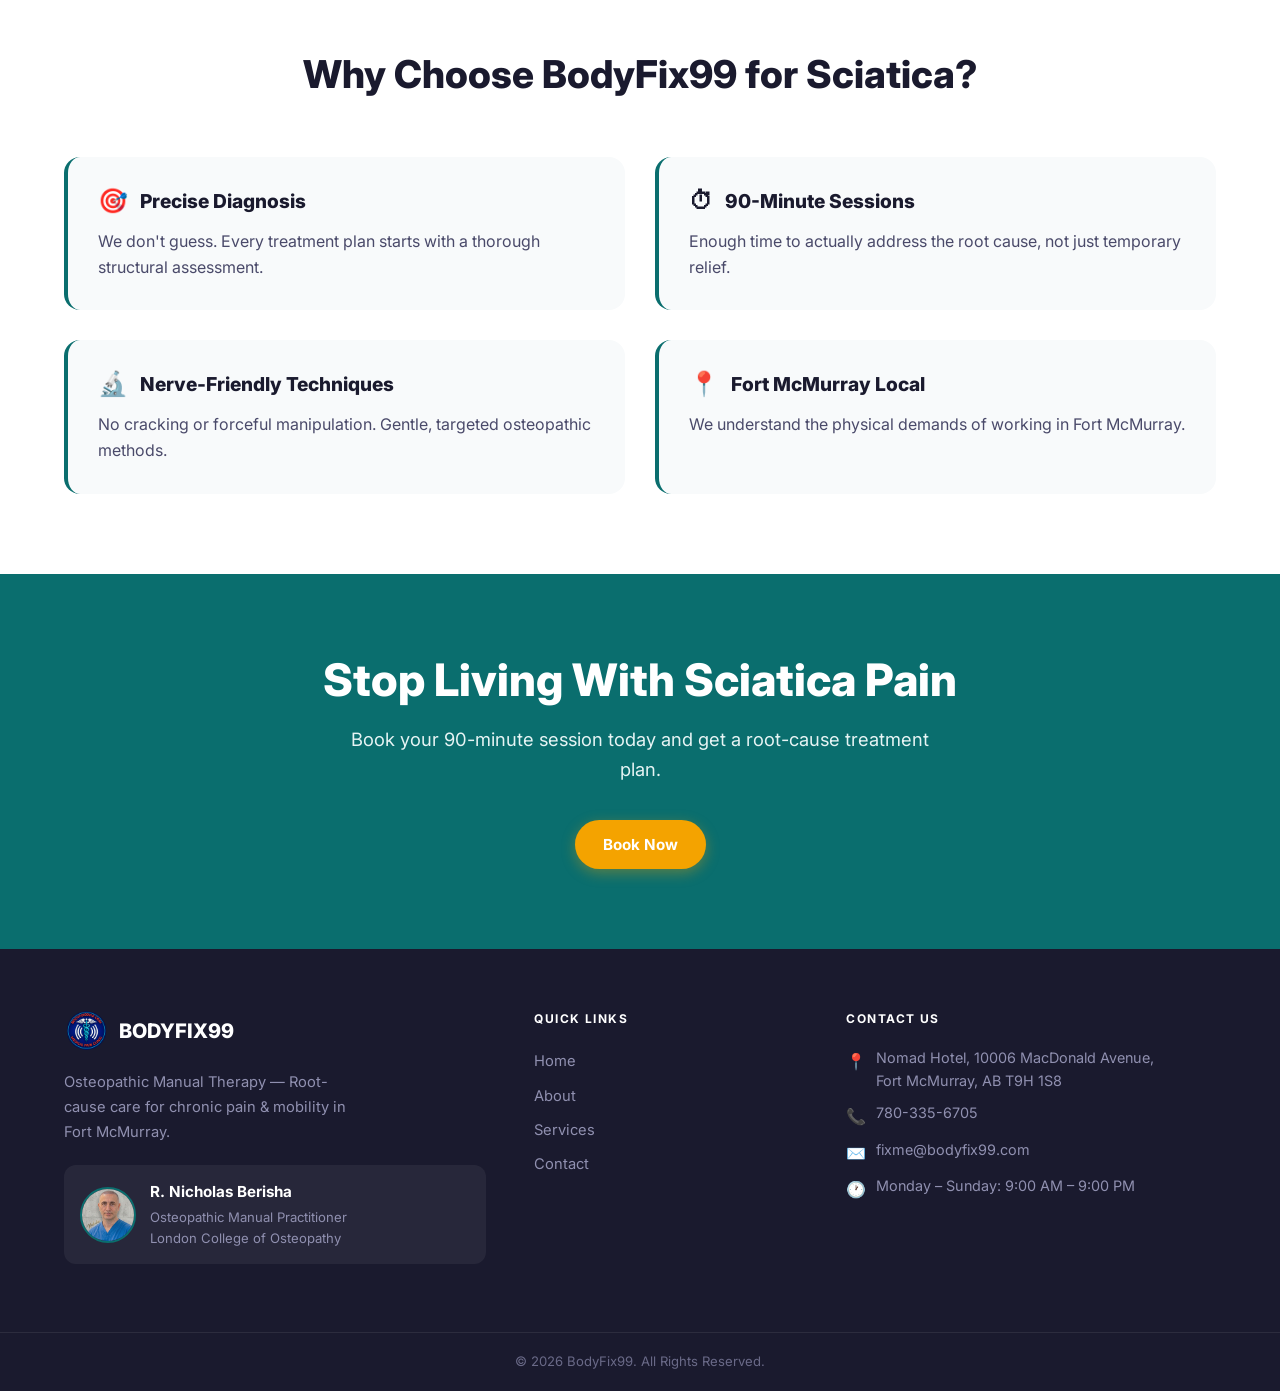
<file: sciatica-treatment.html>
<!DOCTYPE html>
<html lang="en">

<head>
  <meta charset="UTF-8" />
  <meta name="viewport" content="width=device-width, initial-scale=1.0" />
  <title>Sciatica Treatment Fort McMurray | BodyFix99</title>
  <meta name="description"
    content="Releasing spinal nerve compression and resetting pelvic rotation to permanently resolve shooting leg pain. Expert osteopathic sciatica care in Fort McMurray." />
  <meta name="keywords"
    content="sciatica treatment Fort McMurray, sciatic nerve pain relief Alberta, osteopath sciatica, BodyFix99 sciatica" />
  <meta name="robots" content="index, follow" />
  <meta property="og:title" content="Sciatica Treatment Fort McMurray | BodyFix99" />
  <meta property="og:description"
    content="Releasing spinal nerve compression and resetting pelvic rotation to permanently resolve shooting leg pain." />
  <meta property="og:type" content="website" />
  <link rel="canonical" href="https://bodyfix99.ca/sciatica-treatment.html" />
  <link rel="icon" type="image/png"
    href="images/logo.png" />
  <link rel="preconnect" href="https://fonts.googleapis.com" />
  <link rel="preconnect" href="https://fonts.gstatic.com" crossorigin />
  <link rel="preload" href="css/style.css" as="style" />
  <link rel="stylesheet" href="css/style.css" />
</head>

<body>

  <!-- ══ HEADER ══════════════════════════════════════════════ -->
  <header class="site-header" id="site-header">
    <div class="header-inner">
      <a class="header-logo" href="index.html">
        <img
          src="images/logo.png"
          alt="BodyFix99 Logo" height="45" onerror="this.style.display='none'">
        <span>BODYFIX99</span>
      </a>

      <nav class="header-nav">
        <ul>
          <li><a href="index.html">Home</a></li>
          <li><a href="sciatica-treatment.html">Sciatica Treatment</a></li>
          <li><a href="lower-back-pain.html">Lower Back Pain</a></li>
          <li><a href="neck-shoulder-pain.html">Neck &amp; Shoulder Pain</a></li>
          <li><a href="concussion-recovery.html">Concussion Recovery</a></li>
          <li><a href="headaches-migraines.html">Headaches &amp; Migraines</a></li>
          <li><a href="about.html">About</a></li>
          <li><a href="contact.html">Contact</a></li>
        </ul>
      </nav>

      <div class="header-cta">
        <a href="https://ramizosteopath.setmore.com/r" target="_blank" class="btn-booknow">Book Now</a>
      </div>

      <button class="nav-hamburger" aria-label="Toggle navigation" aria-expanded="false">☰</button>
    </div>
  </header>

  <!-- ══ MAIN ════════════════════════════════════════════════ -->
  <main>
    <!-- SECTION 1 — PAGE HERO -->
    <section class="page-hero"
      style="position: relative; height: 380px; overflow: hidden; display: flex; align-items: center; justify-content: center;">
      <div style="position: absolute; inset: 0; background: url('images/t2.png') center 30% / cover no-repeat;"></div>
      <div style="position: absolute; inset: 0; background: rgba(10, 110, 110, 0.70);"></div>
      <div class="container" style="position: relative; z-index: 1; text-align: center; padding: 0 20px;">
        <span class="section-tag"
          style="background:rgba(255,255,255,0.2);color:#fff;border:1px solid rgba(255,255,255,0.4);">Our
          Services</span>
        <h1 style="color: white;">Sciatica Treatment in Fort McMurray</h1>
        <p class="hero-sub" style="color: white;">Releasing spinal nerve compression and resetting pelvic rotation to
          permanently resolve shooting leg pain.</p>
        <a href="https://ramizosteopath.setmore.com/r" target="_blank" rel="noopener" class="btn-accent">Book a
          Session</a>
      </div>
    </section>

    <!-- SECTION 2 — WHAT IS SCIATICA -->
    <section class="split-section">
      <div class="container">
        <div class="split-grid">
          <div class="split-text">
            <h2>What Is Sciatica?</h2>
            <p>Sciatica is caused by compression or irritation of the sciatic nerve — the longest nerve in your body. It
              runs from your lower spine through your hips and down each leg. When this nerve is compressed, you feel
              sharp shooting pain, numbness, or tingling from the lower back down to the foot.</p>
            <ul class="bullet-list">
              <li>Sharp shooting pain from lower back to leg</li>
              <li>Numbness or tingling in the leg or foot</li>
              <li>Weakness in the affected leg</li>
              <li>Pain that worsens when sitting or standing for long</li>
              <li>Burning sensation along the nerve path</li>
            </ul>
          </div>
          <div class="split-image">
            <img src="images/img2.jpg"
              alt="Spine and sciatic nerve anatomy illustration" class="split-img" loading="lazy">
          </div>
        </div>
      </div>
    </section>

    <!-- SECTION 3 — HOW WE TREAT IT -->
    <section class="steps-section">
      <div class="container">
        <h2>How BodyFix99 Treats Sciatica</h2>
        <div class="steps-grid">
          <div class="step-card">
            <div class="step-number">01</div>
            <h3 class="step-title">Root Cause Assessment</h3>
            <p>We identify whether the compression is from lumbar vertebrae, piriformis muscle tightness, or sacroiliac
              joint misalignment.</p>
          </div>
          <div class="step-card">
            <div class="step-number">02</div>
            <h3 class="step-title">Nerve Decompression</h3>
            <p>Using precise osteopathic techniques to release the structures compressing the sciatic nerve without
              forceful manipulation.</p>
          </div>
          <div class="step-card">
            <div class="step-number">03</div>
            <h3 class="step-title">Pelvic Realignment</h3>
            <p>Resetting pelvic rotation and lumbar alignment so the nerve decompression holds long-term.</p>
          </div>
        </div>
      </div>
    </section>

    <!-- SECTION 4 — WHY CHOOSE BODYFIX99 -->
    <section class="features-section">
      <div class="container">
        <h2>Why Choose BodyFix99 for Sciatica?</h2>
        <div class="features-grid">
          <div class="feature-box">
            <h3 class="feature-title"><span>🎯</span> Precise Diagnosis</h3>
            <p>We don't guess. Every treatment plan starts with a thorough structural assessment.</p>
          </div>
          <div class="feature-box">
            <h3 class="feature-title"><span>⏱</span> 90-Minute Sessions</h3>
            <p>Enough time to actually address the root cause, not just temporary relief.</p>
          </div>
          <div class="feature-box">
            <h3 class="feature-title"><span>🔬</span> Nerve-Friendly Techniques</h3>
            <p>No cracking or forceful manipulation. Gentle, targeted osteopathic methods.</p>
          </div>
          <div class="feature-box">
            <h3 class="feature-title"><span>📍</span> Fort McMurray Local</h3>
            <p>We understand the physical demands of working in Fort McMurray.</p>
          </div>
        </div>
      </div>
    </section>

    <!-- SECTION 5 — CTA -->
    <section class="cta-banner">
      <div class="container">
        <h2>Stop Living With Sciatica Pain</h2>
        <p>Book your 90-minute session today and get a root-cause treatment plan.</p>
        <a href="https://ramizosteopath.setmore.com/r" target="_blank" rel="noopener" class="btn-accent"
          style="background:#f4a300;color:#fff;">Book Now</a>
      </div>
    </section>
  </main>

  <!-- ══ FOOTER ══════════════════════════════════════════════ -->
  <footer class="site-footer">
    <div class="container">
      <div class="footer-grid">

        <div class="footer-brand">
          <div style="display:flex;align-items:center;gap:10px;margin-bottom:16px;">
            <img style="height:45px;width:auto;"
              src="images/logo.png"
              alt="BodyFix99 Logo" onerror="this.style.display='none'" />
            <span style="font-size:20px;font-weight:800;color:#ffffff;">BODYFIX99</span>
          </div>
          <p class="footer-tagline">Osteopathic Manual Therapy — Root-cause care for chronic pain &amp; mobility in Fort
            McMurray.</p>
          <div
            style="display:flex;align-items:center;gap:14px;margin:20px 0;background:rgba(255,255,255,0.06);border-radius:12px;padding:14px 16px;">
            <img src="images/nicholas-berisha.jpeg" alt="R. Nicholas Berisha"
              style="width:56px;height:56px;border-radius:50%;object-fit:cover;border:2px solid #0a6e6e;flex-shrink:0;" />
            <div>
              <p style="font-weight:700;color:#ffffff;font-size:.95rem;margin-bottom:2px;">R. Nicholas Berisha</p>
              <p style="font-size:.82rem;color:#9090b0;">Osteopathic Manual Practitioner</p>
              <p style="font-size:.82rem;color:#9090b0;">London College of Osteopathy</p>
            </div>
          </div>
        </div>

        <div>
          <p class="footer-heading">Quick Links</p>
          <ul class="footer-links">
            <li><a href="index.html">Home</a></li>
            <li><a href="about.html">About</a></li>
            <li><a href="index.html#services">Services</a></li>
            <li><a href="contact.html">Contact</a></li>
          </ul>
        </div>

        <div>
          <p class="footer-heading">Contact Us</p>
          <div class="footer-contact">
            <div class="footer-contact-item">
              <span class="icon">📍</span>
              <span>Nomad Hotel, 10006 MacDonald Avenue,<br />Fort McMurray, AB T9H 1S8</span>
            </div>
            <div class="footer-contact-item">
              <span class="icon">📞</span>
              <span><a href="tel:7803356705" style="color:inherit;">780-335-6705</a></span>
            </div>
            <div class="footer-contact-item">
              <span class="icon">✉️</span>
              <span><a href="mailto:fixme@bodyfix99.com" style="color:inherit;">fixme@bodyfix99.com</a></span>
            </div>
            <div class="footer-contact-item">
              <span class="icon">🕐</span>
              <span>Monday – Sunday: 9:00 AM – 9:00 PM</span>
            </div>
          </div>
        </div>

      </div>
    </div>
    <div class="footer-bottom">
      <div class="container">
        <p>© 2026 BodyFix99. All Rights Reserved.</p>
      </div>
    </div>
  </footer>

  <script src="js/main.js"></script>
</body>

</html>
</file>
<file: css/style.css>
/* ============================================================
   BodyFix99 — Global Stylesheet
   Design System: Inter + Teal + Amber
   ============================================================ */

@import url('https://fonts.googleapis.com/css2?family=Inter:wght@400;500;600;700;800&display=swap');

/* ── CSS Variables ───────────────────────────────────────── */
:root {
  --primary:        #0a6e6e;
  --primary-light:  #e6f4f4;
  --accent:         #f4a300;
  --text-dark:      #1a1a2e;
  --text-mid:       #4a4a6a;
  --text-light:     #7a7a9a;
  --bg-white:       #ffffff;
  --bg-soft:        #f8fafb;
  --border:         #e2e8f0;

  --font-base:      'Inter', sans-serif;
  --shadow-sm:      0 2px 8px rgba(0,0,0,.08);
  --shadow-md:      0 4px 20px rgba(0,0,0,.12);
  --radius-sm:      8px;
  --radius-md:      14px;
  --radius-full:    9999px;
  --transition:     0.28s ease;
}

/* ── Reset ───────────────────────────────────────────────── */
*, *::before, *::after { box-sizing: border-box; margin: 0; padding: 0; }

html { scroll-behavior: smooth; font-size: 16px; }

body {
  font-family: var(--font-base);
  color: var(--text-mid);
  background: var(--bg-white);
  line-height: 1.65;
  -webkit-font-smoothing: antialiased;
}

img { max-width: 100%; height: auto; display: block; }
a { text-decoration: none; color: inherit; }
ul { list-style: none; }

/* ── Layout Helpers ──────────────────────────────────────── */
.container {
  max-width: 1200px;
  margin-inline: auto;
  padding-inline: 24px;
}

section { padding: 80px 0; }

.section-tag {
  display: inline-block;
  font-size: .75rem;
  font-weight: 700;
  letter-spacing: .12em;
  text-transform: uppercase;
  color: var(--primary);
  background: var(--primary-light);
  padding: 4px 14px;
  border-radius: var(--radius-full);
  margin-bottom: 14px;
}

h1, h2, h3, h4 {
  font-weight: 800;
  color: var(--text-dark);
  line-height: 1.2;
}

h1 { font-size: clamp(2rem, 5vw, 3.2rem); }
h2 { font-size: clamp(1.6rem, 4vw, 2.4rem); }
h3 { font-size: 1.25rem; }

p { color: var(--text-mid); }

/* ── Buttons ─────────────────────────────────────────────── */
.btn-accent {
  display: inline-flex;
  align-items: center;
  justify-content: center;
  background: var(--accent);
  color: #fff;
  font-weight: 700;
  font-size: .95rem;
  padding: 12px 28px;
  border-radius: var(--radius-full);
  border: none;
  cursor: pointer;
  min-height: 44px;
  transition: background var(--transition), transform var(--transition), box-shadow var(--transition);
  box-shadow: 0 4px 14px rgba(244,163,0,.35);
}
.btn-accent:hover {
  background: #d48f00;
  transform: translateY(-2px);
  box-shadow: 0 6px 20px rgba(244,163,0,.45);
}

.btn-outline {
  display: inline-flex;
  align-items: center;
  justify-content: center;
  background: transparent;
  color: var(--primary);
  font-weight: 600;
  font-size: .95rem;
  padding: 11px 26px;
  border-radius: var(--radius-full);
  border: 2px solid var(--primary);
  cursor: pointer;
  min-height: 44px;
  transition: all var(--transition);
}
.btn-outline:hover {
  background: var(--primary);
  color: #fff;
}

/* ═══════════════════════════════════════════════════════════
   HEADER / NAV
   ═══════════════════════════════════════════════════════════ */
.site-header {
  position: sticky;
  top: 0;
  left: 0;
  right: 0;
  width: 100%;
  background: transparent;
  z-index: 1000;
  border-bottom: 1px solid #e2e8f0;
  box-sizing: border-box;
}

.site-header.scrolled {
  background: #ffffff;
  box-shadow: 0 2px 20px rgba(0,0,0,0.08);
}

.header-inner {
  display: flex;
  align-items: center;
  justify-content: space-between;
  padding: 0 30px;
  height: 68px;
  width: 100%;
  max-width: 1400px;
  margin: 0 auto;
  box-sizing: border-box;
}

.header-logo {
  display: flex;
  align-items: center;
  gap: 10px;
  text-decoration: none;
  flex-shrink: 0;
  margin-right: 30px;
}

.header-logo img {
  height: 45px;
  width: auto;
}

.header-logo span {
  font-size: 20px;
  font-weight: 800;
  color: #0a6e6e;
  white-space: nowrap;
}

.header-nav {
  flex: 1;
  display: flex;
  justify-content: center;
  overflow: visible;
}

.header-nav ul {
  display: flex;
  align-items: center;
  gap: 18px;
  list-style: none;
  margin: 0;
  padding: 0;
  flex-wrap: nowrap;
}

.header-nav ul li a {
  font-size: 13.5px;
  font-weight: 500;
  color: #1a1a2e;
  text-decoration: none;
  white-space: nowrap;
  position: relative;
  padding-bottom: 4px;
}

.header-nav ul li a::after {
  content: '';
  position: absolute;
  bottom: 0;
  left: 0;
  width: 0%;
  height: 2px;
  background-color: #0a6e6e;
  transition: width 0.3s ease;
}

.header-nav ul li a:hover::after,
.header-nav ul li a.active::after {
  width: 100%;
}

.header-nav ul li a:hover,
.header-nav ul li a.active {
  color: #0a6e6e;
}

.header-cta {
  flex-shrink: 0;
  margin-left: 20px;
  padding-right: 0;
}

.btn-booknow {
  background: #f4a300;
  color: #ffffff;
  font-weight: 700;
  font-size: 13.5px;
  padding: 10px 20px;
  border-radius: 25px;
  text-decoration: none;
  white-space: nowrap;
  display: inline-block;
  transition: background 0.3s ease;
}

.btn-booknow:hover {
  background: #e09500;
}

/* Hamburger */
.nav-hamburger {
  display: none;
  background: none;
  border: none;
  font-size: 1.6rem;
  cursor: pointer;
  color: var(--text-dark);
  line-height: 1;
  padding: 4px;
  min-width: 44px;
  min-height: 44px;
}

/* ── Mobile nav ──────────────────────────────────────────── */
@media (max-width: 1024px) {
  .header-inner { padding: 0 20px; }
  .header-logo { margin-right: auto; }
  .header-cta { margin-left: auto; margin-right: 12px; }
  .btn-booknow { padding: 8px 14px; font-size: 12px; }
  .nav-hamburger { display: block; }

  .header-nav {
    position: absolute;
    top: 68px;
    left: 0;
    right: 0;
    background: var(--bg-white);
    border-bottom: 1px solid var(--border);
    box-shadow: 0 4px 20px rgba(0,0,0,.12);
    flex-direction: column;
    align-items: flex-start;
    z-index: 999;
    max-height: 0;
    overflow: hidden;
    opacity: 0;
    display: flex;
    transition: max-height 0.4s ease, opacity 0.3s ease, padding 0.3s ease;
    padding: 0 24px;
  }

  .header-nav.active {
    max-height: 500px;
    opacity: 1;
    padding: 16px 24px 24px;
  }

  .header-nav ul {
    flex-direction: column;
    align-items: flex-start;
    width: 100%;
    flex-wrap: wrap;
    gap: 4px;
  }

  .header-nav ul li a {
    width: 100%;
    padding: 10px 12px;
    font-size: .95rem;
    min-height: 44px;
    display: flex;
    align-items: center;
  }
}

/* ═══════════════════════════════════════════════════════════
   FOOTER
   ═══════════════════════════════════════════════════════════ */
.site-footer {
  background: var(--text-dark);
  color: #c0c0d8;
  padding-top: 60px;
}

.footer-grid {
  display: grid;
  grid-template-columns: 1.6fr 1fr 1.4fr;
  gap: 48px;
  padding-bottom: 48px;
}

/* Column 1 — Brand */
.footer-brand .footer-logo { height: 50px; margin-bottom: 16px; }

.footer-tagline {
  font-size: .92rem;
  line-height: 1.7;
  color: #9090b0;
  margin-bottom: 20px;
  max-width: 300px;
}

.footer-social { display: flex; gap: 12px; }

.social-icon {
  display: flex;
  align-items: center;
  justify-content: center;
  width: 38px;
  height: 38px;
  border-radius: 50%;
  background: rgba(255,255,255,.08);
  color: #c0c0d8;
  font-size: .85rem;
  font-weight: 700;
  letter-spacing: -.5px;
  transition: background var(--transition), color var(--transition);
}
.social-icon:hover {
  background: var(--primary);
  color: #fff;
}

/* Column 2 — Quick Links */
.footer-heading {
  font-size: .75rem;
  font-weight: 700;
  letter-spacing: .12em;
  text-transform: uppercase;
  color: #fff;
  margin-bottom: 18px;
}

.footer-links { display: flex; flex-direction: column; gap: 8px; }

.footer-links a {
  font-size: .92rem;
  color: #9090b0;
  transition: color var(--transition);
}
.footer-links a:hover { color: var(--primary); }

/* Column 3 — Contact */
.footer-contact { display: flex; flex-direction: column; gap: 10px; }

.footer-contact-item {
  display: flex;
  align-items: flex-start;
  gap: 10px;
  font-size: .9rem;
  color: #9090b0;
  line-height: 1.55;
}

.footer-contact-item .icon {
  flex-shrink: 0;
  color: var(--primary);
  font-size: 1rem;
  margin-top: 2px;
}

/* Bottom bar */
.footer-bottom {
  border-top: 1px solid rgba(255,255,255,.08);
  padding: 18px 0;
  text-align: center;
  font-size: .82rem;
  color: #606088;
}

.footer-bottom p { color: #6a6a88; }

/* Footer responsive */
@media (max-width: 900px) {
  .footer-grid {
    grid-template-columns: 1fr 1fr;
    gap: 36px;
  }
  .footer-brand { grid-column: 1 / -1; }
}

@media (max-width: 600px) {
  .footer-grid { grid-template-columns: 1fr; gap: 28px; }
  .footer-brand { grid-column: auto; }
}

/* ═══════════════════════════════════════════════════════════
   SECTION RESPONSIVE
   ═══════════════════════════════════════════════════════════ */
@media (max-width: 768px) {
  section { padding: 50px 0; }
}

/* ── Placeholder main ────────────────────────────────────── */
.page-placeholder {
  min-height: 60vh;
  display: flex;
  align-items: center;
  justify-content: center;
  flex-direction: column;
  gap: 16px;
  text-align: center;
  padding: 40px 24px;
}

.page-placeholder h1 { color: var(--primary); }
.page-placeholder p { color: var(--text-light); max-width: 500px; }

/* ═══════════════════════════════════════════════════════════
   HOMEPAGE SECTIONS
   ═══════════════════════════════════════════════════════════ */

/* ── Hero Section ────────────────────────────────────────── */
.hero-section {
  min-height: 100vh;
  display: flex;
  align-items: center;
  background: linear-gradient(135deg, var(--primary-light) 0%, var(--bg-white) 100%);
  padding: 120px 0 80px;
}
.hero-grid {
  display: flex;
  align-items: center;
  gap: 60px;
}
.hero-content { flex: 0 0 55%; padding-right: 20px; }
.hero-image-wrap { flex: 0 0 45%; }
.hero-badge {
  display: inline-block;
  font-size: .85rem;
  font-weight: 700;
  color: var(--primary);
  background: rgba(10, 110, 110, 0.1);
  padding: 6px 16px;
  border-radius: var(--radius-full);
  margin-bottom: 20px;
  letter-spacing: .05em;
  text-transform: uppercase;
}
.hero-h1 { margin-bottom: 24px; }
.hero-sub {
  font-size: 1.15rem;
  line-height: 1.6;
  color: var(--text-mid);
  margin-bottom: 36px;
  max-width: 580px;
}
.hero-actions {
  display: flex;
  gap: 16px;
  margin-bottom: 40px;
  flex-wrap: wrap;
}
.hero-trust {
  display: flex;
  gap: 16px;
  flex-wrap: wrap;
  font-size: 0.85rem;
  font-weight: 600;
  color: var(--text-mid);
}
.trust-badge { display: flex; align-items: center; gap: 6px; }
.trust-badge span { color: var(--primary); font-size: 1.1rem; }
.hero-img {
  border-radius: 20px;
  box-shadow: 0 20px 40px rgba(10, 110, 110, 0.15);
  object-fit: cover;
  width: 100%;
}

@media (max-width: 900px) {
  .hero-grid { flex-direction: column; text-align: center; }
  .hero-content { padding-right: 0; flex: 1; }
  .hero-image-wrap { flex: 1; width: 100%; }
  .hero-actions, .hero-trust { justify-content: center; }
  .hero-sub { margin-left: auto; margin-right: auto; }
}

/* ── Services Section ────────────────────────────────────── */
.services-section { background: var(--bg-soft); }
.section-header { text-align: center; margin-bottom: 60px; }
.section-title {
  position: relative;
  display: inline-block;
  margin-bottom: 16px;
}
.section-title::after {
  content: "";
  position: absolute;
  bottom: -4px;
  left: 0;
  width: 100%;
  height: 4px;
  background: var(--primary);
  border-radius: 2px;
}
.section-subtitle {
  font-size: 1.1rem;
  max-width: 600px;
  margin: 0 auto;
  color: var(--text-mid);
}
.services-grid {
  display: grid;
  grid-template-columns: repeat(3, 1fr);
  gap: 30px;
}
.service-card {
  background: var(--bg-white);
  border-radius: 16px;
  padding: 36px 30px;
  box-shadow: var(--shadow-sm);
  border-top: 4px solid var(--primary);
  transition: transform var(--transition), box-shadow var(--transition);
  display: flex;
  flex-direction: column;
  height: 100%;
}
.service-card:hover {
  transform: translateY(-6px);
  box-shadow: var(--shadow-md);
}
.service-icon { font-size: 2.5rem; margin-bottom: 20px; }
.service-title { margin-bottom: 12px; font-size: 1.4rem; color: var(--text-dark); }
.service-text { margin-bottom: 24px; flex-grow: 1; color: var(--text-mid); }
.service-link { color: var(--primary); font-weight: 700; font-size: 0.95rem; }
.service-link:hover { text-decoration: underline; color: var(--text-dark); }

@media (max-width: 900px) { .services-grid { grid-template-columns: repeat(2, 1fr); } }
@media (max-width: 600px) { .services-grid { grid-template-columns: 1fr; } }

/* ── Why Choose Us ───────────────────────────────────────── */
.why-choose-us { background: var(--bg-white); }
.why-grid {
  display: grid;
  grid-template-columns: 1fr 1fr;
  gap: 60px;
  align-items: center;
}
.why-img { border-radius: 20px; box-shadow: var(--shadow-md); width: 100%; }
.why-list { display: flex; flex-direction: column; gap: 16px; margin-top: 24px; }
.why-list-item { display: flex; gap: 12px; align-items: flex-start; }
.why-list-item .icon {
  color: var(--primary);
  font-size: 1.2rem;
  font-weight: bold;
  flex-shrink: 0;
  margin-top: 2px;
}
.why-list-item-content { color: var(--text-mid); line-height: 1.5; }
.why-list-item-content strong {
  color: var(--text-dark);
  display: block;
  margin-bottom: 4px;
  font-size: 1.05rem;
}

@media (max-width: 900px) { .why-grid { grid-template-columns: 1fr; } }

/* ── About Preview ───────────────────────────────────────── */
.about-preview { background: var(--primary-light); text-align: center; }
.about-img {
  width: 180px;
  height: 180px;
  object-fit: cover;
  border-radius: 50%;
  border: 4px solid var(--primary);
  margin: 0 auto 24px;
}
.about-text {
  font-size: 1.15rem;
  max-width: 700px;
  margin: 0 auto 30px;
  font-style: italic;
  color: var(--text-dark);
}
.about-credentials {
  display: flex;
  justify-content: center;
  gap: 15px;
  flex-wrap: wrap;
  margin-bottom: 30px;
  font-size: 0.95rem;
  font-weight: 600;
  color: var(--text-dark);
  align-items: center;
}

/* ── CTA Banner ──────────────────────────────────────────── */
.cta-banner {
  background: var(--primary);
  color: #fff;
  text-align: center;
  padding: 80px 0;
}
.cta-banner h2 {
  color: #fff;
  margin-bottom: 16px;
  font-size: clamp(2rem, 4vw, 2.8rem);
}
.cta-banner p {
  color: var(--primary-light);
  font-size: 1.15rem;
  margin-bottom: 36px;
  max-width: 600px;
  margin-left: auto;
  margin-right: auto;
}

/* ── Location Section ────────────────────────────────────── */
.location-section { background: var(--bg-soft); }
.location-grid {
  display: grid;
  grid-template-columns: 1fr 1fr;
  gap: 40px;
  align-items: center;
}
.location-map iframe {
  width: 100%;
  border: none;
  border-radius: 16px;
  box-shadow: var(--shadow-md);
}
.location-details {
  background: var(--bg-white);
  padding: 40px;
  border-radius: 16px;
  box-shadow: var(--shadow-sm);
}
.location-details h3 { margin-bottom: 24px; font-size: 1.8rem; }
.loc-info { display: flex; flex-direction: column; gap: 16px; margin-bottom: 30px; }
.loc-item { display: flex; gap: 12px; font-size: 1rem; color: var(--text-mid); }
.loc-item .icon { color: var(--primary); font-size: 1.2rem; }

@media (max-width: 900px) { .location-grid { grid-template-columns: 1fr; } }

/* ═══════════════════════════════════════════════════════════
   SUBPAGES (SERVICES)
   ═══════════════════════════════════════════════════════════ */

/* ── Page Hero ───────────────────────────────────────────── */
.page-hero {
  padding: 100px 0;
  text-align: center;
  background: linear-gradient(135deg, var(--primary-light) 0%, var(--bg-white) 100%);
}
.page-hero .section-tag { margin-bottom: 20px; }
.page-hero h1 { margin-bottom: 24px; }
.page-hero .hero-sub {
  font-size: 1.15rem;
  line-height: 1.6;
  color: var(--text-mid);
  margin-bottom: 36px;
  max-width: 700px;
  margin-left: auto;
  margin-right: auto;
}
.page-hero-img {
  margin-top: 60px;
  border-radius: 16px;
  max-width: 800px;
  width: 100%;
  margin-left: auto;
  margin-right: auto;
  box-shadow: var(--shadow-md);
}

/* ── Split Section (Text / Image) ────────────────────────── */
.split-section { padding: 80px 0; background: var(--bg-white); }
.split-grid {
  display: grid;
  grid-template-columns: 1fr 1fr;
  gap: 60px;
  align-items: center;
}
.split-text h2 { margin-bottom: 24px; }
.split-text p { margin-bottom: 24px; color: var(--text-mid); }
.bullet-list { margin-top: 20px; display: flex; flex-direction: column; gap: 12px; }
.bullet-list li {
  display: flex;
  align-items: flex-start;
  gap: 12px;
  color: var(--text-dark);
  font-weight: 500;
}
.bullet-list li::before {
  content: "•";
  color: var(--primary);
  font-size: 1.5rem;
  line-height: 1;
}
.split-img { border-radius: 16px; box-shadow: var(--shadow-md); width: 100%; }

@media (max-width: 900px) { .split-grid { grid-template-columns: 1fr; gap: 32px; } }

/* ── Step Cards ──────────────────────────────────────────── */
.steps-section { background: var(--bg-soft); padding: 80px 0; }
.steps-section h2 { text-align: center; margin-bottom: 60px; }
.steps-grid {
  display: grid;
  grid-template-columns: repeat(3, 1fr);
  gap: 30px;
}
.step-card {
  background: var(--bg-white);
  border-radius: 16px;
  padding: 40px 30px;
  box-shadow: var(--shadow-md);
  position: relative;
  transition: transform var(--transition);
}
.step-card:hover { transform: translateY(-5px); }
.step-number {
  font-size: 3rem;
  font-weight: 800;
  color: var(--primary-light);
  line-height: 1;
  margin-bottom: 16px;
}
.step-title { margin-bottom: 16px; font-size: 1.25rem; color: var(--primary); }

@media (max-width: 900px) { .steps-grid { grid-template-columns: 1fr; } }

/* ── Feature Box Grid (2x2) ──────────────────────────────── */
.features-section { padding: 80px 0; background: var(--bg-white); }
.features-section h2 { text-align: center; margin-bottom: 60px; }
.features-grid {
  display: grid;
  grid-template-columns: 1fr 1fr;
  gap: 30px;
}
.feature-box {
  padding: 30px;
  border-radius: 16px;
  background: var(--bg-soft);
  border-left: 4px solid var(--primary);
}
.feature-title {
  display: flex;
  align-items: center;
  gap: 12px;
  font-size: 1.2rem;
  margin-bottom: 12px;
  color: var(--text-dark);
}
.feature-title span { font-size: 1.5rem; }

@media (max-width: 768px) { .features-grid { grid-template-columns: 1fr; } }

/* ═══════════════════════════════════════════════════════════
   ABOUT PAGE
   ═══════════════════════════════════════════════════════════ */
.about-story { padding: 80px 0; background: var(--bg-white); }
.about-story-grid {
  display: grid;
  grid-template-columns: 1fr 1fr;
  gap: 60px;
  align-items: start;
}
.about-story-img {
  border-radius: 20px;
  box-shadow: 0 20px 40px rgba(10,110,110,0.15);
  width: 100%;
}
.about-story-text h2 { margin-bottom: 24px; }
.about-story-text p {
  margin-bottom: 20px;
  color: var(--text-mid);
  font-size: 1.05rem;
  line-height: 1.8;
}

@media (max-width: 900px) {
  .about-story-grid { grid-template-columns: 1fr; gap: 36px; }
}

/* Credentials */
.credentials-section { background: var(--bg-soft); padding: 80px 0; }
.credentials-section h2 { text-align: center; margin-bottom: 60px; }
.credentials-grid {
  display: grid;
  grid-template-columns: repeat(4, 1fr);
  gap: 24px;
}
.credential-card {
  background: var(--bg-white);
  border-top: 4px solid var(--primary);
  border-radius: 16px;
  padding: 30px 24px;
  box-shadow: var(--shadow-sm);
  text-align: center;
  transition: transform var(--transition);
}
.credential-card:hover { transform: translateY(-4px); }
.credential-icon { font-size: 2rem; margin-bottom: 14px; }
.credential-card h3 { font-size: 1rem; color: var(--primary); margin-bottom: 10px; }
.credential-card p { font-size: .9rem; color: var(--text-mid); }

@media (max-width: 900px) { .credentials-grid { grid-template-columns: repeat(2, 1fr); } }
@media (max-width: 500px) { .credentials-grid { grid-template-columns: 1fr; } }

/* Philosophy */
.philosophy-section { padding: 80px 0; background: var(--bg-white); }
.philosophy-grid {
  display: grid;
  grid-template-columns: 1fr 1fr;
  gap: 60px;
  align-items: center;
}
.philosophy-points { display: flex; flex-direction: column; gap: 28px; margin-top: 24px; }
.philosophy-point { display: flex; gap: 16px; align-items: flex-start; }
.philosophy-point .p-icon {
  font-size: 1.6rem;
  flex-shrink: 0;
  margin-top: 2px;
}
.philosophy-point h4 { color: var(--primary); margin-bottom: 6px; font-size: 1.1rem; }
.philosophy-point p { color: var(--text-mid); font-size: .95rem; }
.philosophy-quote {
  background: var(--primary-light);
  border-radius: 20px;
  padding: 48px 40px;
  display: flex;
  align-items: center;
  justify-content: center;
}
.philosophy-quote blockquote {
  font-size: 1.25rem;
  font-style: italic;
  color: var(--primary);
  font-weight: 600;
  line-height: 1.7;
  text-align: center;
}
.philosophy-quote blockquote cite {
  display: block;
  margin-top: 16px;
  font-size: .9rem;
  font-style: normal;
  color: var(--text-mid);
  font-weight: 500;
}

@media (max-width: 900px) { .philosophy-grid { grid-template-columns: 1fr; } }

/* ═══════════════════════════════════════════════════════════
   CONTACT PAGE
   ═══════════════════════════════════════════════════════════ */
.contact-main { padding: 80px 0; background: var(--bg-white); }
.contact-grid {
  display: grid;
  grid-template-columns: 1fr 1.4fr;
  gap: 60px;
  align-items: start;
}
.contact-info h2 { margin-bottom: 32px; }
.contact-info-items { display: flex; flex-direction: column; gap: 20px; margin-bottom: 36px; }
.contact-info-item { display: flex; gap: 16px; align-items: flex-start; }
.contact-info-item .c-icon {
  width: 44px;
  height: 44px;
  border-radius: 50%;
  background: var(--primary-light);
  color: var(--primary);
  display: flex;
  align-items: center;
  justify-content: center;
  font-size: 1.1rem;
  flex-shrink: 0;
}
.contact-info-item-text h4 { color: var(--text-dark); margin-bottom: 4px; font-size: 1rem; }
.contact-info-item-text p,
.contact-info-item-text a {
  color: var(--text-mid);
  font-size: .95rem;
}
.contact-info-item-text a:hover { color: var(--primary); }
.contact-socials { display: flex; gap: 12px; margin-top: 8px; }
.contact-social-icon {
  width: 40px;
  height: 40px;
  border-radius: 50%;
  background: var(--primary-light);
  color: var(--primary);
  display: flex;
  align-items: center;
  justify-content: center;
  font-size: .8rem;
  font-weight: 700;
  transition: background var(--transition), color var(--transition);
}
.contact-social-icon:hover { background: var(--primary); color: #fff; }

/* Contact Form */
.contact-form-card {
  background: var(--bg-white);
  border-radius: 16px;
  padding: 40px;
  box-shadow: var(--shadow-md);
  border: 1px solid var(--border);
}
.contact-form-card h3 { margin-bottom: 28px; font-size: 1.5rem; }
.form-group { margin-bottom: 20px; }
.form-group label {
  display: block;
  font-size: .9rem;
  font-weight: 600;
  color: var(--text-dark);
  margin-bottom: 8px;
}
.form-group input,
.form-group select,
.form-group textarea {
  width: 100%;
  padding: 12px 16px;
  border: 1.5px solid var(--border);
  border-radius: var(--radius-sm);
  font-family: var(--font-base);
  font-size: .95rem;
  color: var(--text-dark);
  background: var(--bg-white);
  transition: border-color var(--transition);
  outline: none;
}
.form-group input:focus,
.form-group select:focus,
.form-group textarea:focus {
  border-color: var(--primary);
}
.form-group textarea { resize: vertical; min-height: 130px; }
.form-submit {
  width: 100%;
  padding: 14px;
  background: var(--accent);
  color: #fff;
  font-weight: 700;
  font-size: 1rem;
  border: none;
  border-radius: var(--radius-full);
  cursor: pointer;
  transition: background var(--transition);
  min-height: 44px;
}
.form-submit:hover { background: #d48f00; }
.form-note {
  text-align: center;
  margin-top: 16px;
  font-size: .85rem;
  color: var(--text-light);
}

@media (max-width: 900px) {
  .contact-grid { grid-template-columns: 1fr; gap: 40px; }
}

/* Map Section */
.map-section { padding: 60px 0; background: var(--bg-soft); }
.map-section h2 { text-align: center; margin-bottom: 36px; }
.map-section iframe {
  width: 100%;
  border: none;
  border-radius: 16px;
  box-shadow: var(--shadow-md);
  display: block;
}
.map-caption {
  text-align: center;
  margin-top: 16px;
  color: var(--text-light);
  font-size: .9rem;
}

/* FAQ Section */
.faq-section { padding: 80px 0; background: var(--bg-soft); }
.faq-section h2 { text-align: center; margin-bottom: 48px; }
.faq-list { max-width: 800px; margin: 0 auto; display: flex; flex-direction: column; gap: 16px; }
.faq-item {
  background: var(--bg-white);
  border-radius: var(--radius-md);
  box-shadow: var(--shadow-sm);
  overflow: hidden;
  border: 1px solid var(--border);
}
.faq-question {
  width: 100%;
  background: none;
  border: none;
  padding: 20px 24px;
  display: flex;
  justify-content: space-between;
  align-items: center;
  cursor: pointer;
  font-family: var(--font-base);
  font-size: 1rem;
  font-weight: 600;
  color: var(--text-dark);
  text-align: left;
  transition: background var(--transition);
  min-height: 44px;
}
.faq-question:hover { background: var(--primary-light); }
.faq-question.open { color: var(--primary); background: var(--primary-light); }
.faq-icon {
  font-size: 1.4rem;
  font-weight: 400;
  color: var(--primary);
  transition: transform var(--transition);
  flex-shrink: 0;
  margin-left: 16px;
}
.faq-question.open .faq-icon { transform: rotate(45deg); }
.faq-answer {
  max-height: 0;
  overflow: hidden;
  transition: max-height 0.4s ease, padding 0.3s ease;
  padding: 0 24px;
}
.faq-answer.open {
  max-height: 300px;
  padding: 0 24px 20px;
}
.faq-answer p { color: var(--text-mid); line-height: 1.7; font-size: .95rem; }

/* ═══════════════════════════════════════════════════════════
   PREVENT HORIZONTAL SCROLL
   ═══════════════════════════════════════════════════════════ */
html, body { overflow-x: hidden; }

/* ═══════════════════════════════════════════════════════════
   MOBILE FINAL — Global
   ═══════════════════════════════════════════════════════════ */
@media (max-width: 768px) {

  /* Prevent any horizontal overflow */
  * { box-sizing: border-box; }
  body { overflow-x: hidden; }
  .container { padding-inline: 16px; }

  /* Hero section mobile */
  .page-hero { padding: 80px 0 60px !important; }
  .page-hero h1 { font-size: 2rem !important; }
  .page-hero .hero-sub { font-size: .95rem !important; }

  /* Trust badges wrap properly */
  div[style*="✓"] span,
  .hero-trust span {
    font-size: .78rem !important;
  }

  /* Split grid stacks on mobile */
  .split-grid {
    grid-template-columns: 1fr !important;
    gap: 28px !important;
  }

  /* Steps grid single column */
  .steps-grid {
    grid-template-columns: 1fr !important;
  }

  /* Features grid single column */
  .features-grid {
    grid-template-columns: 1fr !important;
  }

  /* Other services — 2 columns on mobile instead of 4 */
  div[style*="repeat(4,1fr)"] {
    grid-template-columns: repeat(2, 1fr) !important;
    gap: 14px !important;
  }

  /* Step cards full width */
  .step-card {
    padding: 28px 20px !important;
  }

  /* Feature box padding */
  .feature-box {
    padding: 22px 18px !important;
  }

  /* CTA banner */
  .cta-banner { padding: 60px 0 !important; }
  .cta-banner h2 { font-size: 1.8rem !important; }

  /* Footer grid single column */
  .footer-grid {
    grid-template-columns: 1fr !important;
    gap: 28px !important;
  }
  .footer-brand { grid-column: auto !important; }

  /* Doctor card in footer wraps nicely */
  .footer-brand div[style*="nicholas-berisha"] {
    flex-wrap: wrap;
  }

  /* Session timeline steps */
  div[style*="display:flex;gap:16px;align-items:flex-start"] {
    gap: 12px !important;
  }

  /* What to expect section stacks */
  div[style*="grid-template-columns:1fr 1fr;gap:60px"] {
    grid-template-columns: 1fr !important;
    gap: 32px !important;
  }

  /* Section headings */
  h2 { font-size: 1.7rem !important; }
  h3 { font-size: 1.1rem !important; }

  /* Buttons full width on mobile */
  .btn-accent, .btn-outline {
    width: 100%;
    text-align: center;
    justify-content: center;
  }

  /* Hero action buttons stack */
  div[style*="display:flex;gap:16px;justify-content:center;flex-wrap:wrap;margin-bottom:48px"] {
    flex-direction: column !important;
    align-items: center !important;
  }

  /* Existing fixes preserved */
  h1 { font-size: 2rem !important; }
  .page-hero-img { margin-top: 36px; }
  .contact-form-card { padding: 24px; }
  .location-details { padding: 24px; }
  .philosophy-quote { padding: 32px 24px; }
}

@media (max-width: 480px) {
  .page-hero { padding: 70px 0 50px !important; }
  .page-hero h1 { font-size: 1.75rem !important; }

  /* Trust badges single column */
  div[style*="✓ Cranial"] {
    gap: 12px !important;
  }

  /* Other services 1 column on very small screens */
  div[style*="repeat(4,1fr)"] {
    grid-template-columns: 1fr !important;
  }
}

/* ═══════════════════════════════════════════════════════════
   SCROLL ANIMATIONS — Fade Up
   ═══════════════════════════════════════════════════════════ */
.fade-up {
  opacity: 0;
  transform: translateY(30px);
  transition: opacity 0.6s ease, transform 0.6s ease;
}
.fade-up.visible {
  opacity: 1;
  transform: translateY(0);
}
</file>
